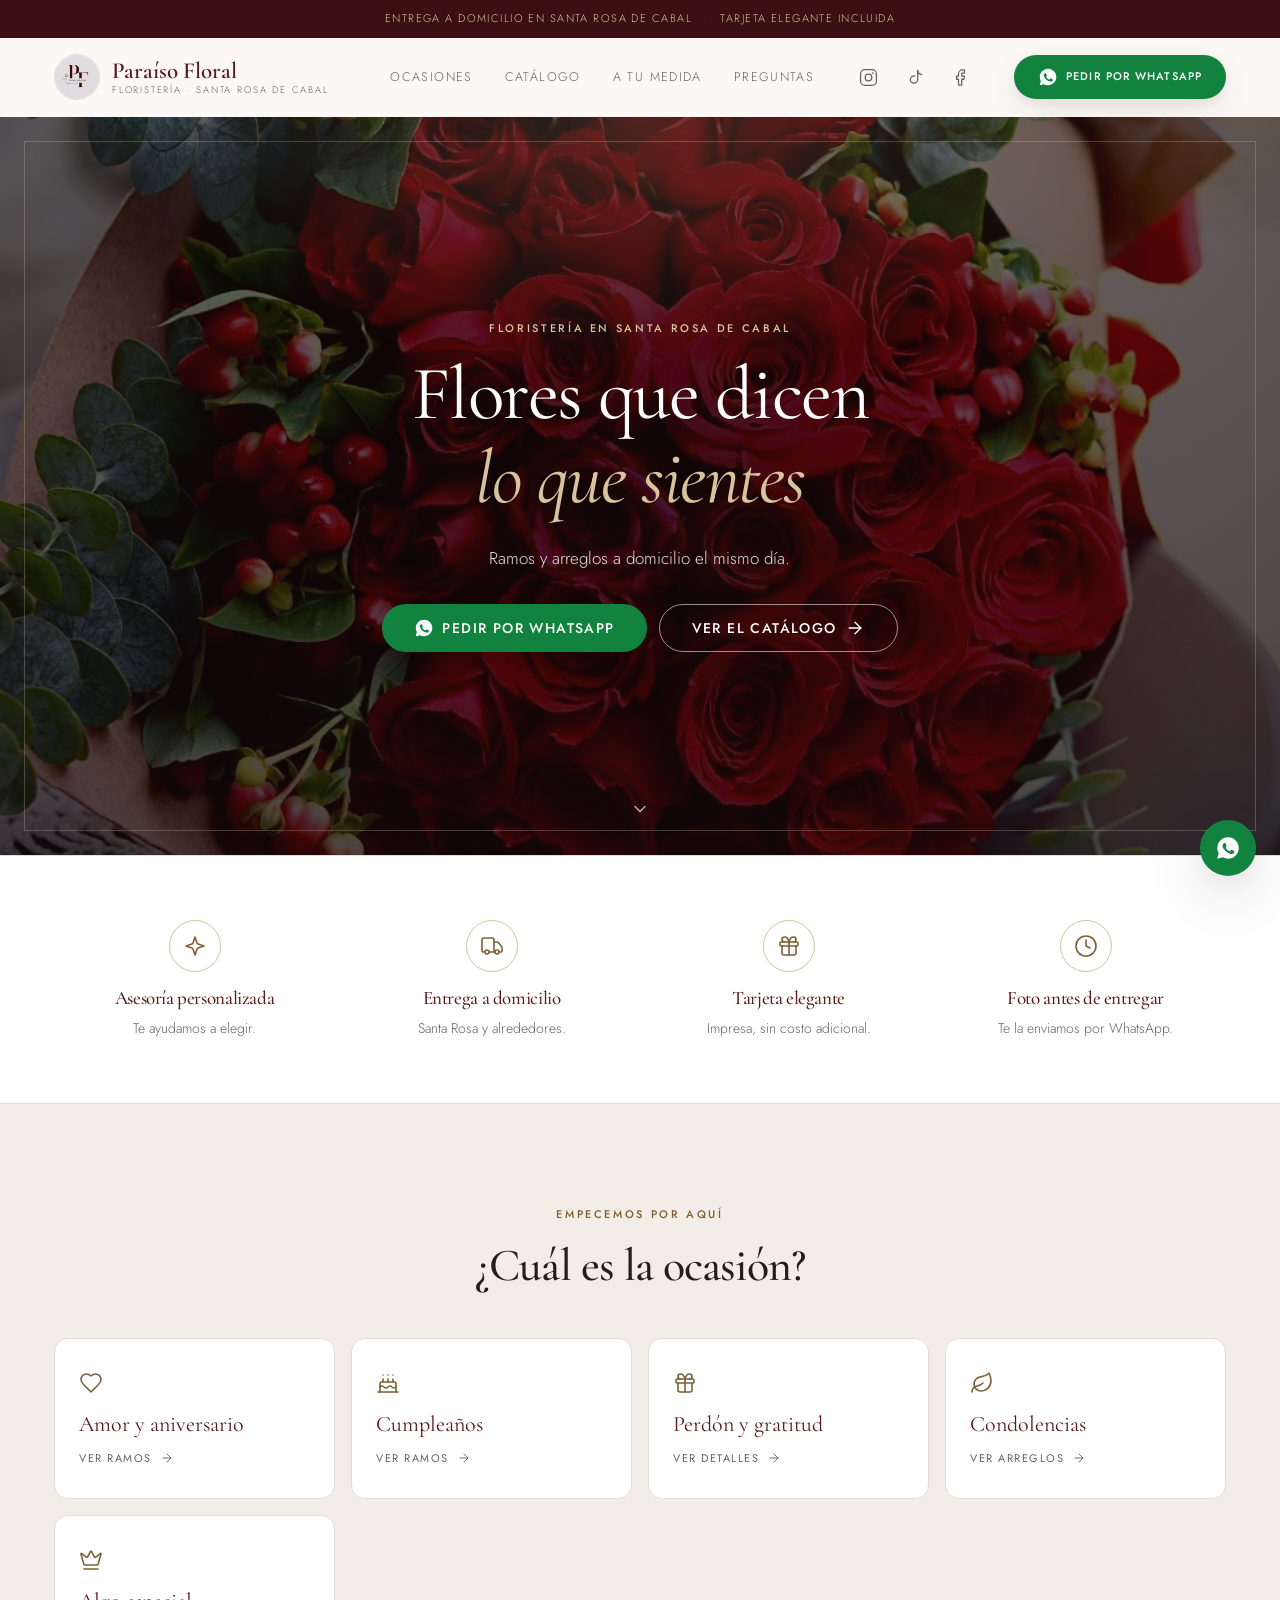
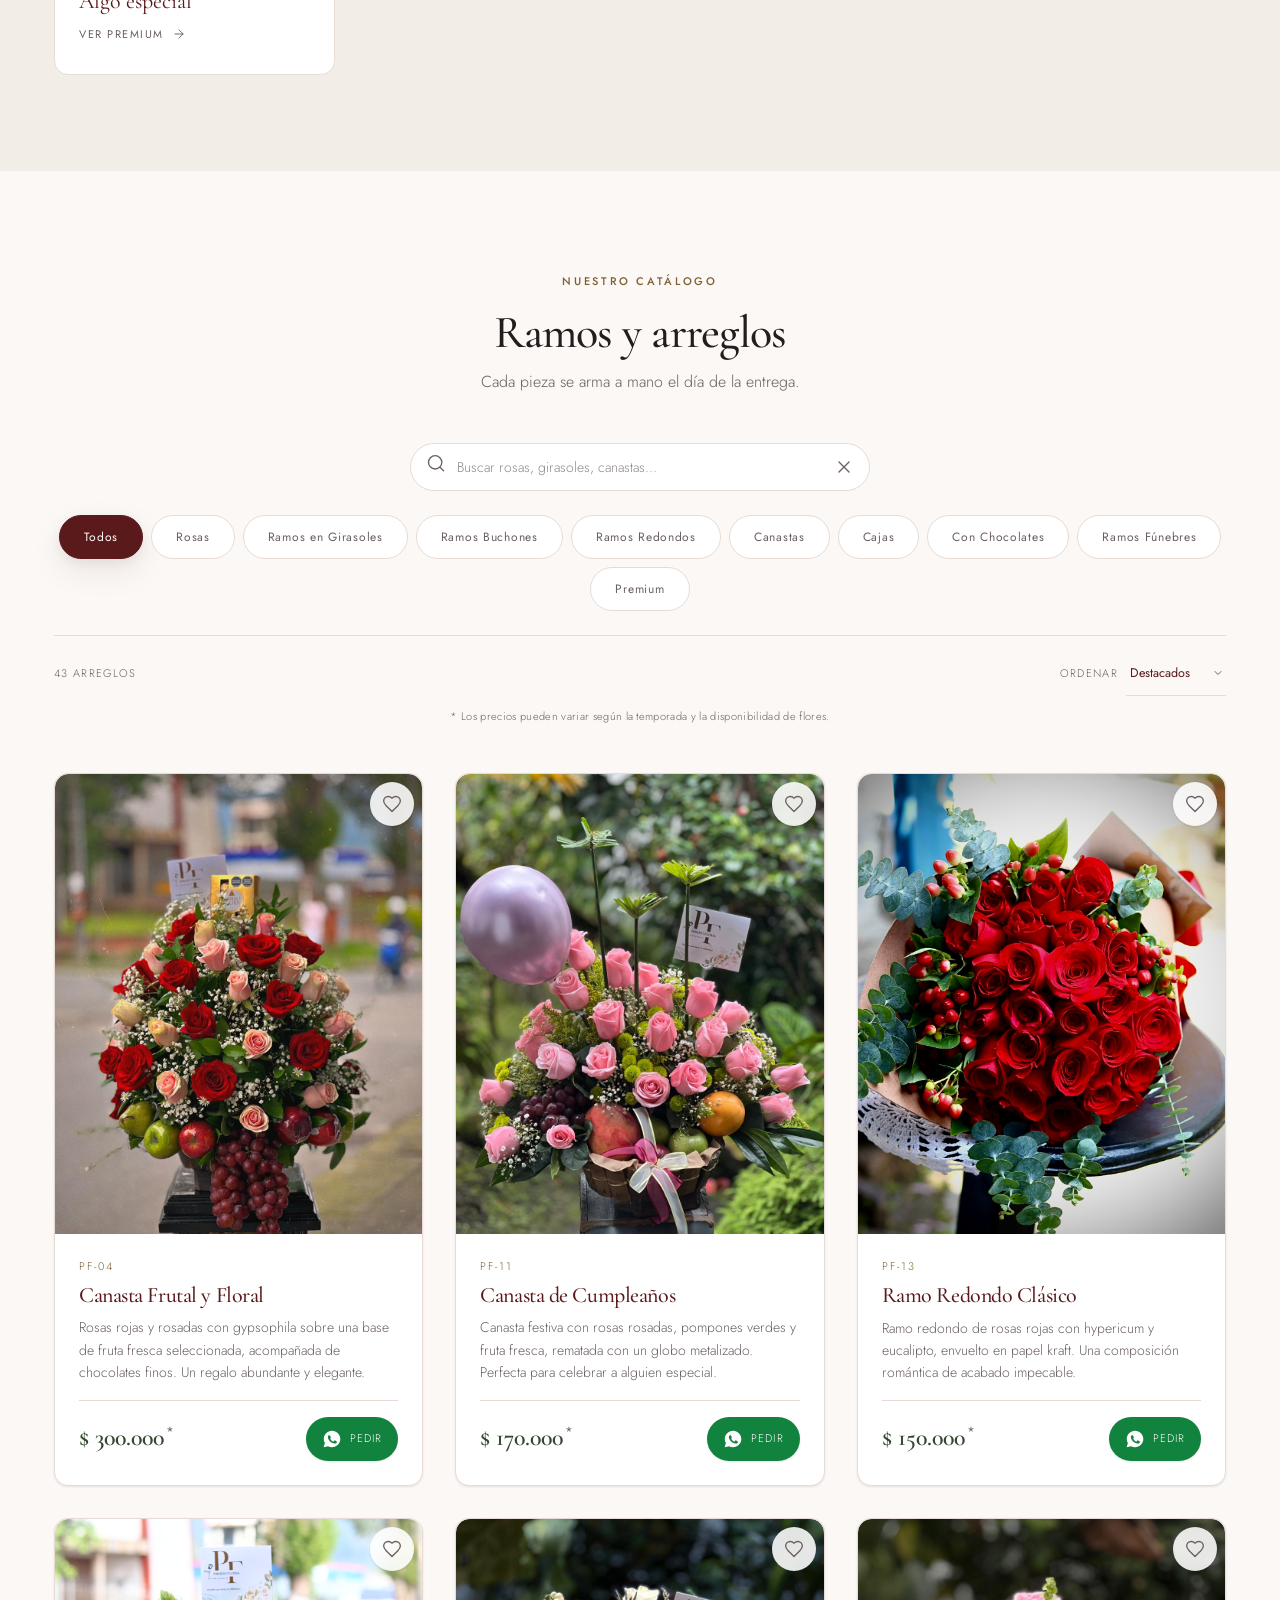
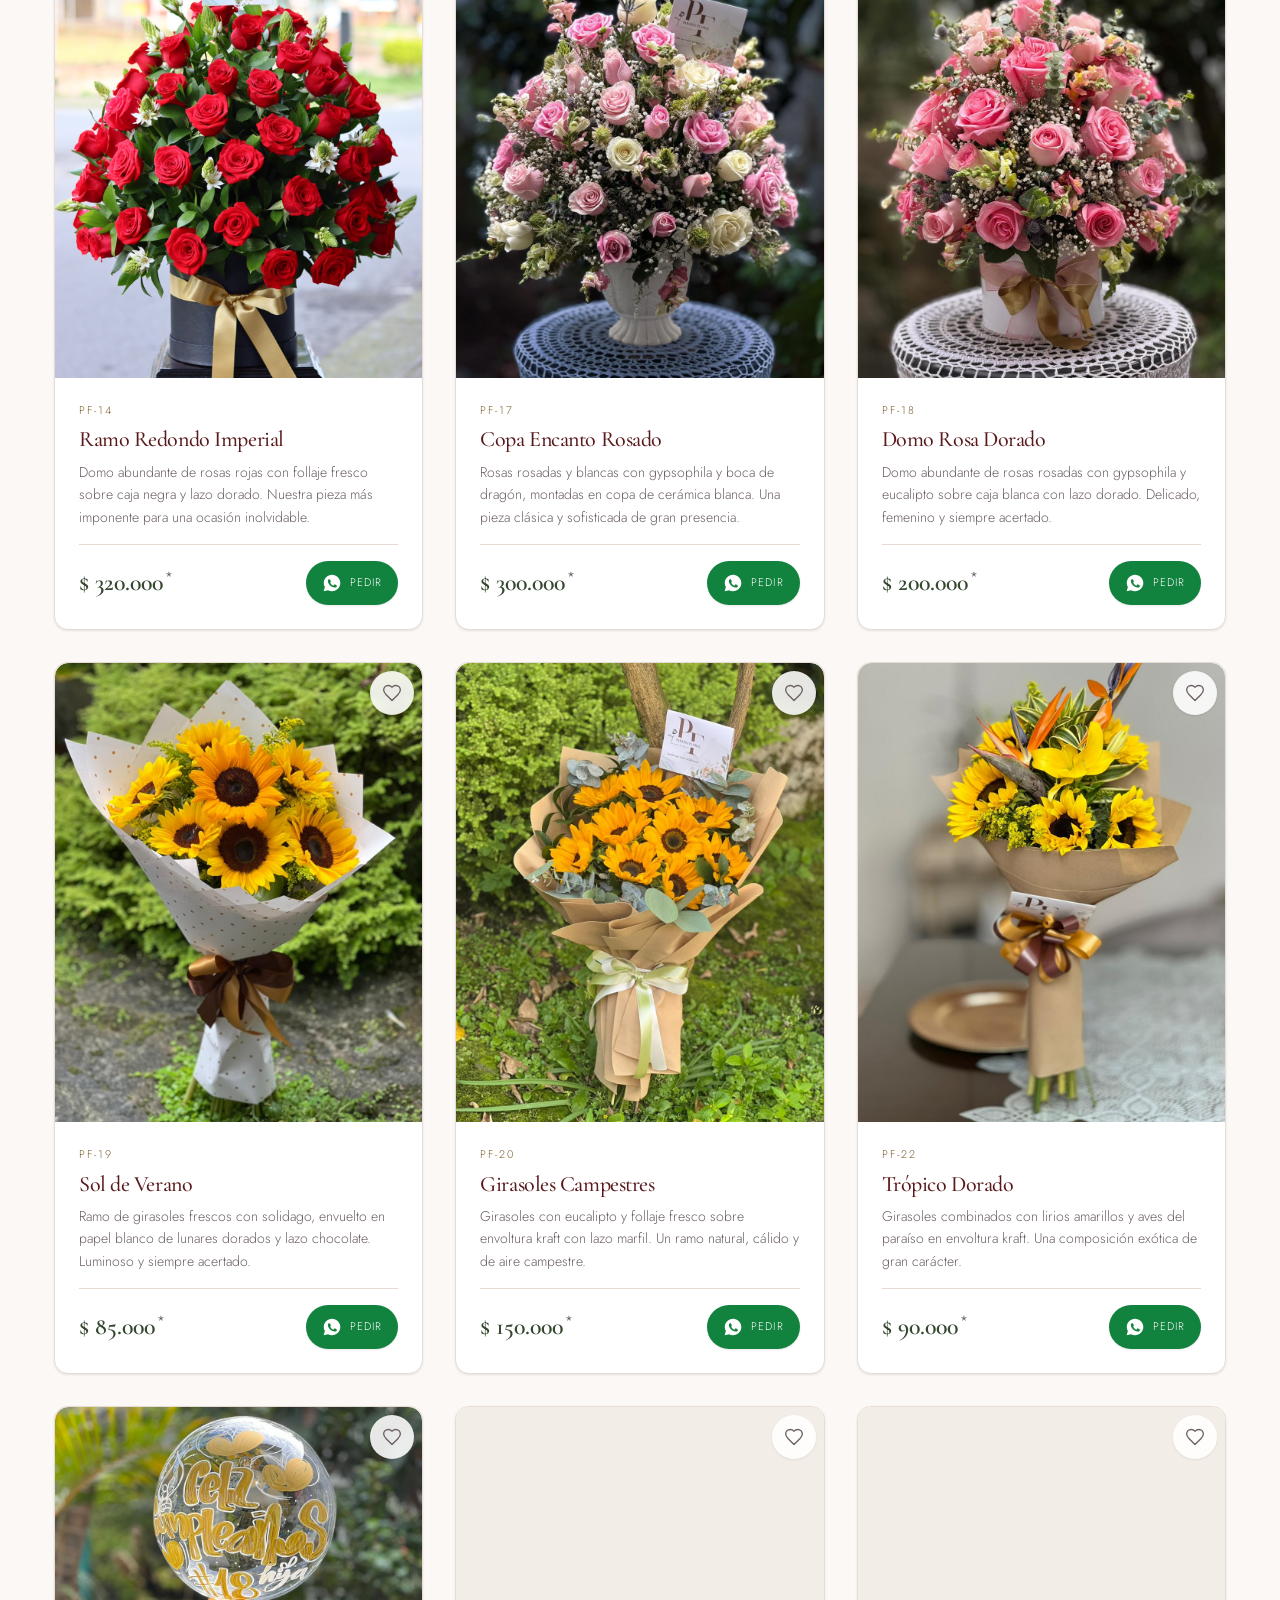
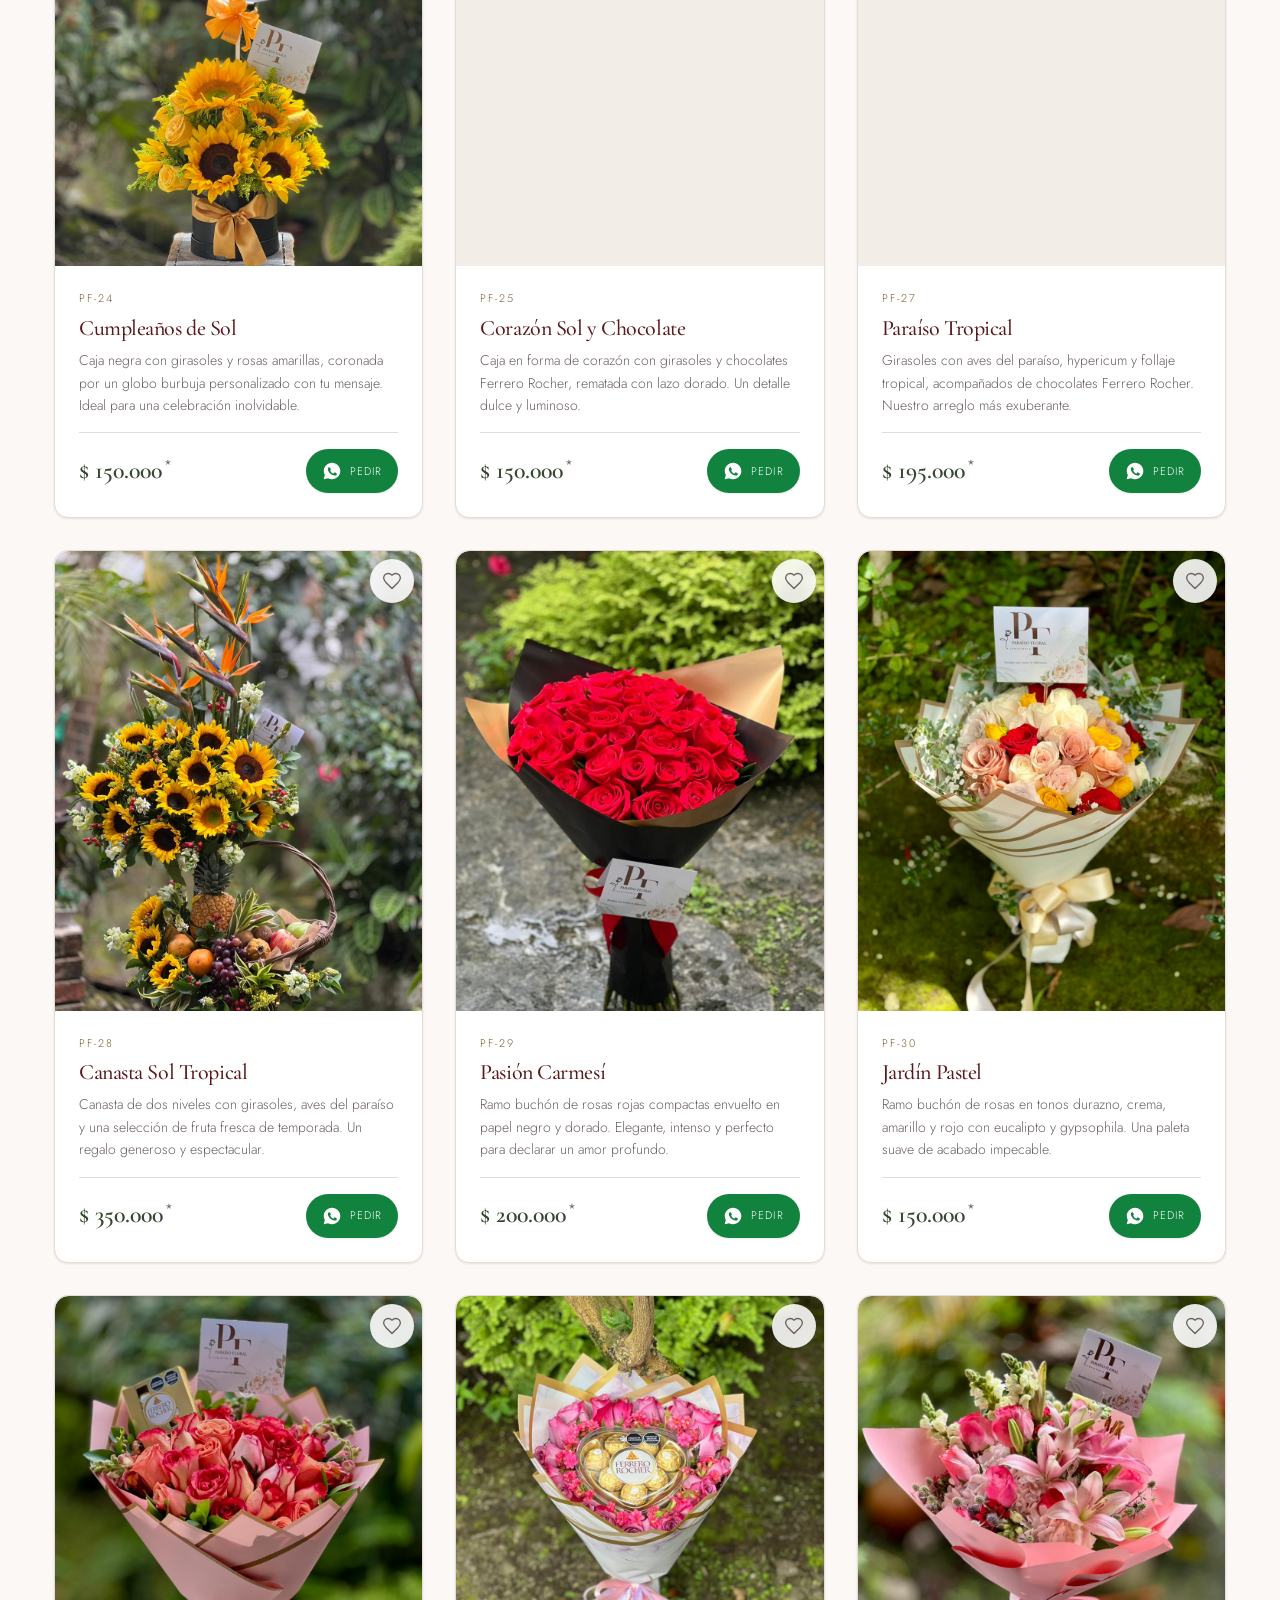
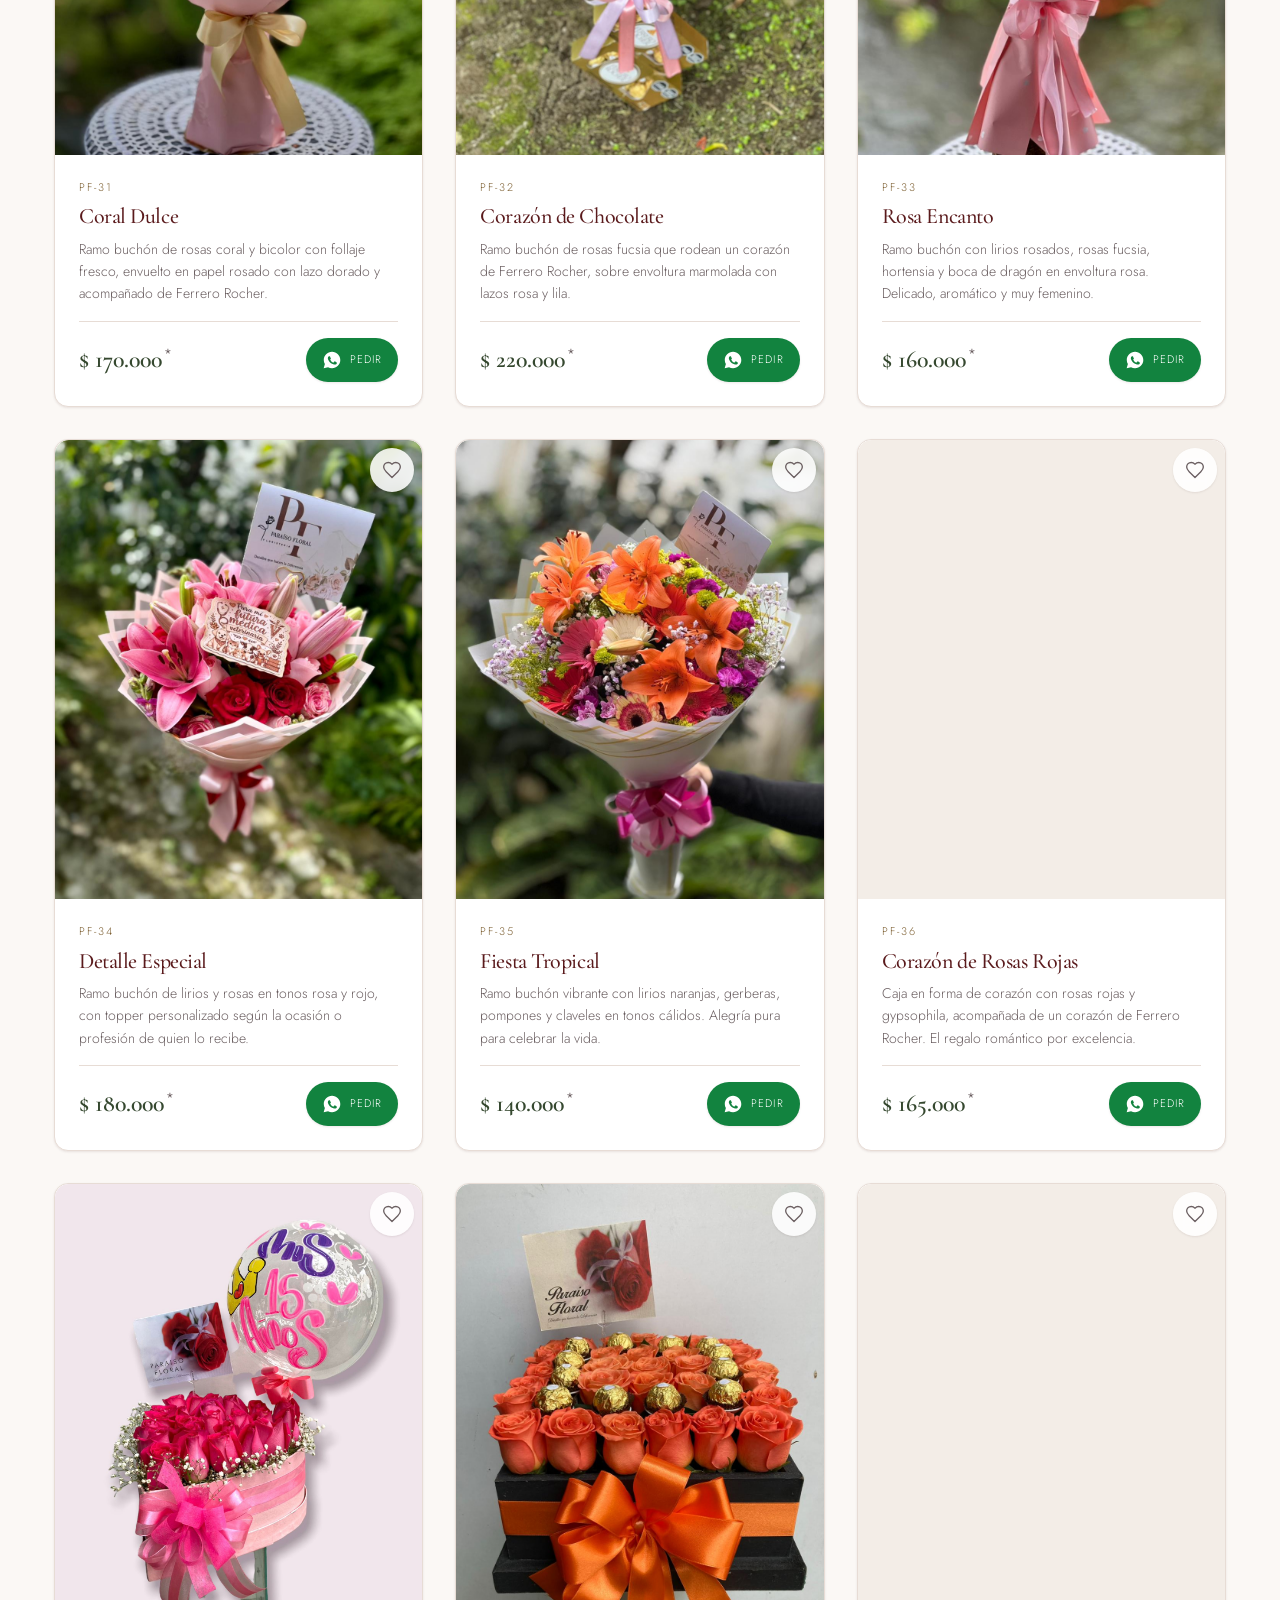
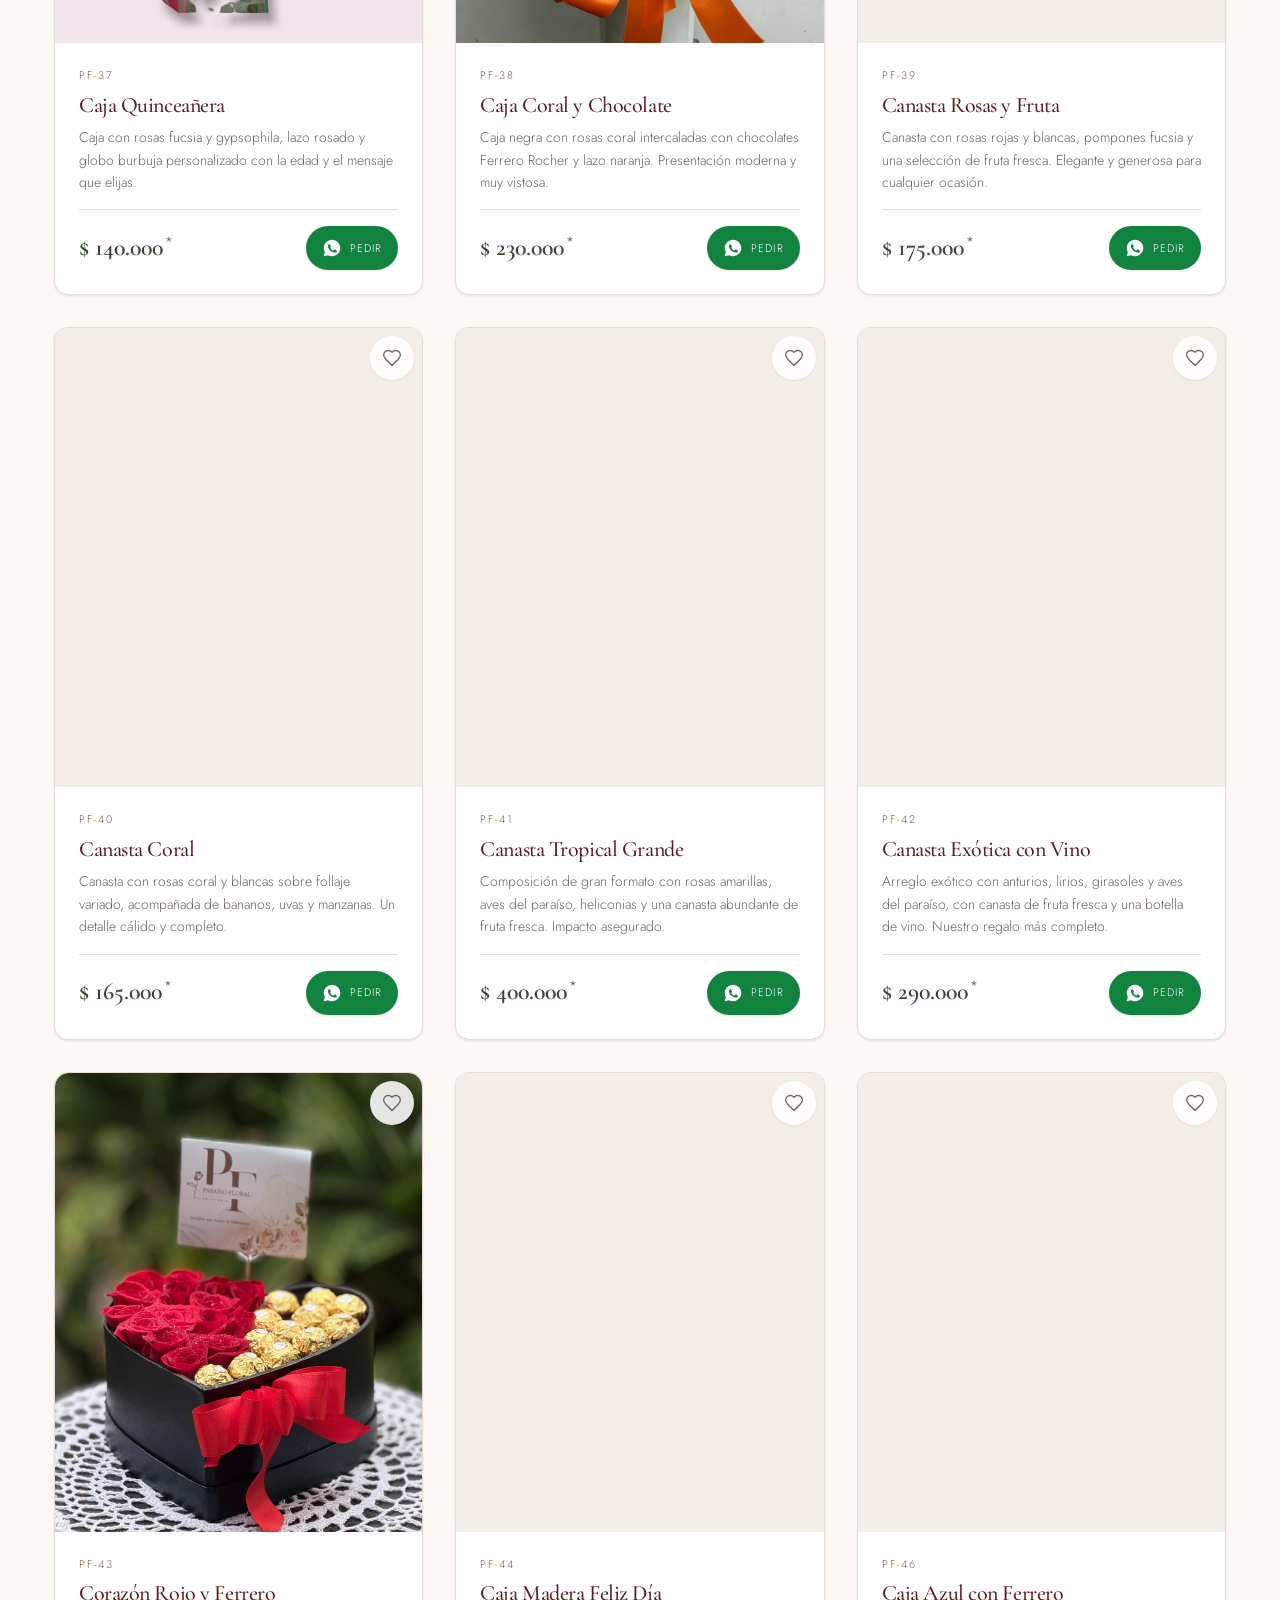
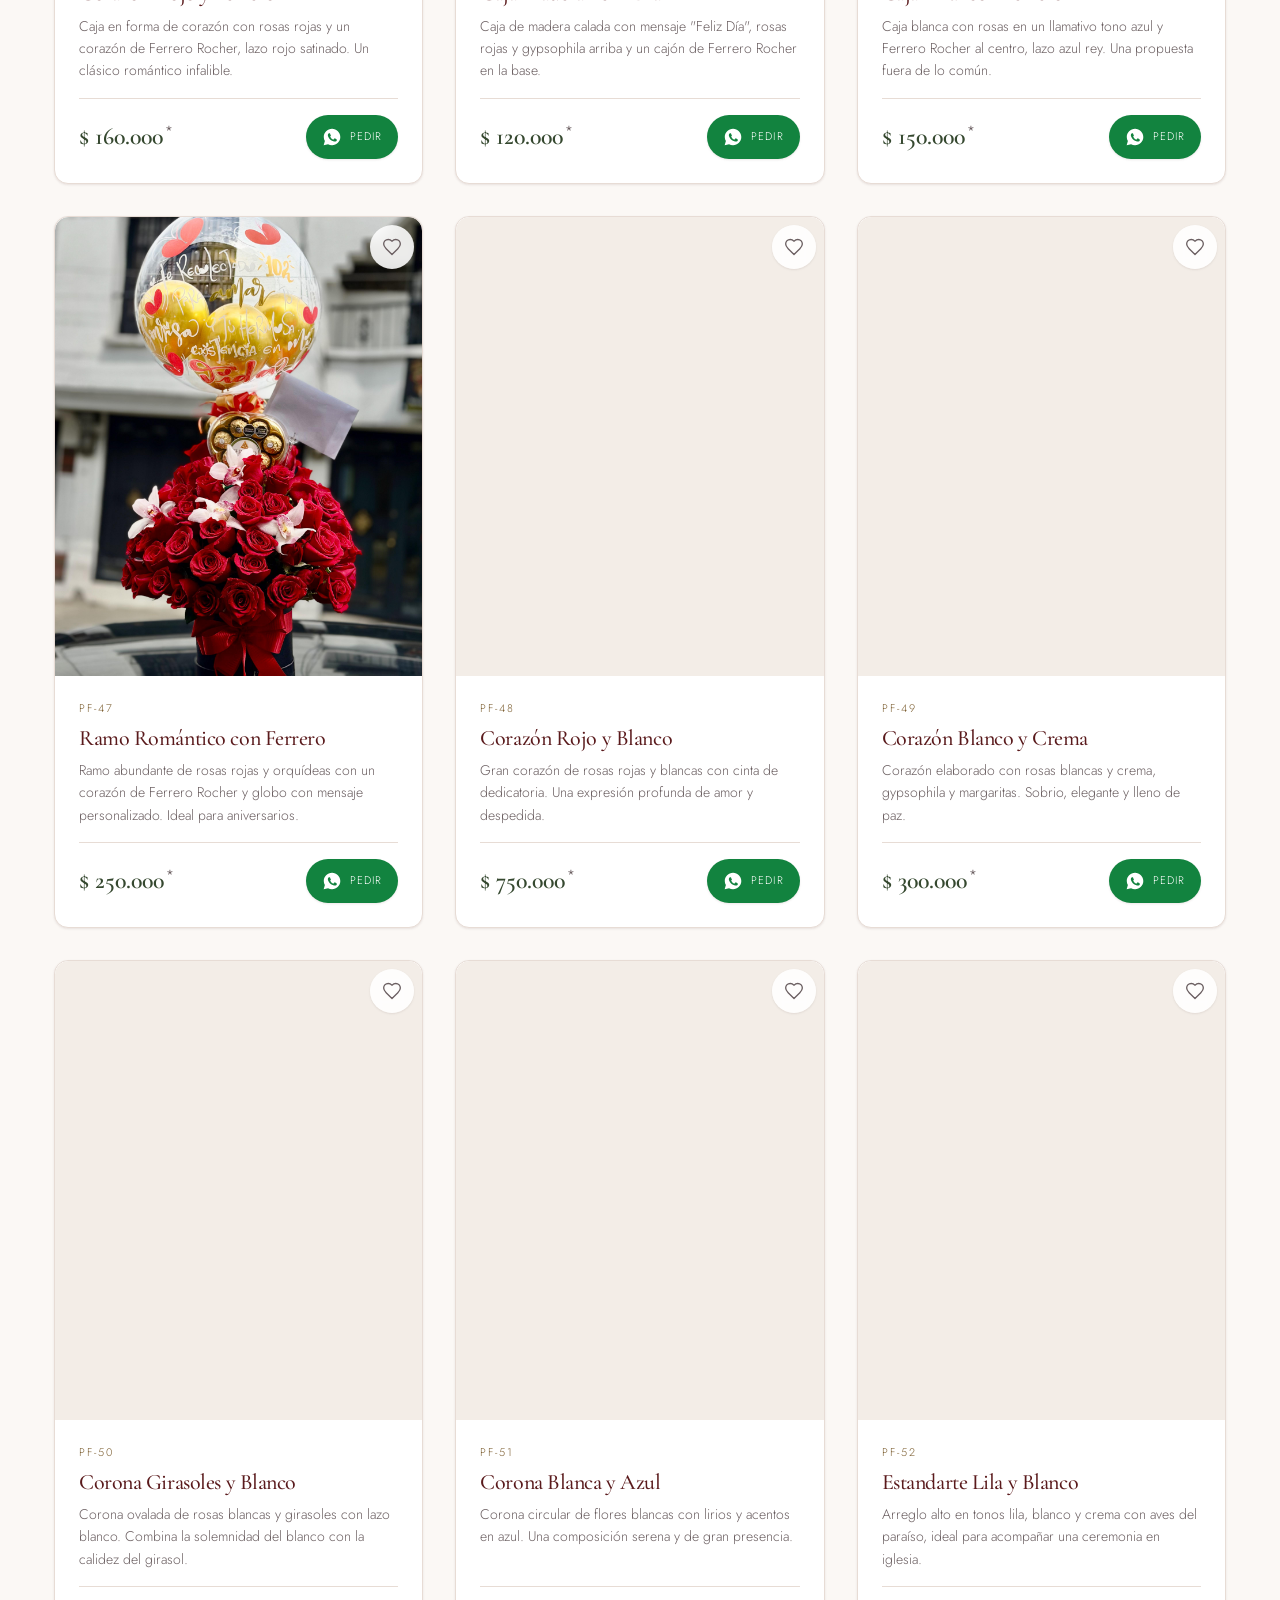
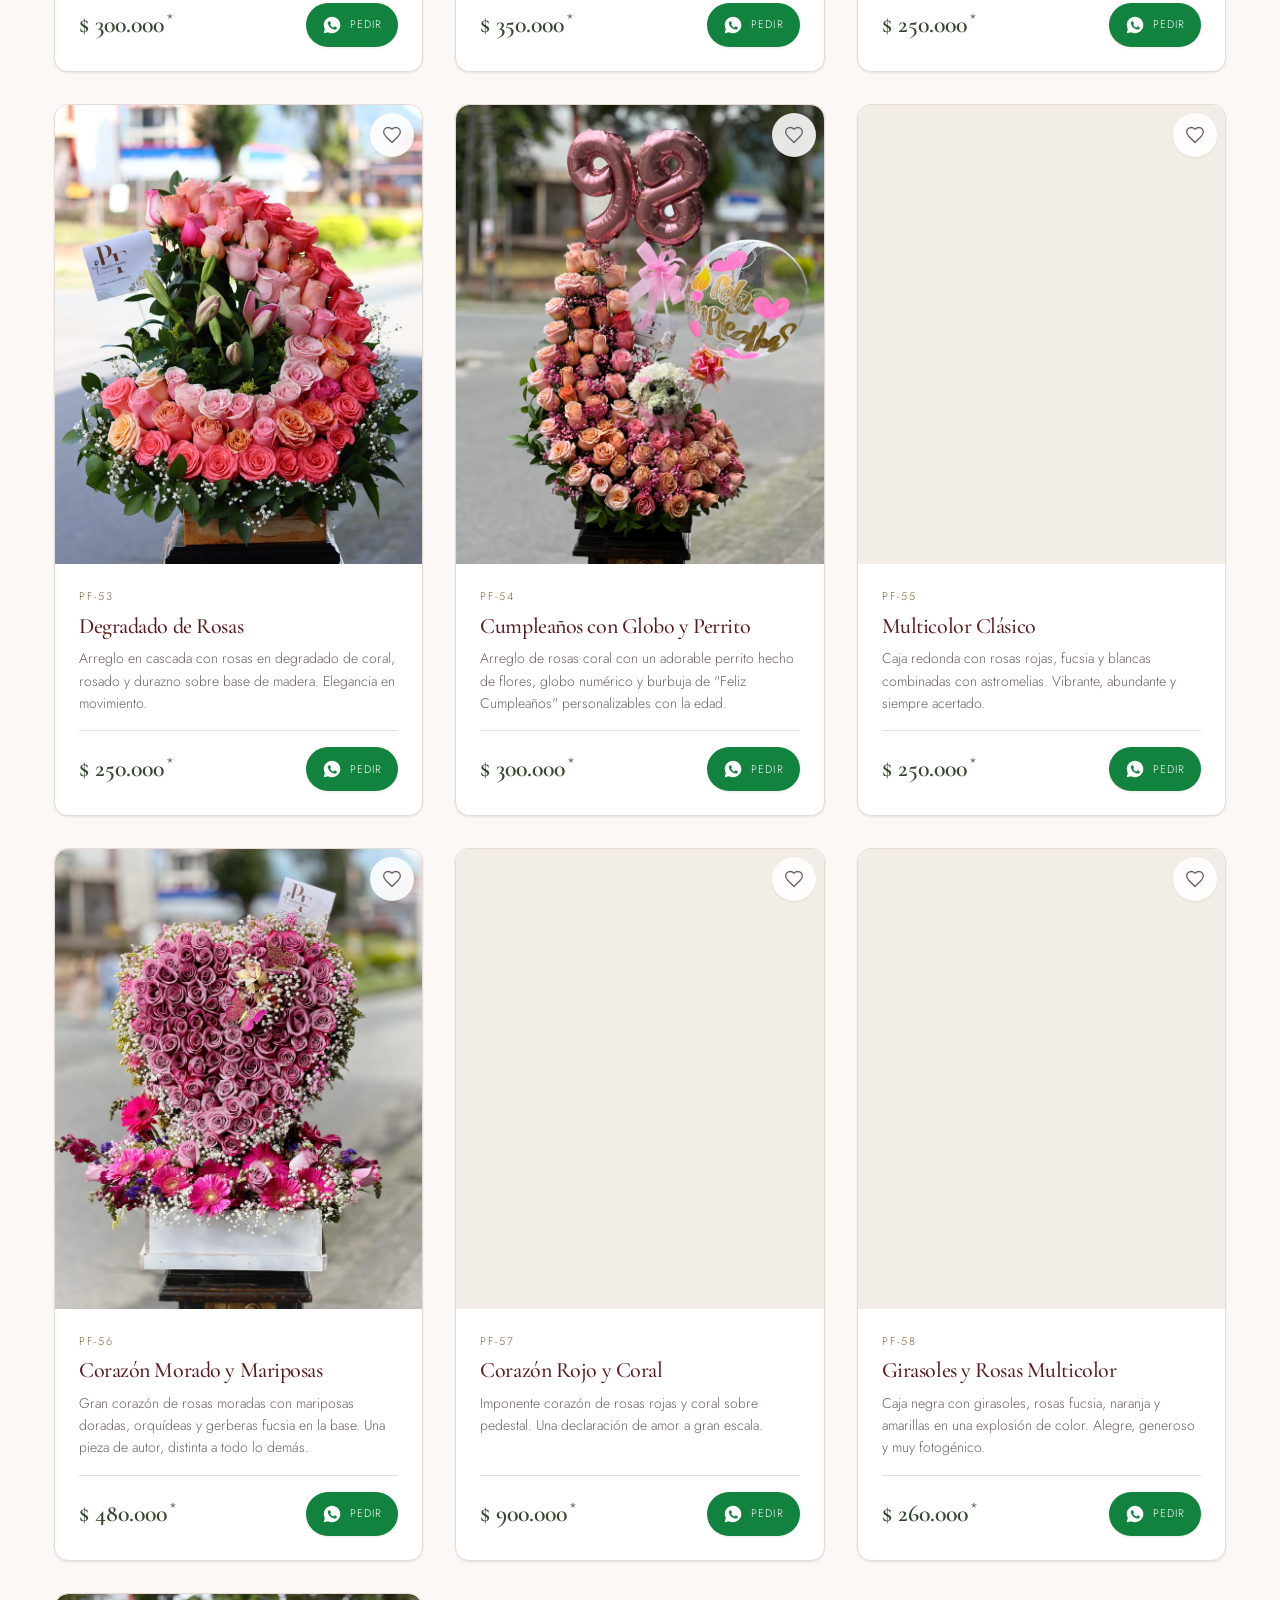
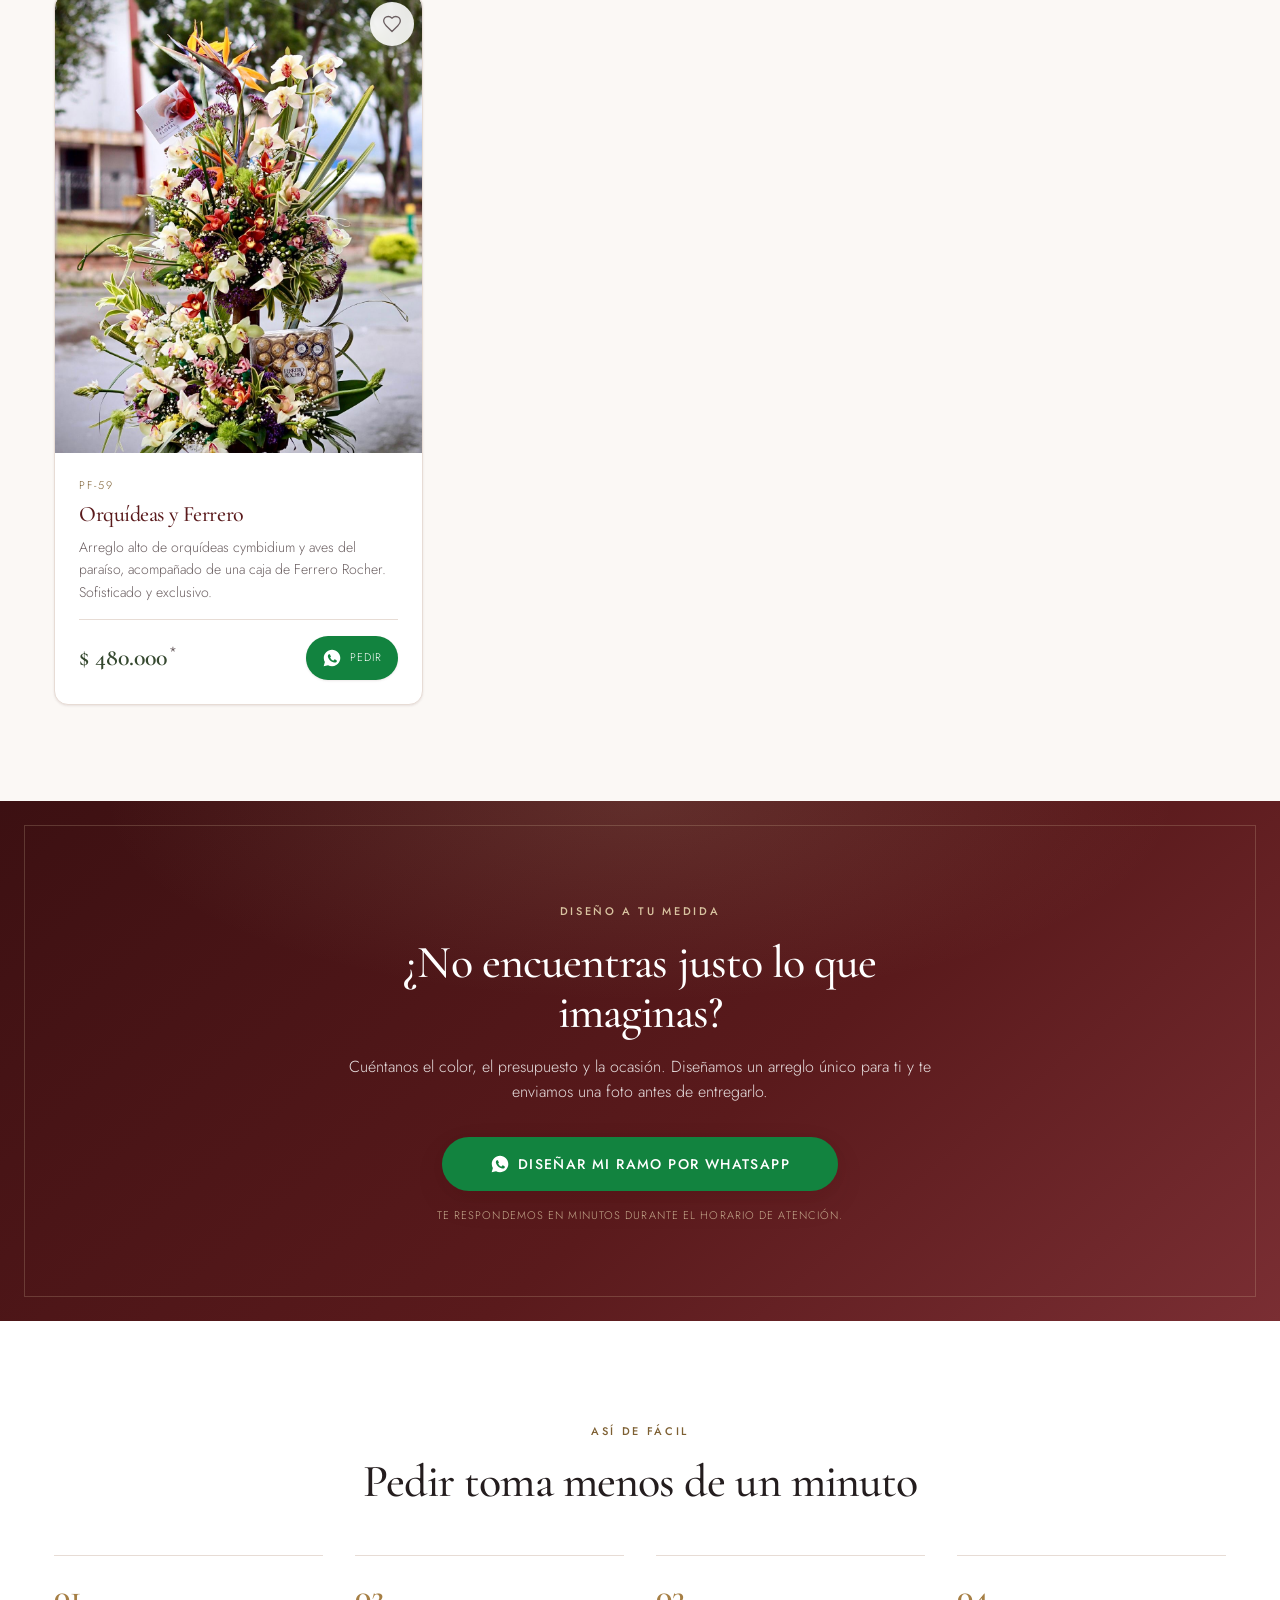
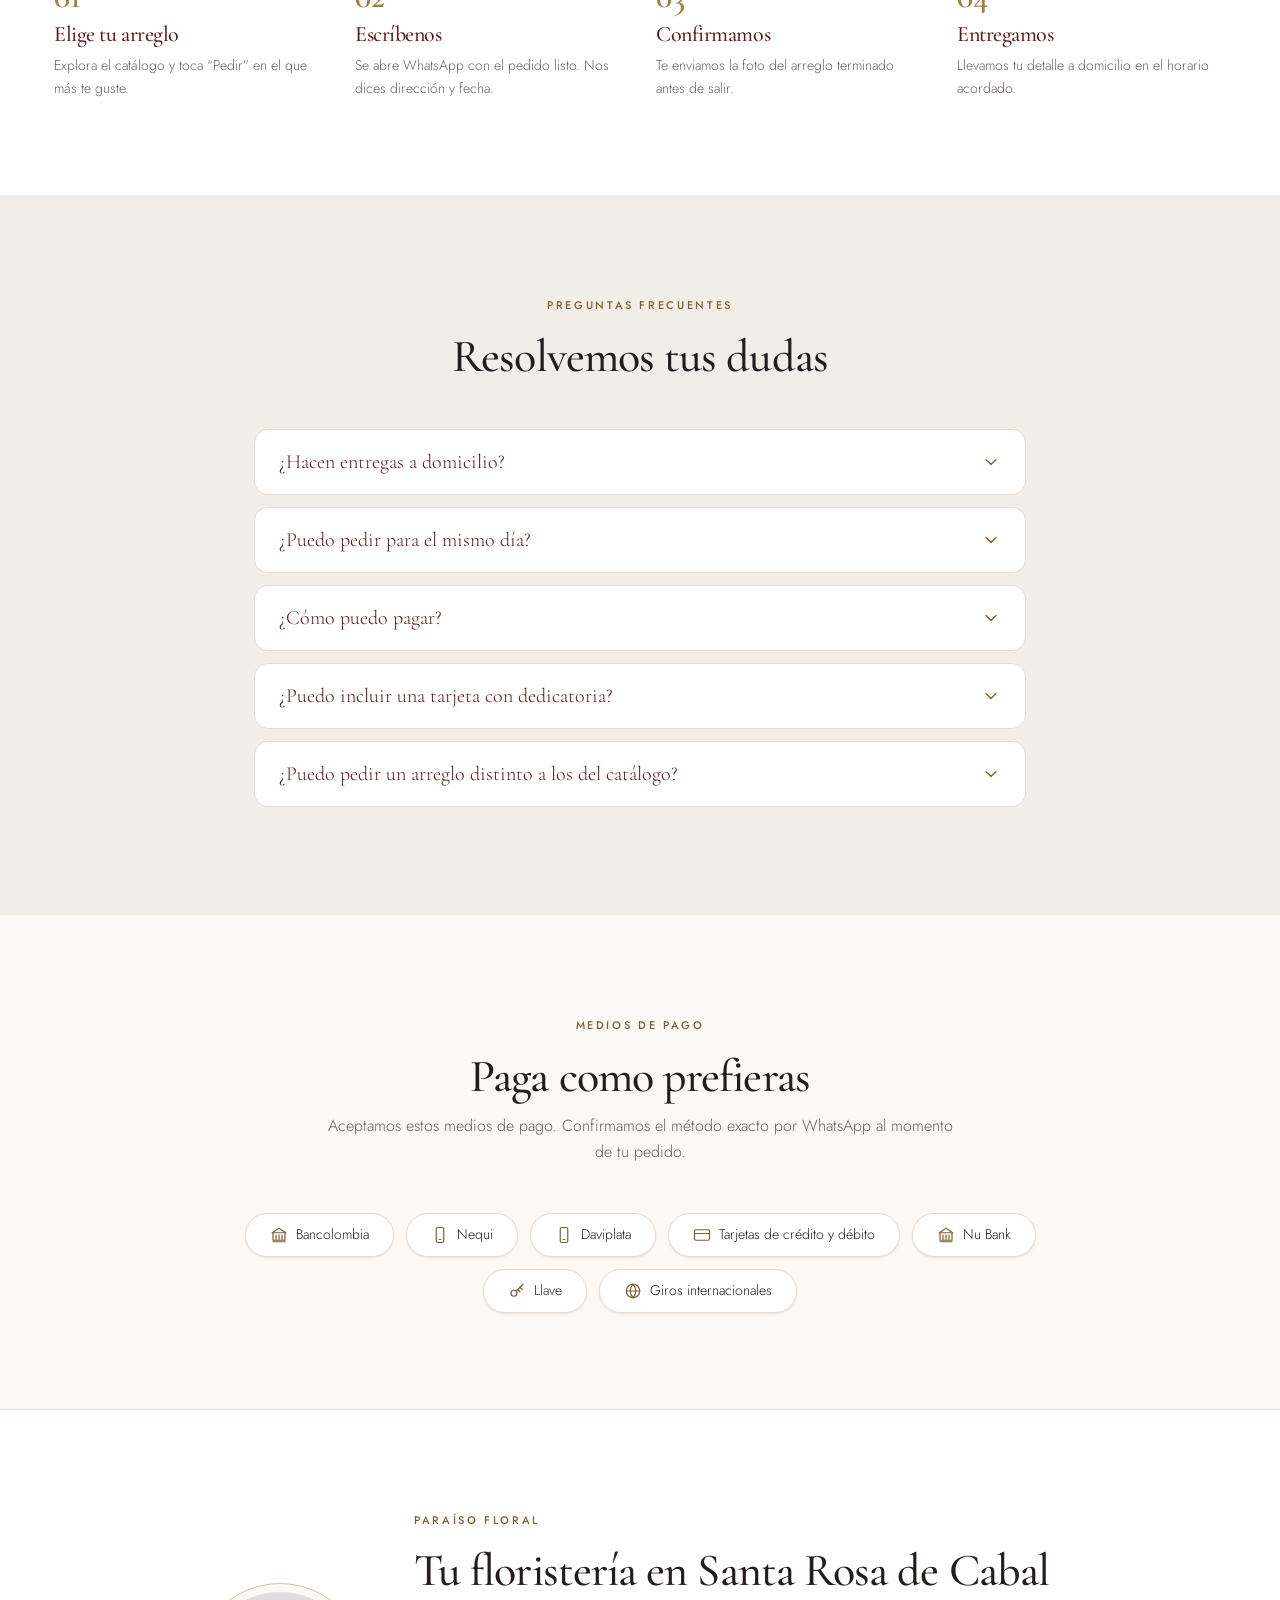
<file: index.html>
<!DOCTYPE html>
<html lang="es">
<head>
<meta charset="UTF-8">
<meta name="viewport" content="width=device-width, initial-scale=1.0">
<title>Floristería en Santa Rosa de Cabal | Paraíso Floral · Flores a Domicilio</title>
<meta name="description" content="Floristería en Santa Rosa de Cabal. Ramos, arreglos, canastas y detalles con flores frescas y entrega a domicilio el mismo día. Pide por WhatsApp al 314 687 2446.">
<meta name="theme-color" content="#5A1A1C">
<link rel="canonical" href="https://floristeriaparaisofloral.com/">
<link rel="icon" href="images/logo.jpg" type="image/jpeg">

<meta name="geo.region" content="CO-RIS">
<meta name="geo.placename" content="Santa Rosa de Cabal">

<meta property="og:type" content="website">
<meta property="og:locale" content="es_CO">
<meta property="og:site_name" content="Floristería Paraíso Floral">
<meta property="og:url" content="https://floristeriaparaisofloral.com/">
<meta property="og:title" content="Floristería en Santa Rosa de Cabal | Paraíso Floral">
<meta property="og:description" content="Ramos, arreglos y canastas con flores frescas y entrega a domicilio en Santa Rosa de Cabal. Pide por WhatsApp.">
<meta property="og:image" content="https://floristeriaparaisofloral.com/images/hero.jpg">
<meta name="twitter:card" content="summary_large_image">
<meta name="twitter:title" content="Floristería en Santa Rosa de Cabal | Paraíso Floral">
<meta name="twitter:description" content="Ramos, arreglos y canastas con flores frescas y entrega a domicilio en Santa Rosa de Cabal.">
<meta name="twitter:image" content="https://floristeriaparaisofloral.com/images/hero.jpg">

<link rel="preconnect" href="https://fonts.googleapis.com">
<link rel="preconnect" href="https://fonts.gstatic.com" crossorigin>
<link rel="preload" as="image" href="images/hero.jpg" fetchpriority="high">
<link href="https://fonts.googleapis.com/css2?family=Cormorant+Garamond:wght@300;400;500;600;700&family=Jost:wght@300;400;500;600&display=swap" rel="stylesheet">
<link rel="stylesheet" href="css/style.css">
</head>
<body>

<!-- ══ Sprite de iconos de trazo (Lucide) ══ -->
<svg width="0" height="0" style="position:absolute" aria-hidden="true" focusable="false">
  <defs>
    <symbol id="i-sparkles" viewBox="0 0 24 24"><path d="m12 3-1.9 5.8a2 2 0 0 1-1.3 1.3L3 12l5.8 1.9a2 2 0 0 1 1.3 1.3L12 21l1.9-5.8a2 2 0 0 1 1.3-1.3L21 12l-5.8-1.9a2 2 0 0 1-1.3-1.3z"/></symbol>
    <symbol id="i-truck" viewBox="0 0 24 24"><path d="M14 18V6a2 2 0 0 0-2-2H4a2 2 0 0 0-2 2v11a1 1 0 0 0 1 1h2"/><path d="M15 18H9"/><path d="M19 18h2a1 1 0 0 0 1-1v-3.65a1 1 0 0 0-.22-.62l-3.48-4.35A1 1 0 0 0 17.52 8H14"/><circle cx="17" cy="18" r="2"/><circle cx="7" cy="18" r="2"/></symbol>
    <symbol id="i-gift" viewBox="0 0 24 24"><rect x="3" y="8" width="18" height="4" rx="1"/><path d="M12 8v13"/><path d="M19 12v7a2 2 0 0 1-2 2H7a2 2 0 0 1-2-2v-7"/><path d="M7.5 8a2.5 2.5 0 0 1 0-5C11 3 12 8 12 8"/><path d="M16.5 8a2.5 2.5 0 0 0 0-5C13 3 12 8 12 8"/></symbol>
    <symbol id="i-clock" viewBox="0 0 24 24"><circle cx="12" cy="12" r="10"/><path d="M12 6v6l4 2"/></symbol>
    <symbol id="i-heart" viewBox="0 0 24 24"><path d="M19 14c1.49-1.46 3-3.21 3-5.5A5.5 5.5 0 0 0 16.5 3c-1.76 0-3 .5-4.5 2-1.5-1.5-2.74-2-4.5-2A5.5 5.5 0 0 0 2 8.5c0 2.3 1.5 4.05 3 5.5l7 7z"/></symbol>
    <symbol id="i-cake" viewBox="0 0 24 24"><path d="M20 21v-8a2 2 0 0 0-2-2H6a2 2 0 0 0-2 2v8"/><path d="M4 16s.5-1 2-1 2.5 2 4 2 2.5-2 4-2 2.5 2 4 2 2-1 2-1"/><path d="M2 21h20"/><path d="M7 8v3M12 8v3M17 8v3"/><path d="M7 4h.01M12 4h.01M17 4h.01"/></symbol>
    <symbol id="i-gem" viewBox="0 0 24 24"><path d="M6 3h12l4 6-10 13L2 9z"/><path d="M11 3 8 9l4 13 4-13-3-6"/><path d="M2 9h20"/></symbol>
    <symbol id="i-leaf" viewBox="0 0 24 24"><path d="M11 20A7 7 0 0 1 9.8 6.1C15.5 5 17 4.48 19 2c1 2 2 4.18 2 8 0 5.5-4.78 10-10 10z"/><path d="M2 21c0-3 1.85-5.36 5.08-6C9.5 14.52 12 13 13 12"/></symbol>
    <symbol id="i-crown" viewBox="0 0 24 24"><path d="M11.56 3.27a.5.5 0 0 1 .88 0l2.95 5.6a1 1 0 0 0 1.51.3l4.28-3.67a.5.5 0 0 1 .8.52l-2.84 10.25a1 1 0 0 1-.95.73H5.81a1 1 0 0 1-.96-.73L2.02 6.02a.5.5 0 0 1 .8-.52L7.1 9.17a1 1 0 0 0 1.51-.3z"/><path d="M5 21h14"/></symbol>
    <symbol id="i-search" viewBox="0 0 24 24"><circle cx="11" cy="11" r="8"/><path d="m21 21-4.3-4.3"/></symbol>
    <symbol id="i-x" viewBox="0 0 24 24"><path d="M18 6 6 18M6 6l12 12"/></symbol>
    <symbol id="i-arrow-right" viewBox="0 0 24 24"><path d="M5 12h14"/><path d="m12 5 7 7-7 7"/></symbol>
    <symbol id="i-chevron-down" viewBox="0 0 24 24"><path d="m6 9 6 6 6-6"/></symbol>
    <symbol id="i-check" viewBox="0 0 24 24"><path d="M20 6 9 17l-5-5"/></symbol>
    <symbol id="i-map-pin" viewBox="0 0 24 24"><path d="M20 10c0 6-8 12-8 12s-8-6-8-12a8 8 0 0 1 16 0z"/><circle cx="12" cy="10" r="3"/></symbol>
    <symbol id="i-flower" viewBox="0 0 24 24"><circle cx="12" cy="12" r="3"/><path d="M12 9a3 3 0 1 0 0-6 3 3 0 0 0 0 6z"/><path d="M12 21a3 3 0 1 0 0-6 3 3 0 0 0 0 6z"/><path d="M9 12a3 3 0 1 0-6 0 3 3 0 0 0 6 0z"/><path d="M21 12a3 3 0 1 0-6 0 3 3 0 0 0 6 0z"/></symbol>
    <symbol id="i-whatsapp" viewBox="0 0 24 24"><path d="M12.04 2C6.58 2 2.13 6.45 2.13 11.91c0 1.75.46 3.45 1.32 4.95L2 22l5.25-1.38a9.9 9.9 0 0 0 4.79 1.22h.01c5.46 0 9.91-4.45 9.91-9.91C21.96 6.45 17.5 2 12.04 2zm5.8 14.16c-.24.68-1.4 1.3-1.94 1.34-.5.05-.96.23-3.23-.67-2.72-1.07-4.44-3.85-4.57-4.03-.13-.18-1.09-1.45-1.09-2.76 0-1.31.69-1.96.93-2.22.24-.27.53-.34.71-.34.18 0 .35 0 .51.01.16.01.38-.06.6.46.22.53.76 1.83.83 1.96.07.13.11.29.02.47-.09.18-.13.29-.26.45-.13.16-.28.35-.4.47-.13.13-.27.28-.12.54.15.27.68 1.12 1.46 1.81 1 .89 1.85 1.17 2.11 1.3.27.13.42.11.58-.07.16-.18.67-.78.85-1.05.18-.27.36-.22.6-.13.24.09 1.54.73 1.8.86.27.13.44.2.51.31.07.11.07.65-.17 1.33z"/></symbol>
    <symbol id="i-card" viewBox="0 0 24 24"><rect x="2" y="5" width="20" height="14" rx="2"/><line x1="2" y1="10" x2="22" y2="10"/></symbol>
    <symbol id="i-bank" viewBox="0 0 24 24"><path d="M3 9 12 3l9 6"/><rect x="4" y="9" width="16" height="10"/><line x1="4" y1="21" x2="20" y2="21"/><line x1="8" y1="12" x2="8" y2="18"/><line x1="12" y1="12" x2="12" y2="18"/><line x1="16" y1="12" x2="16" y2="18"/></symbol>
    <symbol id="i-phone" viewBox="0 0 24 24"><rect x="7" y="2" width="10" height="20" rx="2"/><line x1="11" y1="18" x2="13" y2="18"/></symbol>
    <symbol id="i-globe" viewBox="0 0 24 24"><circle cx="12" cy="12" r="9"/><line x1="3" y1="12" x2="21" y2="12"/><path d="M12 3a13 13 0 0 1 0 18"/><path d="M12 3a13 13 0 0 0 0 18"/></symbol>
    <symbol id="i-key" viewBox="0 0 24 24"><circle cx="8" cy="15" r="4"/><line x1="11" y1="12" x2="20" y2="3"/><line x1="16" y1="7" x2="19" y2="10"/><line x1="13" y1="10" x2="16" y2="13"/></symbol>
    <symbol id="i-instagram" viewBox="0 0 24 24"><rect x="2" y="2" width="20" height="20" rx="5.5"/><circle cx="12" cy="12" r="4.2"/><circle cx="17.6" cy="6.4" r="1.1" fill="currentColor" stroke="none"/></symbol>
    <symbol id="i-tiktok" viewBox="0 0 24 24"><path d="M16 3v11.6a4.6 4.6 0 1 1-4.6-4.6c.4 0 .8.05 1.1.15"/><path d="M16 3a5.4 5.4 0 0 0 5.2 5.2"/></symbol>
    <symbol id="i-facebook" viewBox="0 0 24 24"><path d="M17 2.5h-2.7A4.8 4.8 0 0 0 9.5 7.3v2.9H7v4h2.5v7.3h4v-7.3h2.8l.7-4h-3.5V7.6a1.1 1.1 0 0 1 1.1-1.1H17z"/></symbol>
    <symbol id="i-star" viewBox="0 0 24 24"><path d="m12 3 2.8 5.7 6.2.9-4.5 4.4 1.1 6.2L12 17.3 6.4 20.2l1.1-6.2L3 9.6l6.2-.9z"/></symbol>
  </defs>
</svg>

<!-- ══ Barra superior ══ -->
<div class="topbar">
  <div class="wrap topbar-inner">
    <span class="topbar-item">Entrega a domicilio en Santa Rosa de Cabal</span>
    <span class="topbar-sep">·</span>
    <span class="topbar-item">Tarjeta elegante incluida</span>
  </div>
</div>

<!-- ══ Encabezado ══ -->
<header class="header" id="header">
  <div class="wrap header-inner">
    <a href="#inicio" class="brand">
      <img class="brand-logo" src="images/logo.jpg" alt="Floristería Paraíso Floral" width="46" height="46">
      <span class="brand-text">
        <span class="brand-name">Paraíso Floral</span>
        <span class="brand-sub">Floristería · Santa Rosa de Cabal</span>
      </span>
    </a>

    <nav class="nav" id="nav">
      <a href="#ocasiones">Ocasiones</a>
      <a href="#catalogo">Catálogo</a>
      <a href="#personalizado">A tu medida</a>
      <a href="#preguntas">Preguntas</a>

      <div class="nav-social">
        <a href="https://www.instagram.com/floristeriaparaisoflorall" target="_blank" rel="noopener" aria-label="Instagram de Paraíso Floral">
          <svg class="ico" aria-hidden="true"><use href="#i-instagram"/></svg>
        </a>
        <a href="https://www.tiktok.com/@floristeriaparaisofloral" target="_blank" rel="noopener" aria-label="TikTok de Paraíso Floral">
          <svg class="ico" aria-hidden="true"><use href="#i-tiktok"/></svg>
        </a>
        <a href="https://www.facebook.com/paraisofloraloficial" target="_blank" rel="noopener" aria-label="Facebook de Paraíso Floral">
          <svg class="ico" aria-hidden="true"><use href="#i-facebook"/></svg>
        </a>
        <a class="nav-rate" href="https://g.page/r/CdbgGrsCxlpqEBM/review" target="_blank" rel="noopener">
          <svg class="ico" aria-hidden="true"><use href="#i-star"/></svg>
          Califícanos
        </a>
      </div>
    </nav>

    <div class="header-social">
      <a href="https://www.instagram.com/floristeriaparaisoflorall" target="_blank" rel="noopener" aria-label="Instagram de Paraíso Floral">
        <svg class="ico" aria-hidden="true"><use href="#i-instagram"/></svg>
      </a>
      <a href="https://www.tiktok.com/@floristeriaparaisofloral" target="_blank" rel="noopener" aria-label="TikTok de Paraíso Floral">
        <svg class="ico" aria-hidden="true"><use href="#i-tiktok"/></svg>
      </a>
      <a href="https://www.facebook.com/paraisofloraloficial" target="_blank" rel="noopener" aria-label="Facebook de Paraíso Floral">
        <svg class="ico" aria-hidden="true"><use href="#i-facebook"/></svg>
      </a>
    </div>

    <a class="btn btn-wa btn-sm header-cta" href="https://wa.me/573146872446?text=Hola%2C%20quiero%20hacer%20un%20pedido%20de%20flores" target="_blank" rel="noopener">
      <svg class="ico ico-brand" aria-hidden="true"><use href="#i-whatsapp"/></svg>
      Pedir por WhatsApp
    </a>

    <button class="nav-toggle" id="navToggle" aria-label="Abrir menú" aria-expanded="false" aria-controls="nav">
      <span></span><span></span><span></span>
    </button>
  </div>
</header>

<!-- ══ Portada ══ -->
<section class="hero" id="inicio">
  <div class="hero-bg"></div>
  <div class="hero-frame"></div>
  <div class="wrap hero-inner">
    <h1 class="hero-title reveal">
      <span class="hero-eyebrow">Floristería en Santa Rosa de Cabal</span>
      Flores que dicen<br><em>lo que sientes</em>
    </h1>
    <p class="hero-text reveal">Ramos y arreglos a domicilio el mismo día.</p>
    <div class="hero-actions reveal">
      <a class="btn btn-wa" href="https://wa.me/573146872446?text=Hola%2C%20quiero%20hacer%20un%20pedido%20de%20flores" target="_blank" rel="noopener">
        <svg class="ico ico-brand" aria-hidden="true"><use href="#i-whatsapp"/></svg>
        Pedir por WhatsApp
      </a>
      <a class="btn btn-ghost" href="#catalogo">
        Ver el catálogo
        <svg class="ico ico-arrow" aria-hidden="true"><use href="#i-arrow-right"/></svg>
      </a>
    </div>
  </div>
  <a href="#confianza" class="hero-scroll" aria-label="Bajar al contenido">
    <svg class="ico" aria-hidden="true"><use href="#i-chevron-down"/></svg>
  </a>
</section>

<!-- ══ Franja de confianza ══ -->
<section class="trust" id="confianza">
  <div class="wrap trust-grid">
    <div class="trust-item reveal">
      <span class="trust-ico"><svg class="ico ico-lg" aria-hidden="true"><use href="#i-sparkles"/></svg></span>
      <h3>Asesoría personalizada</h3>
      <p>Te ayudamos a elegir.</p>
    </div>
    <div class="trust-item reveal">
      <span class="trust-ico"><svg class="ico ico-lg" aria-hidden="true"><use href="#i-truck"/></svg></span>
      <h3>Entrega a domicilio</h3>
      <p>Santa Rosa y alrededores.</p>
    </div>
    <div class="trust-item reveal">
      <span class="trust-ico"><svg class="ico ico-lg" aria-hidden="true"><use href="#i-gift"/></svg></span>
      <h3>Tarjeta elegante</h3>
      <p>Impresa, sin costo adicional.</p>
    </div>
    <div class="trust-item reveal">
      <span class="trust-ico"><svg class="ico ico-lg" aria-hidden="true"><use href="#i-clock"/></svg></span>
      <h3>Foto antes de entregar</h3>
      <p>Te la enviamos por WhatsApp.</p>
    </div>
  </div>
</section>

<!-- ══ Ocasiones ══ -->
<section class="section occasions" id="ocasiones">
  <div class="wrap">
    <div class="section-head reveal">
      <span class="eyebrow dark">Empecemos por aquí</span>
      <h2>¿Cuál es la ocasión?</h2>
    </div>

    <div class="occ-grid" id="occGrid">
      <button class="occ reveal" data-occ="rosas">
        <span class="occ-ico"><svg class="ico ico-lg" aria-hidden="true"><use href="#i-heart"/></svg></span>
        <span class="occ-name">Amor y aniversario</span>
        <span class="occ-go">Ver ramos <svg class="ico ico-arrow" aria-hidden="true" style="width:14px;height:14px"><use href="#i-arrow-right"/></svg></span>
      </button>
      <button class="occ reveal" data-occ="girasoles">
        <span class="occ-ico"><svg class="ico ico-lg" aria-hidden="true"><use href="#i-cake"/></svg></span>
        <span class="occ-name">Cumpleaños</span>
        <span class="occ-go">Ver ramos <svg class="ico ico-arrow" aria-hidden="true" style="width:14px;height:14px"><use href="#i-arrow-right"/></svg></span>
      </button>
      <button class="occ reveal" data-occ="chocolates">
        <span class="occ-ico"><svg class="ico ico-lg" aria-hidden="true"><use href="#i-gift"/></svg></span>
        <span class="occ-name">Perdón y gratitud</span>
        <span class="occ-go">Ver detalles <svg class="ico ico-arrow" aria-hidden="true" style="width:14px;height:14px"><use href="#i-arrow-right"/></svg></span>
      </button>
      <button class="occ reveal" data-occ="funebres">
        <span class="occ-ico"><svg class="ico ico-lg" aria-hidden="true"><use href="#i-leaf"/></svg></span>
        <span class="occ-name">Condolencias</span>
        <span class="occ-go">Ver arreglos <svg class="ico ico-arrow" aria-hidden="true" style="width:14px;height:14px"><use href="#i-arrow-right"/></svg></span>
      </button>
      <button class="occ reveal" data-occ="premium">
        <span class="occ-ico"><svg class="ico ico-lg" aria-hidden="true"><use href="#i-crown"/></svg></span>
        <span class="occ-name">Algo especial</span>
        <span class="occ-go">Ver premium <svg class="ico ico-arrow" aria-hidden="true" style="width:14px;height:14px"><use href="#i-arrow-right"/></svg></span>
      </button>
    </div>
  </div>
</section>

<!-- ══ Catálogo ══ -->
<section class="section catalog" id="catalogo">
  <div class="wrap">
    <div class="section-head reveal">
      <span class="eyebrow dark">Nuestro catálogo</span>
      <h2>Ramos y arreglos</h2>
      <p class="section-sub">Cada pieza se arma a mano el día de la entrega.</p>
    </div>

    <div class="tools reveal">
      <div class="search">
        <span class="search-ico"><svg class="ico" aria-hidden="true"><use href="#i-search"/></svg></span>
        <label for="searchInput" class="visually-hidden" hidden>Buscar en el catálogo</label>
        <input type="text" id="searchInput" placeholder="Buscar rosas, girasoles, canastas…" autocomplete="off">
        <button id="clearSearch" aria-label="Limpiar búsqueda" hidden>
          <svg class="ico" aria-hidden="true"><use href="#i-x"/></svg>
        </button>
      </div>

      <div class="chips" id="filterButtons">
        <button class="chip is-active" data-filter="todos">Todos</button>
        <button class="chip" data-filter="rosas">Rosas</button>
        <button class="chip" data-filter="girasoles">Ramos en Girasoles</button>
        <button class="chip" data-filter="bouquets">Ramos Buchones</button>
        <button class="chip" data-filter="ramos-redondos">Ramos Redondos</button>
        <button class="chip" data-filter="canastas">Canastas</button>
        <button class="chip" data-filter="cajas">Cajas</button>
        <button class="chip" data-filter="chocolates">Con Chocolates</button>
        <button class="chip" data-filter="funebres">Ramos Fúnebres</button>
        <button class="chip" data-filter="premium">Premium</button>
      </div>

      <div class="tools-foot">
        <span class="count" id="resultsCount"></span>
        <label class="sort">
          Ordenar
          <select id="sortSelect">
            <option value="destacados">Destacados</option>
            <option value="precio-asc">Menor precio</option>
            <option value="precio-desc">Mayor precio</option>
            <option value="nombre">Nombre A–Z</option>
          </select>
        </label>
      </div>

      <p class="precio-aviso precio-aviso-catalogo">* Los precios pueden variar según la temporada y la disponibilidad de flores.</p>
    </div>

    <div class="grid" id="productsGrid"></div>
  </div>
</section>

<!-- ══ Pedido personalizado ══ -->
<section class="custom" id="personalizado">
  <div class="custom-frame"></div>
  <div class="wrap custom-inner reveal">
    <span class="eyebrow">Diseño a tu medida</span>
    <h2>¿No encuentras justo lo que imaginas?</h2>
    <p>Cuéntanos el color, el presupuesto y la ocasión. Diseñamos un arreglo único para ti y te enviamos una foto antes de entregarlo.</p>
    <a class="btn btn-wa btn-lg" href="https://wa.me/573146872446?text=Hola%2C%20quiero%20un%20arreglo%20personalizado.%20Mi%20presupuesto%20es%3A%20" target="_blank" rel="noopener">
      <svg class="ico ico-brand" aria-hidden="true"><use href="#i-whatsapp"/></svg>
      Diseñar mi ramo por WhatsApp
    </a>
    <span class="custom-note">Te respondemos en minutos durante el horario de atención.</span>
  </div>
</section>

<!-- ══ Cómo pedir ══ -->
<section class="section steps">
  <div class="wrap">
    <div class="section-head reveal">
      <span class="eyebrow dark">Así de fácil</span>
      <h2>Pedir toma menos de un minuto</h2>
    </div>
    <ol class="steps-grid">
      <li class="step reveal">
        <span class="step-num">01</span>
        <h3>Elige tu arreglo</h3>
        <p>Explora el catálogo y toca “Pedir” en el que más te guste.</p>
      </li>
      <li class="step reveal">
        <span class="step-num">02</span>
        <h3>Escríbenos</h3>
        <p>Se abre WhatsApp con el pedido listo. Nos dices dirección y fecha.</p>
      </li>
      <li class="step reveal">
        <span class="step-num">03</span>
        <h3>Confirmamos</h3>
        <p>Te enviamos la foto del arreglo terminado antes de salir.</p>
      </li>
      <li class="step reveal">
        <span class="step-num">04</span>
        <h3>Entregamos</h3>
        <p>Llevamos tu detalle a domicilio en el horario acordado.</p>
      </li>
    </ol>
  </div>
</section>

<!-- ══ Preguntas frecuentes ══ -->
<section class="section faq" id="preguntas">
  <div class="wrap faq-wrap">
    <div class="section-head reveal">
      <span class="eyebrow dark">Preguntas frecuentes</span>
      <h2>Resolvemos tus dudas</h2>
    </div>

    <div class="acc" id="acc">
      <details class="acc-item reveal">
        <summary>¿Hacen entregas a domicilio?<svg class="ico acc-ico" aria-hidden="true"><use href="#i-chevron-down"/></svg></summary>
        <div class="acc-body"><p>Sí. Realizamos entregas en Santa Rosa de Cabal y zonas cercanas. Escríbenos por WhatsApp con la dirección y te confirmamos disponibilidad y costo del domicilio.</p></div>
      </details>
      <details class="acc-item reveal">
        <summary>¿Puedo pedir para el mismo día?<svg class="ico acc-ico" aria-hidden="true"><use href="#i-chevron-down"/></svg></summary>
        <div class="acc-body"><p>En la mayoría de los casos sí, siempre que nos escribas con anticipación dentro del horario de atención. Para fechas especiales te recomendamos reservar con un día de anticipación.</p></div>
      </details>
      <details class="acc-item reveal">
        <summary>¿Cómo puedo pagar?<svg class="ico acc-ico" aria-hidden="true"><use href="#i-chevron-down"/></svg></summary>
        <div class="acc-body"><p>Coordinamos el medio de pago directamente por WhatsApp al confirmar tu pedido.</p></div>
      </details>
      <details class="acc-item reveal">
        <summary>¿Puedo incluir una tarjeta con dedicatoria?<svg class="ico acc-ico" aria-hidden="true"><use href="#i-chevron-down"/></svg></summary>
        <div class="acc-body"><p>Claro. Incluimos una tarjeta elegante, impresa con un diseño especial y tu mensaje, sin costo adicional. Solo envíanos el texto por WhatsApp.</p></div>
      </details>
      <details class="acc-item reveal">
        <summary>¿Puedo pedir un arreglo distinto a los del catálogo?<svg class="ico acc-ico" aria-hidden="true"><use href="#i-chevron-down"/></svg></summary>
        <div class="acc-body"><p>Sí. Diseñamos arreglos personalizados según tu presupuesto, colores y ocasión. Escríbenos y lo armamos contigo.</p></div>
      </details>
    </div>
  </div>
</section>

<!-- ══ Medios de pago ══ -->
<section class="section payments">
  <div class="wrap">
    <div class="section-head reveal">
      <span class="eyebrow dark">Medios de pago</span>
      <h2>Paga como prefieras</h2>
      <p class="section-sub">Aceptamos estos medios de pago. Confirmamos el método exacto por WhatsApp al momento de tu pedido.</p>
    </div>
    <ul class="pay-grid reveal">
      <li class="pay-badge"><svg class="ico" aria-hidden="true"><use href="#i-bank"/></svg> Bancolombia</li>
      <li class="pay-badge"><svg class="ico" aria-hidden="true"><use href="#i-phone"/></svg> Nequi</li>
      <li class="pay-badge"><svg class="ico" aria-hidden="true"><use href="#i-phone"/></svg> Daviplata</li>
      <li class="pay-badge"><svg class="ico" aria-hidden="true"><use href="#i-card"/></svg> Tarjetas de crédito y débito</li>
      <li class="pay-badge"><svg class="ico" aria-hidden="true"><use href="#i-bank"/></svg> Nu Bank</li>
      <li class="pay-badge"><svg class="ico" aria-hidden="true"><use href="#i-key"/></svg> Llave</li>
      <li class="pay-badge"><svg class="ico" aria-hidden="true"><use href="#i-globe"/></svg> Giros internacionales</li>
    </ul>
  </div>
</section>

<!-- ══ Sobre nosotros ══ -->
<section class="about">
  <div class="wrap about-inner reveal">
    <div class="about-mark">
      <img src="images/logo.jpg" alt="Paraíso Floral" width="172" height="172">
    </div>
    <div class="about-copy">
      <span class="eyebrow dark">Paraíso Floral</span>
      <h2>Tu floristería en Santa Rosa de Cabal</h2>
      <p>Somos una floristería ubicada en Santa Rosa de Cabal, en la Carrera 14 # 20-78. Creamos arreglos florales frescos para cada momento importante: cumpleaños, aniversarios, grados, nacimientos, condolencias y celebraciones. Cada ramo se elabora a mano, cuidando la selección de flores, el color y la presentación.</p>
      <p>Hacemos entregas a domicilio en Santa Rosa de Cabal y sus alrededores, todos los días de 8:00 a. m. a 7:00 p. m. Escríbenos y con gusto te ayudamos a elegir el detalle perfecto.</p>
      <a class="link-arrow" href="https://wa.me/573146872446?text=Hola%2C%20quisiera%20asesor%C3%ADa%20para%20elegir%20un%20detalle" target="_blank" rel="noopener">
        Pedir asesoría por WhatsApp
        <svg class="ico ico-arrow" aria-hidden="true" style="width:16px;height:16px"><use href="#i-arrow-right"/></svg>
      </a>
    </div>
  </div>
</section>

<!-- ══ Pie ══ -->
<footer class="footer">
  <div class="wrap footer-grid">
    <div class="footer-col">
      <h4 class="footer-brand">Paraíso Floral</h4>
      <p>Floristería en Santa Rosa de Cabal. Flores frescas, ramos y detalles a domicilio.</p>
    </div>
    <div class="footer-col">
      <h4>Contacto</h4>
      <p><a href="https://wa.me/573146872446" target="_blank" rel="noopener">WhatsApp 314 687 2446</a></p>
      <address>
        Carrera 14 # 20-78<br>
        Santa Rosa de Cabal, Risaralda
      </address>
    </div>
    <div class="footer-col">
      <h4>Catálogo</h4>
      <p><a href="#catalogo">Ramos y arreglos</a></p>
      <p><a href="#ocasiones">Por ocasión</a></p>
      <p><a href="#personalizado">Diseño a tu medida</a></p>
    </div>
    <div class="footer-col">
      <h4>Horario</h4>
      <p>Todos los días<br>8:00 a. m. – 7:00 p. m.</p>
      <p>Festivos<br>8:00 a. m. – 12:00 m.</p>
    </div>
  </div>

  <div class="footer-social">
    <div class="wrap footer-social-inner">
      <div class="social">
        <span class="social-label">Síguenos</span>
        <a href="https://www.instagram.com/floristeriaparaisoflorall" target="_blank" rel="noopener" aria-label="Instagram de Paraíso Floral">
          <svg class="ico" aria-hidden="true"><use href="#i-instagram"/></svg>
        </a>
        <a href="https://www.tiktok.com/@floristeriaparaisofloral" target="_blank" rel="noopener" aria-label="TikTok de Paraíso Floral">
          <svg class="ico" aria-hidden="true"><use href="#i-tiktok"/></svg>
        </a>
        <a href="https://www.facebook.com/paraisofloraloficial" target="_blank" rel="noopener" aria-label="Facebook de Paraíso Floral">
          <svg class="ico" aria-hidden="true"><use href="#i-facebook"/></svg>
        </a>
      </div>
      <a class="rate" href="https://g.page/r/CdbgGrsCxlpqEBM/review" target="_blank" rel="noopener">
        <svg class="ico" aria-hidden="true"><use href="#i-star"/></svg>
        Califícanos en Google
      </a>
    </div>
  </div>

  <div class="footer-bottom">
    <div class="wrap">
      <p>&copy; <span id="year"></span> Floristería Paraíso Floral · Santa Rosa de Cabal</p>
    </div>
  </div>
</footer>

<!-- ══ Vista rápida de producto ══ -->
<div class="modal" id="modal" hidden>
  <div class="modal-backdrop" data-close></div>
  <div class="modal-panel" role="dialog" aria-modal="true" aria-labelledby="modalTitle">
    <button class="modal-close" data-close aria-label="Cerrar">
      <svg class="ico ico-lg" aria-hidden="true"><use href="#i-x"/></svg>
    </button>
    <div class="modal-media" id="modalMedia"></div>
    <div class="modal-info">
      <span class="modal-code" id="modalCode"></span>
      <h3 id="modalTitle"></h3>
      <p class="modal-desc" id="modalDesc"></p>
      <div class="modal-price" id="modalPrice"></div>
      <p class="precio-aviso">El precio puede variar según la temporada y la disponibilidad de flores. Te lo confirmamos por WhatsApp.</p>
      <ul class="modal-includes">
        <li><svg class="ico" aria-hidden="true"><use href="#i-check"/></svg> Flores frescas seleccionadas el día de la entrega</li>
        <li><svg class="ico" aria-hidden="true"><use href="#i-check"/></svg> Tarjeta elegante impresa con tu dedicatoria</li>
        <li><svg class="ico" aria-hidden="true"><use href="#i-check"/></svg> Entrega a domicilio coordinada por WhatsApp</li>
      </ul>
      <a class="btn btn-wa btn-block" id="modalWa" href="#" target="_blank" rel="noopener">
        <svg class="ico ico-brand" aria-hidden="true"><use href="#i-whatsapp"/></svg>
        Pedir por WhatsApp
      </a>
      <a class="btn btn-outline btn-block" id="modalCustom" href="#" target="_blank" rel="noopener">
        Quiero una variación de este
      </a>
    </div>
  </div>
</div>

<!-- ══ Botón flotante ══ -->
<a class="fab" href="https://wa.me/573146872446?text=Hola%2C%20quiero%20hacer%20un%20pedido%20de%20flores" target="_blank" rel="noopener" aria-label="Escribir por WhatsApp">
  <svg class="ico ico-brand" style="width:26px;height:26px" aria-hidden="true"><use href="#i-whatsapp"/></svg>
</a>

<!-- ══ Barra fija móvil ══ -->
<div class="mobile-bar">
  <a class="mobile-bar-ghost" href="#catalogo">Ver catálogo</a>
  <a class="mobile-bar-wa" href="https://wa.me/573146872446?text=Hola%2C%20quiero%20hacer%20un%20pedido%20de%20flores" target="_blank" rel="noopener">
    <svg class="ico ico-brand" aria-hidden="true"><use href="#i-whatsapp"/></svg>
    Pedir por WhatsApp
  </a>
</div>

<script type="application/ld+json">
{
  "@context": "https://schema.org",
  "@type": "Florist",
  "@id": "https://floristeriaparaisofloral.com/#floristeria",
  "name": "Floristería Paraíso Floral",
  "alternateName": "Paraíso Floral",
  "description": "Floristería en Santa Rosa de Cabal, Risaralda. Ramos, arreglos florales, canastas, cajas de rosas y arreglos fúnebres con flores frescas y entrega a domicilio el mismo día.",
  "url": "https://floristeriaparaisofloral.com/",
  "image": "https://floristeriaparaisofloral.com/images/hero.jpg",
  "logo": "https://floristeriaparaisofloral.com/images/logo.jpg",
  "telephone": "+573146872446",
  "sameAs": [
    "https://www.instagram.com/floristeriaparaisoflorall",
    "https://www.tiktok.com/@floristeriaparaisofloral",
    "https://www.facebook.com/paraisofloraloficial"
  ],
  "address": {
    "@type": "PostalAddress",
    "streetAddress": "Carrera 14 # 20-78",
    "addressLocality": "Santa Rosa de Cabal",
    "addressRegion": "Risaralda",
    "postalCode": "661020",
    "addressCountry": "CO"
  },
  "openingHoursSpecification": [
    {
      "@type": "OpeningHoursSpecification",
      "dayOfWeek": ["Monday","Tuesday","Wednesday","Thursday","Friday","Saturday","Sunday"],
      "opens": "08:00",
      "closes": "19:00"
    },
    {
      "@type": "OpeningHoursSpecification",
      "dayOfWeek": "PublicHolidays",
      "opens": "08:00",
      "closes": "12:00"
    }
  ],
  "areaServed": {
    "@type": "City",
    "name": "Santa Rosa de Cabal",
    "containedInPlace": { "@type": "State", "name": "Risaralda" }
  },
  "priceRange": "$$",
  "currenciesAccepted": "COP",
  "paymentAccepted": "Efectivo, Bancolombia, Nequi, Daviplata, Tarjetas de crédito y débito, Nu Bank, Llave, Giros internacionales",
  "hasOfferCatalog": {
    "@type": "OfferCatalog",
    "name": "Catálogo de arreglos florales",
    "itemListElement": [
      { "@type": "OfferCatalog", "name": "Ramos de rosas" },
      { "@type": "OfferCatalog", "name": "Ramos en girasoles" },
      { "@type": "OfferCatalog", "name": "Ramos buchones" },
      { "@type": "OfferCatalog", "name": "Ramos redondos" },
      { "@type": "OfferCatalog", "name": "Canastas con fruta" },
      { "@type": "OfferCatalog", "name": "Cajas de rosas" },
      { "@type": "OfferCatalog", "name": "Arreglos con chocolates" },
      { "@type": "OfferCatalog", "name": "Arreglos fúnebres y coronas" }
    ]
  }
}
</script>

<script src="js/products.js"></script>
<script src="js/script.js"></script>
</body>
</html>
</file>
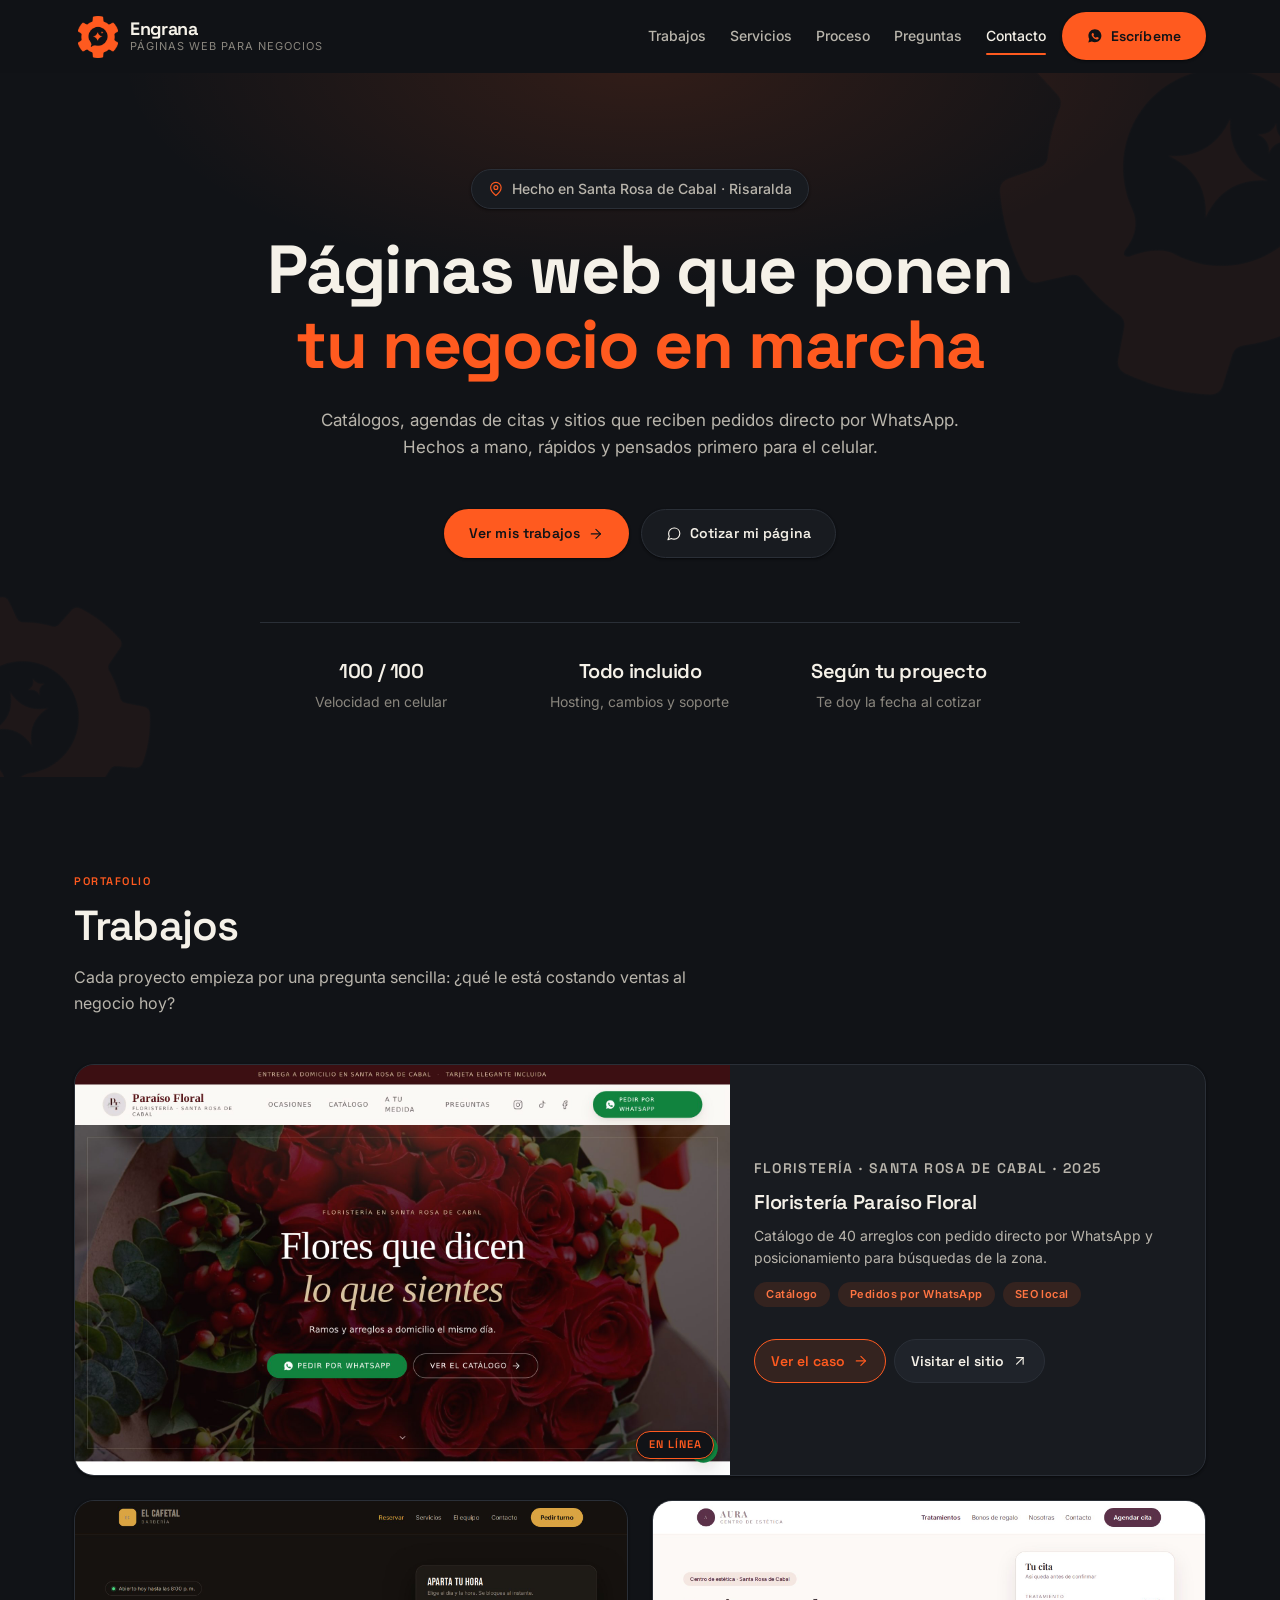
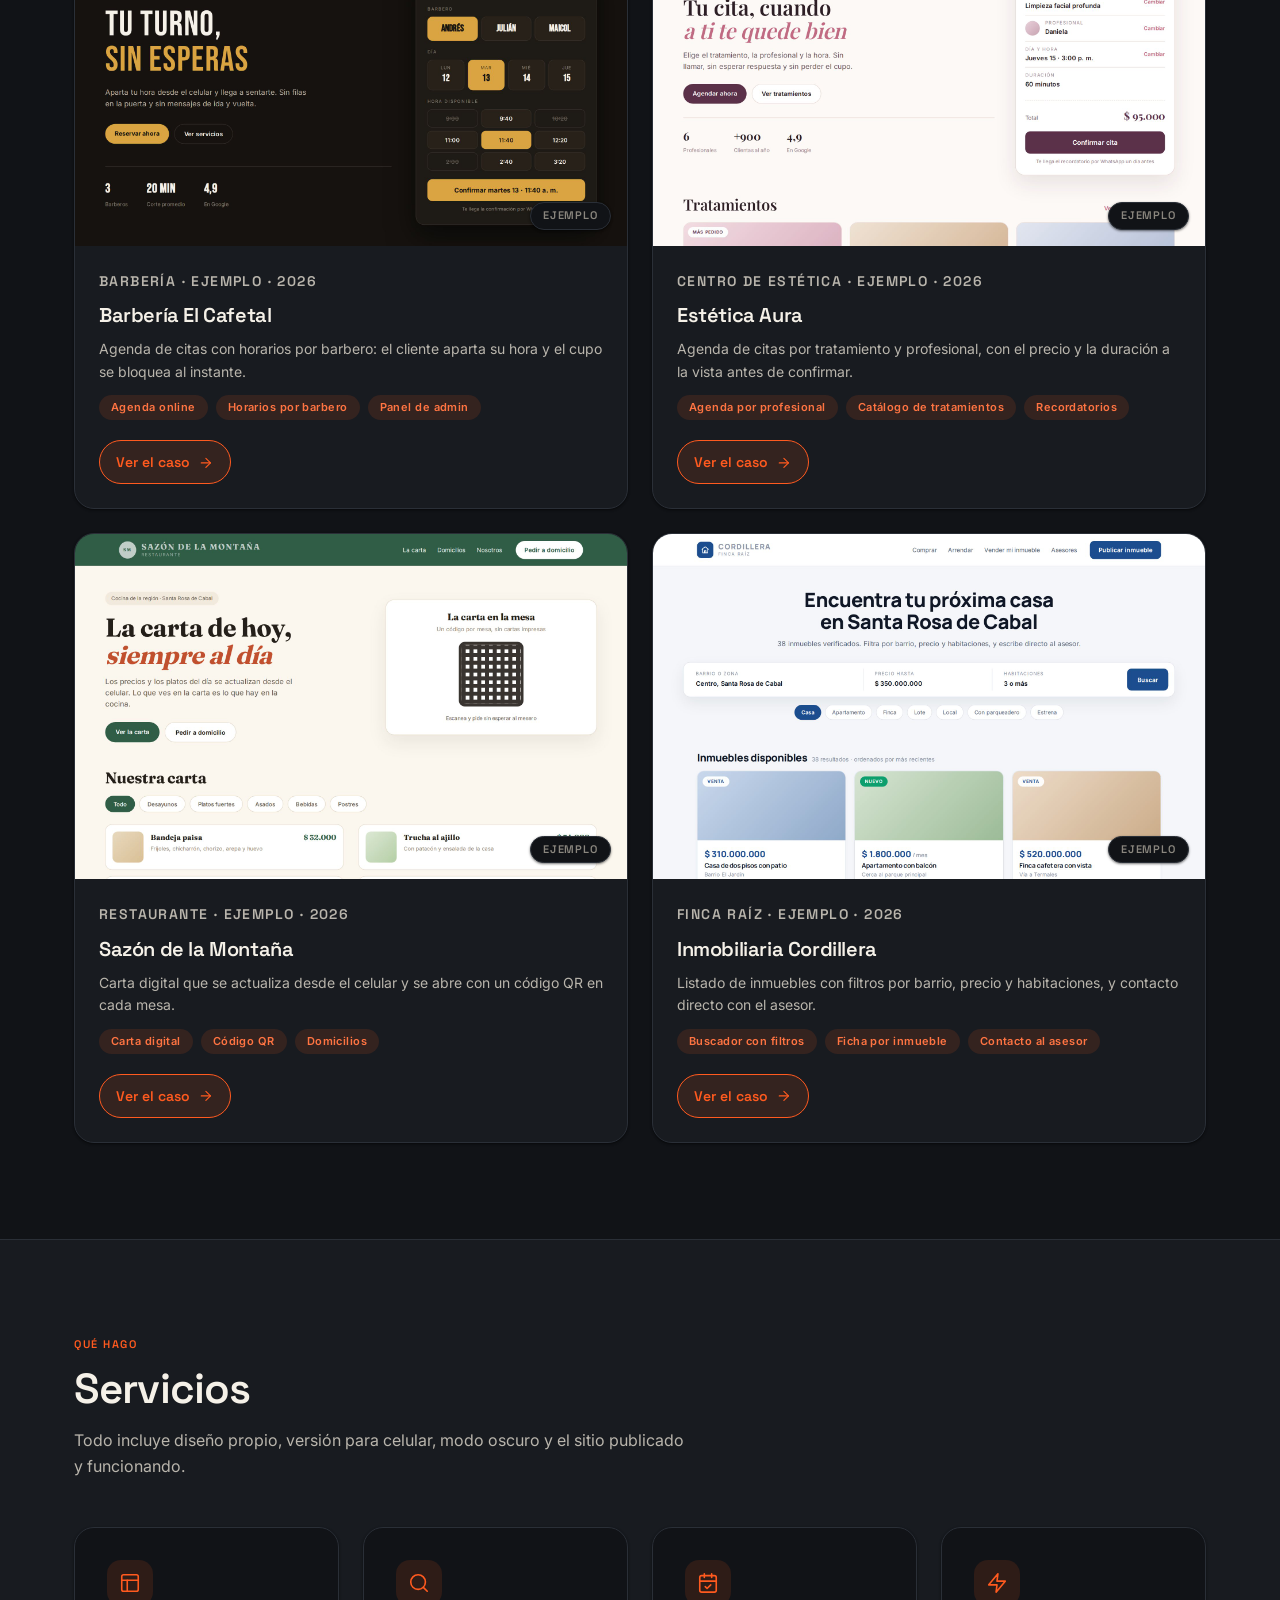
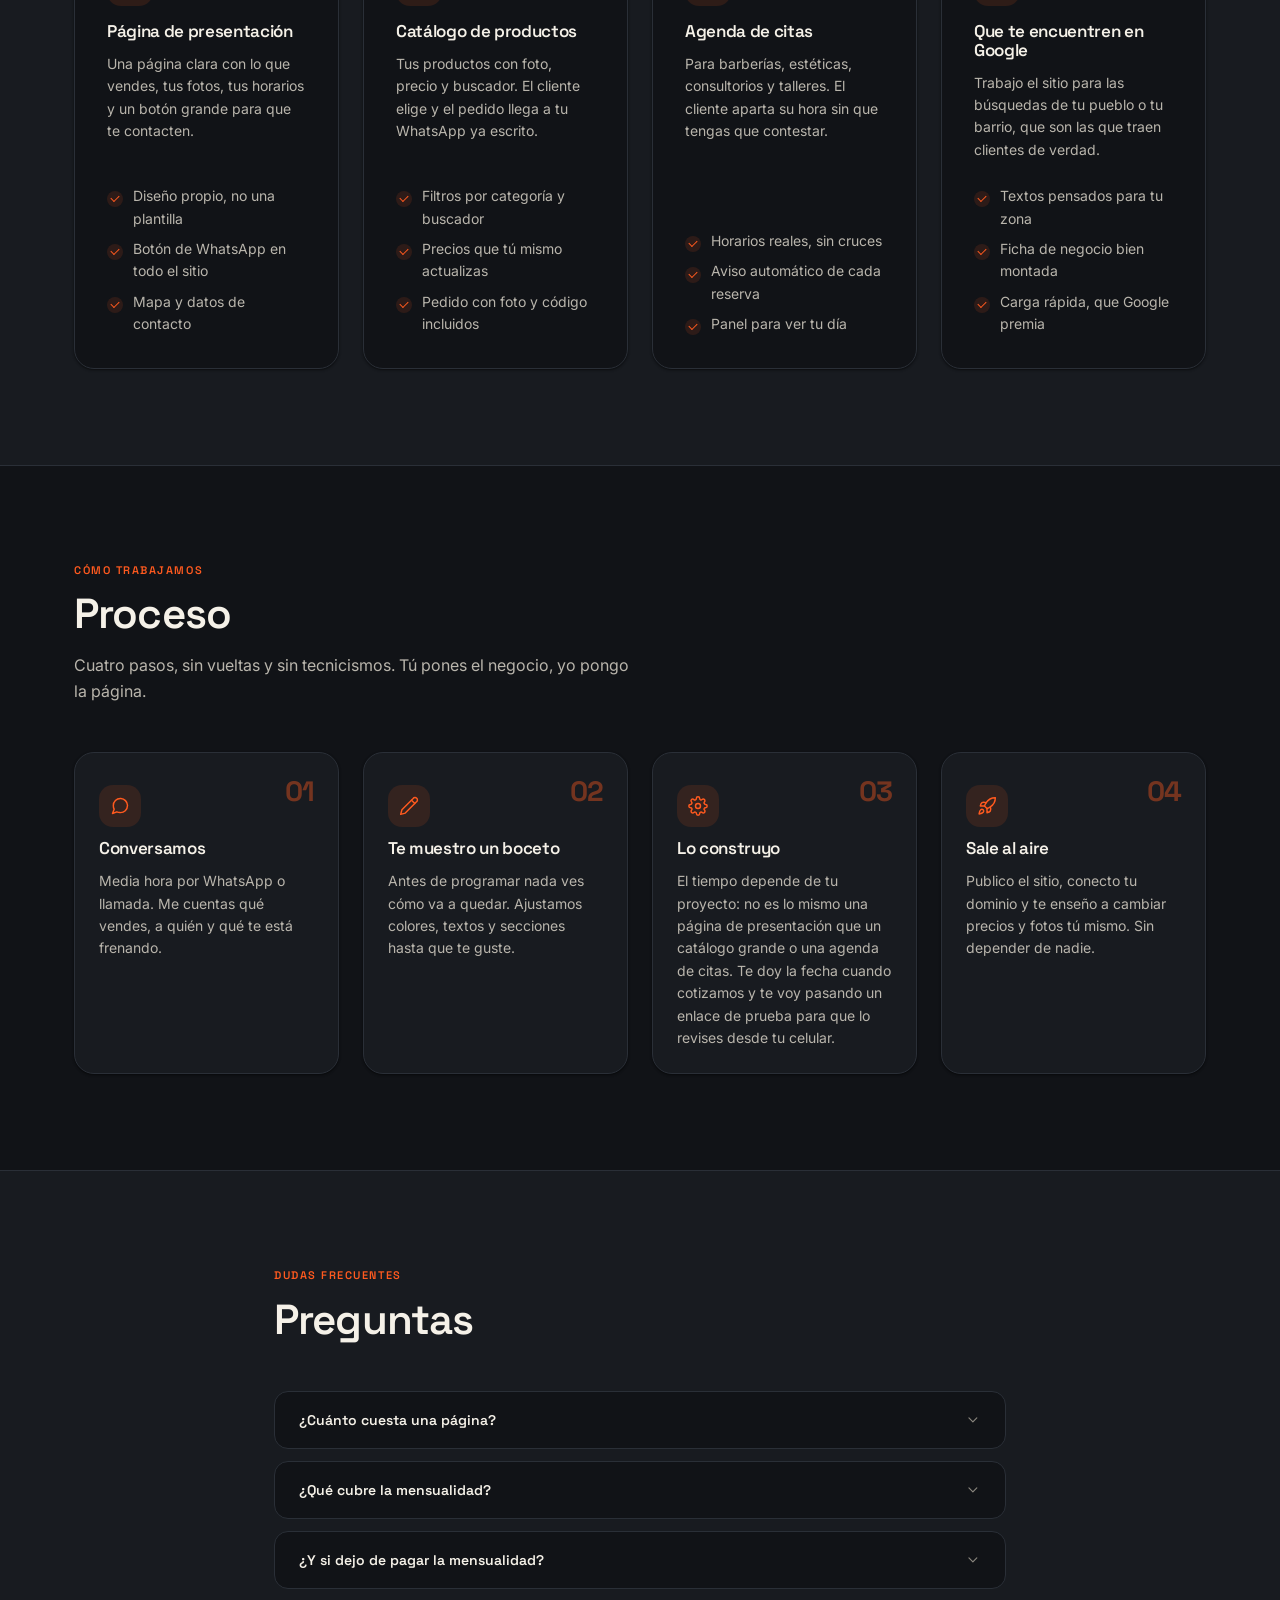
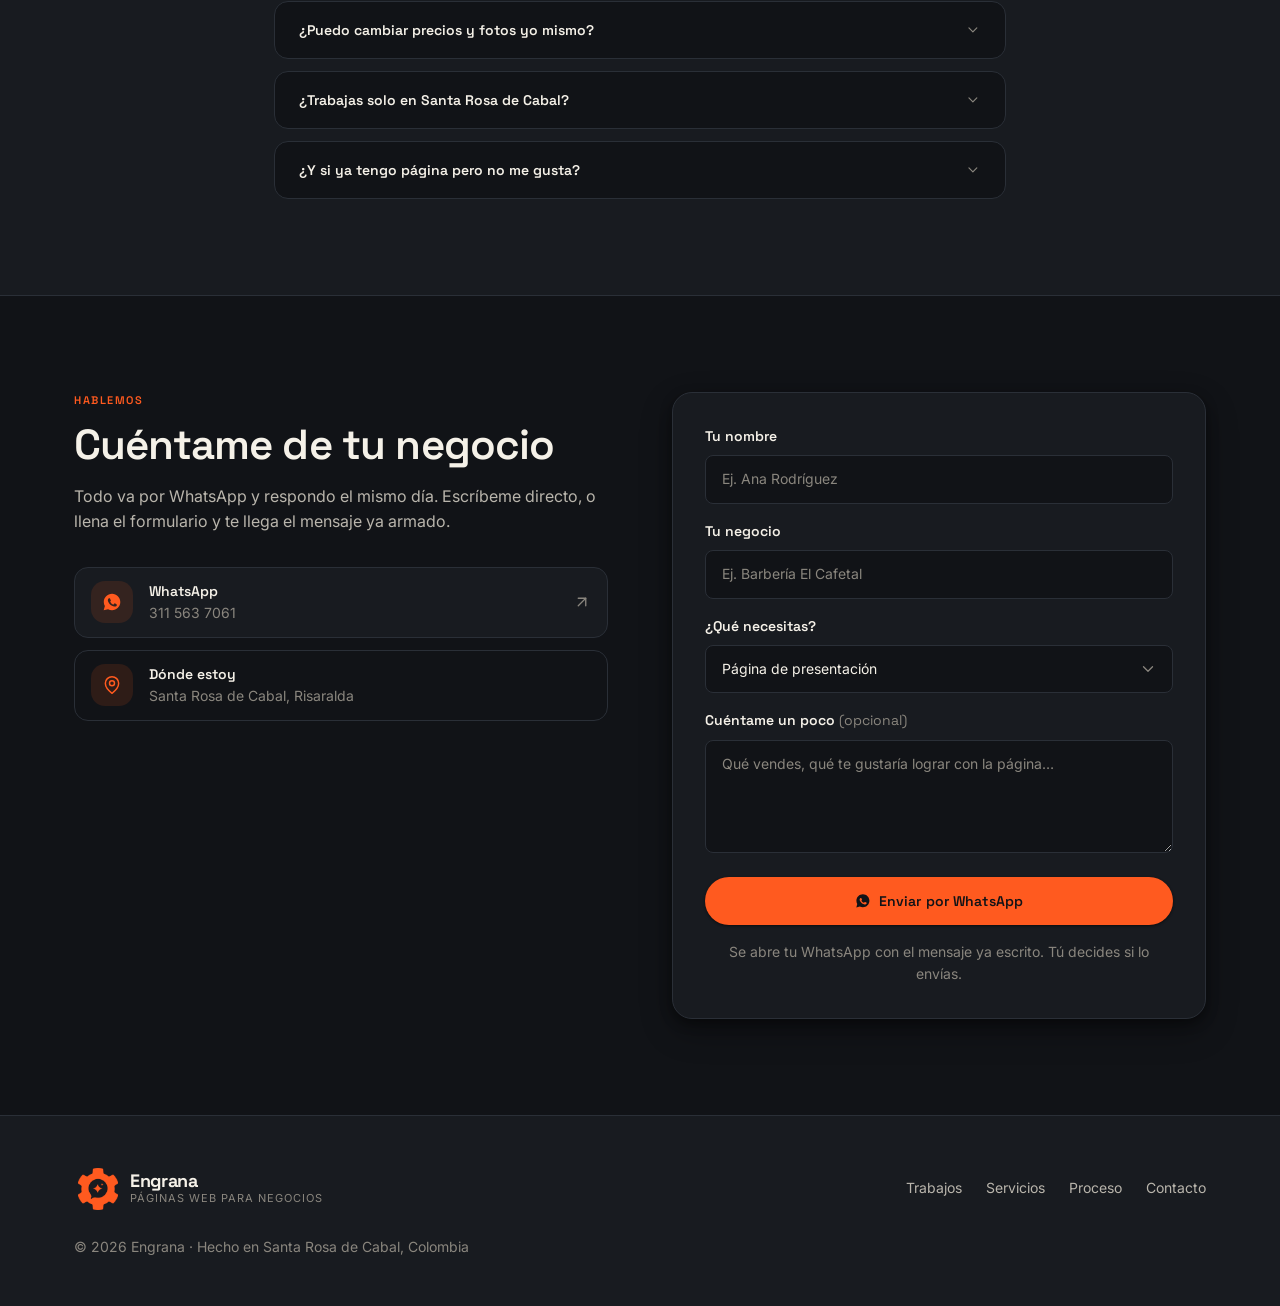
<file: engrana/index.html>
<!DOCTYPE html>
<html lang="es">
<head>
<meta charset="UTF-8">
<meta name="viewport" content="width=device-width, initial-scale=1.0">
<title>Engrana — Páginas web para negocios | Santa Rosa de Cabal</title>
<meta name="description" content="Diseño y desarrollo de páginas web para negocios: catálogos, agendas de citas y sitios que reciben pedidos por WhatsApp. Portafolio de trabajos reales.">
<meta name="theme-color" content="#111317">
<!-- Cambia este dominio por el tuyo cuando publiques el sitio -->
<link rel="canonical" href="https://engrana.netlify.app/">
<link rel="icon" href="images/favicon.png" type="image/png">
<link rel="apple-touch-icon" href="images/apple-touch-icon.png">

<meta name="geo.region" content="CO-RIS">
<meta name="geo.placename" content="Santa Rosa de Cabal">

<meta property="og:type" content="website">
<meta property="og:locale" content="es_CO">
<meta property="og:site_name" content="Engrana">
<meta property="og:url" content="https://engrana.netlify.app/">
<meta property="og:title" content="Engrana — Páginas web para negocios">
<meta property="og:description" content="Catálogos, agendas de citas y sitios que reciben pedidos por WhatsApp. Mira el portafolio de trabajos.">
<meta property="og:image" content="https://engrana.netlify.app/images/trabajo-paraiso-floral.jpg">
<meta name="twitter:card" content="summary_large_image">
<meta name="twitter:title" content="Engrana — Páginas web para negocios">
<meta name="twitter:description" content="Catálogos, agendas de citas y sitios que reciben pedidos por WhatsApp.">
<meta name="twitter:image" content="https://engrana.netlify.app/images/trabajo-paraiso-floral.jpg">

<link rel="preconnect" href="https://fonts.googleapis.com">
<link rel="preconnect" href="https://fonts.gstatic.com" crossorigin>
<link href="https://fonts.googleapis.com/css2?family=Space+Grotesk:wght@500;600;700&family=Inter:wght@400;500;600&display=swap" rel="stylesheet">
<link rel="stylesheet" href="css/style.css">
</head>
<body>

<a class="skip" href="#main">Saltar al contenido</a>

<!-- ══ Iconos de trazo (Lucide), un solo grosor ══ -->
<svg width="0" height="0" style="position:absolute" aria-hidden="true" focusable="false">
  <defs>
    <symbol id="i-cog" viewBox="0 0 24 24"><circle cx="12" cy="12" r="3"/><path d="M19.4 15a1.65 1.65 0 0 0 .33 1.82l.06.06a2 2 0 1 1-2.83 2.83l-.06-.06a1.65 1.65 0 0 0-1.82-.33 1.65 1.65 0 0 0-1 1.51V21a2 2 0 1 1-4 0v-.09A1.65 1.65 0 0 0 9 19.4a1.65 1.65 0 0 0-1.82.33l-.06.06a2 2 0 1 1-2.83-2.83l.06-.06a1.65 1.65 0 0 0 .33-1.82 1.65 1.65 0 0 0-1.51-1H3a2 2 0 1 1 0-4h.09A1.65 1.65 0 0 0 4.6 9a1.65 1.65 0 0 0-.33-1.82l-.06-.06a2 2 0 1 1 2.83-2.83l.06.06A1.65 1.65 0 0 0 9 4.6h.09A1.65 1.65 0 0 0 10 3.09V3a2 2 0 1 1 4 0v.09a1.65 1.65 0 0 0 1 1.51 1.65 1.65 0 0 0 1.82-.33l.06-.06a2 2 0 1 1 2.83 2.83l-.06.06A1.65 1.65 0 0 0 19.4 9v.09a1.65 1.65 0 0 0 1.51 1H21a2 2 0 1 1 0 4h-.09a1.65 1.65 0 0 0-1.51 1z"/></symbol>
    <symbol id="i-arrow-right" viewBox="0 0 24 24"><path d="M5 12h14"/><path d="m12 5 7 7-7 7"/></symbol>
    <symbol id="i-arrow-up-right" viewBox="0 0 24 24"><path d="M7 17 17 7"/><path d="M7 7h10v10"/></symbol>
    <symbol id="i-check" viewBox="0 0 24 24"><path d="M20 6 9 17l-5-5"/></symbol>
    <symbol id="i-whatsapp" viewBox="0 0 24 24"><path d="M12.04 2C6.58 2 2.13 6.45 2.13 11.91c0 1.75.46 3.45 1.32 4.95L2 22l5.25-1.38a9.9 9.9 0 0 0 4.79 1.22h.01c5.46 0 9.91-4.45 9.91-9.91C21.96 6.45 17.5 2 12.04 2zm5.8 14.16c-.24.68-1.4 1.3-1.94 1.34-.5.05-.96.23-3.23-.67-2.72-1.07-4.44-3.85-4.57-4.03-.13-.18-1.09-1.45-1.09-2.76 0-1.31.69-1.96.93-2.22.24-.27.53-.34.71-.34.18 0 .35 0 .51.01.16.01.38-.06.6.46.22.53.76 1.83.83 1.96.07.13.11.29.02.47-.09.18-.13.29-.26.45-.13.16-.28.35-.4.47-.13.13-.27.28-.12.54.15.27.68 1.12 1.46 1.81 1 .89 1.85 1.17 2.11 1.3.27.13.42.11.58-.07.16-.18.67-.78.85-1.05.18-.27.36-.22.6-.13.24.09 1.54.73 1.8.86.27.13.44.2.51.31.07.11.07.65-.17 1.33z"/></symbol>
    <symbol id="i-map-pin" viewBox="0 0 24 24"><path d="M20 10c0 6-8 12-8 12s-8-6-8-12a8 8 0 0 1 16 0z"/><circle cx="12" cy="10" r="3"/></symbol>
    <symbol id="i-layout" viewBox="0 0 24 24"><rect x="3" y="3" width="18" height="18" rx="2"/><path d="M3 9h18"/><path d="M9 21V9"/></symbol>
    <symbol id="i-calendar" viewBox="0 0 24 24"><rect x="3" y="4" width="18" height="18" rx="2"/><path d="M16 2v4M8 2v4M3 10h18"/><path d="m9 16 2 2 4-4"/></symbol>
    <symbol id="i-search" viewBox="0 0 24 24"><circle cx="11" cy="11" r="8"/><path d="m21 21-4.3-4.3"/></symbol>
    <symbol id="i-smartphone" viewBox="0 0 24 24"><rect x="5" y="2" width="14" height="20" rx="2"/><path d="M12 18h.01"/></symbol>
    <symbol id="i-zap" viewBox="0 0 24 24"><path d="M13 2 3 14h9l-1 8 10-12h-9z"/></symbol>
    <symbol id="i-message" viewBox="0 0 24 24"><path d="M21 11.5a8.38 8.38 0 0 1-9 8.4 8.5 8.5 0 0 1-3.8-.9L3 21l2-5.2A8.4 8.4 0 0 1 4 11.5a8.38 8.38 0 0 1 8.5-8.4h.5a8.4 8.4 0 0 1 8 8z"/></symbol>
    <symbol id="i-pencil" viewBox="0 0 24 24"><path d="M17 3a2.85 2.85 0 1 1 4 4L7.5 20.5 2 22l1.5-5.5z"/><path d="m15 5 4 4"/></symbol>
    <symbol id="i-rocket" viewBox="0 0 24 24"><path d="M4.5 16.5c-1.5 1.26-2 5-2 5s3.74-.5 5-2c.71-.84.7-2.13-.09-2.91a2.18 2.18 0 0 0-2.91-.09z"/><path d="m12 15-3-3a22 22 0 0 1 2-3.95A12.88 12.88 0 0 1 22 2c0 2.72-.78 7.5-6 11a22.35 22.35 0 0 1-4 2z"/><path d="M9 12H4s.55-3.03 2-4c1.62-1.08 5 0 5 0"/><path d="M12 15v5s3.03-.55 4-2c1.08-1.62 0-5 0-5"/></symbol>
    <symbol id="i-x" viewBox="0 0 24 24"><path d="M18 6 6 18M6 6l12 12"/></symbol>
    <symbol id="i-menu" viewBox="0 0 24 24"><path d="M4 7h16M4 12h16M4 17h16"/></symbol>
    <symbol id="i-chevron-down" viewBox="0 0 24 24"><path d="m6 9 6 6 6-6"/></symbol>
    <symbol id="i-image" viewBox="0 0 24 24"><rect x="3" y="3" width="18" height="18" rx="2"/><circle cx="8.5" cy="8.5" r="1.5"/><path d="m21 15-5-5L5 21"/></symbol>
    <symbol id="i-shield" viewBox="0 0 24 24"><path d="M12 22s8-4 8-10V5l-8-3-8 3v7c0 6 8 10 8 10z"/><path d="m9 12 2 2 4-4"/></symbol>
  </defs>
</svg>

<!-- ══════════ ENCABEZADO ══════════ -->
<header class="head" id="head">
  <div class="wrap head__in">
    <a class="logo" href="#inicio" aria-label="Engrana — inicio">
      <span class="logo__mark"><img src="images/logo.png" alt="" width="40" height="40"></span>
      <span class="logo__txt">
        <strong>Engrana</strong>
        <small>Páginas web para negocios</small>
      </span>
    </a>

    <nav class="nav" id="nav" aria-label="Menú principal">
      <a href="#trabajos">Trabajos</a>
      <a href="#servicios">Servicios</a>
      <a href="#proceso">Proceso</a>
      <a href="#preguntas">Preguntas</a>
      <a href="#contacto">Contacto</a>
    </nav>

    <a class="btn btn--primary head__cta" id="headCta" href="#contacto">
      <svg class="ico ico--solid" aria-hidden="true"><use href="#i-whatsapp"/></svg>
      <span>Escríbeme</span>
    </a>

    <button class="burger" id="burger" aria-label="Abrir menú" aria-expanded="false" aria-controls="nav">
      <svg class="ico ico--open" aria-hidden="true"><use href="#i-menu"/></svg>
      <svg class="ico ico--close" aria-hidden="true"><use href="#i-x"/></svg>
    </button>
  </div>
</header>

<main id="main">

<!-- ══════════ PORTADA ══════════ -->
<section class="hero" id="inicio">
  <div class="hero__glow" aria-hidden="true"></div>
  <div class="hero__gears" aria-hidden="true">
    <img class="gear gear--a" src="images/logo.png" alt="" width="420" height="442">
    <img class="gear gear--b" src="images/logo.png" alt="" width="240" height="252">
  </div>

  <div class="wrap hero__in">
    <p class="eyebrow reveal">
      <svg class="ico" aria-hidden="true"><use href="#i-map-pin"/></svg>
      Hecho en Santa Rosa de Cabal · Risaralda
    </p>

    <h1 class="hero__title reveal">
      Páginas web que ponen<br>
      <em>tu negocio en marcha</em>
    </h1>

    <p class="hero__sub reveal">
      Catálogos, agendas de citas y sitios que reciben pedidos directo por WhatsApp.
      Hechos a mano, rápidos y pensados primero para el celular.
    </p>

    <div class="hero__cta reveal">
      <a class="btn btn--primary" href="#trabajos">
        <span>Ver mis trabajos</span>
        <svg class="ico" aria-hidden="true"><use href="#i-arrow-right"/></svg>
      </a>
      <a class="btn btn--ghost" href="#contacto">
        <svg class="ico" aria-hidden="true"><use href="#i-message"/></svg>
        <span>Cotizar mi página</span>
      </a>
    </div>

    <ul class="stats reveal">
      <li><strong>100 / 100</strong><span>Velocidad en celular</span></li>
      <li><strong>Todo incluido</strong><span>Hosting, cambios y soporte</span></li>
      <li><strong>Según tu proyecto</strong><span>Te doy la fecha al cotizar</span></li>
    </ul>
  </div>
</section>

<!-- ══════════ TRABAJOS ══════════ -->
<section class="sec" id="trabajos">
  <div class="wrap">
    <header class="sec__head reveal">
      <p class="kicker">Portafolio</p>
      <h2>Trabajos</h2>
      <p class="sec__sub">Cada proyecto empieza por una pregunta sencilla: ¿qué le está costando ventas al negocio hoy?</p>
    </header>

    <div class="works" id="works"><!-- se llena desde js/proyectos.js --></div>
  </div>
</section>

<!-- ══════════ SERVICIOS ══════════ -->
<section class="sec sec--alt" id="servicios">
  <div class="wrap">
    <header class="sec__head reveal">
      <p class="kicker">Qué hago</p>
      <h2>Servicios</h2>
      <p class="sec__sub">Todo incluye diseño propio, versión para celular, modo oscuro y el sitio publicado y funcionando.</p>
    </header>

    <div class="cards">
      <article class="card reveal">
        <span class="card__ico"><svg class="ico" aria-hidden="true"><use href="#i-layout"/></svg></span>
        <h3>Página de presentación</h3>
        <p>Una página clara con lo que vendes, tus fotos, tus horarios y un botón grande para que te contacten.</p>
        <ul class="ticks">
          <li>Diseño propio, no una plantilla</li>
          <li>Botón de WhatsApp en todo el sitio</li>
          <li>Mapa y datos de contacto</li>
        </ul>
      </article>

      <article class="card reveal">
        <span class="card__ico"><svg class="ico" aria-hidden="true"><use href="#i-search"/></svg></span>
        <h3>Catálogo de productos</h3>
        <p>Tus productos con foto, precio y buscador. El cliente elige y el pedido llega a tu WhatsApp ya escrito.</p>
        <ul class="ticks">
          <li>Filtros por categoría y buscador</li>
          <li>Precios que tú mismo actualizas</li>
          <li>Pedido con foto y código incluidos</li>
        </ul>
      </article>

      <article class="card reveal">
        <span class="card__ico"><svg class="ico" aria-hidden="true"><use href="#i-calendar"/></svg></span>
        <h3>Agenda de citas</h3>
        <p>Para barberías, estéticas, consultorios y talleres. El cliente aparta su hora sin que tengas que contestar.</p>
        <ul class="ticks">
          <li>Horarios reales, sin cruces</li>
          <li>Aviso automático de cada reserva</li>
          <li>Panel para ver tu día</li>
        </ul>
      </article>

      <article class="card reveal">
        <span class="card__ico"><svg class="ico" aria-hidden="true"><use href="#i-zap"/></svg></span>
        <h3>Que te encuentren en Google</h3>
        <p>Trabajo el sitio para las búsquedas de tu pueblo o tu barrio, que son las que traen clientes de verdad.</p>
        <ul class="ticks">
          <li>Textos pensados para tu zona</li>
          <li>Ficha de negocio bien montada</li>
          <li>Carga rápida, que Google premia</li>
        </ul>
      </article>
    </div>
  </div>
</section>

<!-- ══════════ PROCESO ══════════ -->
<section class="sec" id="proceso">
  <div class="wrap">
    <header class="sec__head reveal">
      <p class="kicker">Cómo trabajamos</p>
      <h2>Proceso</h2>
      <p class="sec__sub">Cuatro pasos, sin vueltas y sin tecnicismos. Tú pones el negocio, yo pongo la página.</p>
    </header>

    <ol class="steps">
      <li class="step reveal">
        <span class="step__n">01</span>
        <span class="step__ico"><svg class="ico" aria-hidden="true"><use href="#i-message"/></svg></span>
        <h3>Conversamos</h3>
        <p>Media hora por WhatsApp o llamada. Me cuentas qué vendes, a quién y qué te está frenando.</p>
      </li>
      <li class="step reveal">
        <span class="step__n">02</span>
        <span class="step__ico"><svg class="ico" aria-hidden="true"><use href="#i-pencil"/></svg></span>
        <h3>Te muestro un boceto</h3>
        <p>Antes de programar nada ves cómo va a quedar. Ajustamos colores, textos y secciones hasta que te guste.</p>
      </li>
      <li class="step reveal">
        <span class="step__n">03</span>
        <span class="step__ico"><svg class="ico" aria-hidden="true"><use href="#i-cog"/></svg></span>
        <h3>Lo construyo</h3>
        <p>El tiempo depende de tu proyecto: no es lo mismo una página de presentación que un catálogo grande o una agenda de citas. Te doy la fecha cuando cotizamos y te voy pasando un enlace de prueba para que lo revises desde tu celular.</p>
      </li>
      <li class="step reveal">
        <span class="step__n">04</span>
        <span class="step__ico"><svg class="ico" aria-hidden="true"><use href="#i-rocket"/></svg></span>
        <h3>Sale al aire</h3>
        <p>Publico el sitio, conecto tu dominio y te enseño a cambiar precios y fotos tú mismo. Sin depender de nadie.</p>
      </li>
    </ol>
  </div>
</section>

<!-- ══════════ PREGUNTAS ══════════ -->
<section class="sec sec--alt" id="preguntas">
  <div class="wrap wrap--narrow">
    <header class="sec__head reveal">
      <p class="kicker">Dudas frecuentes</p>
      <h2>Preguntas</h2>
    </header>

    <div class="faq">
      <details class="qa reveal">
        <summary>¿Cuánto cuesta una página?<svg class="ico" aria-hidden="true"><use href="#i-chevron-down"/></svg></summary>
        <p>Son dos valores: un pago por construir la página y una mensualidad por mantenerla. Los dos dependen del tamaño, porque no es lo mismo una página de presentación que un catálogo de cien productos o una agenda de citas. Te paso las dos cifras cerradas antes de empezar, sin sorpresas después. Escríbeme y lo calculamos con tu caso.</p>
      </details>
      <details class="qa reveal">
        <summary>¿Qué cubre la mensualidad?<svg class="ico" aria-hidden="true"><use href="#i-chevron-down"/></svg></summary>
        <p>Tres cosas: que el sitio y tu dominio sigan en línea y pagos, los cambios de contenido que necesites (precios, fotos, productos, textos) y el soporte si algo se daña. No tienes que contratar hosting aparte, ni acordarte de renovar el dominio, ni pagar cada vez que quieras cambiar un precio. De eso me encargo yo.</p>
      </details>
      <details class="qa reveal">
        <summary>¿Y si dejo de pagar la mensualidad?<svg class="ico" aria-hidden="true"><use href="#i-chevron-down"/></svg></summary>
        <p>Te aviso antes: la página no sale del aire de un día para otro. Si la cuota queda pendiente te escribo primero, y solo si no logramos arreglarlo el sitio deja de estar en línea, porque la mensualidad es la que sostiene el hosting y el dominio. Te lo digo de frente desde el principio para que no sea una sorpresa después.</p>
      </details>
      <details class="qa reveal">
        <summary>¿Puedo cambiar precios y fotos yo mismo?<svg class="ico" aria-hidden="true"><use href="#i-chevron-down"/></svg></summary>
        <p>Como prefieras. Dejo los productos y los textos en un solo archivo bien marcado y te enseño a editarlo, por si te gusta tener el control. Y si prefieres no tocar nada, me escribes el cambio por WhatsApp y lo hago yo: eso ya va incluido en la mensualidad.</p>
      </details>
      <details class="qa reveal">
        <summary>¿Trabajas solo en Santa Rosa de Cabal?<svg class="ico" aria-hidden="true"><use href="#i-chevron-down"/></svg></summary>
        <p>Vivo en Santa Rosa de Cabal y ahí puedo verte en persona, pero trabajo con negocios de cualquier parte. Todo el proceso funciona igual de bien por WhatsApp y videollamada.</p>
      </details>
      <details class="qa reveal">
        <summary>¿Y si ya tengo página pero no me gusta?<svg class="ico" aria-hidden="true"><use href="#i-chevron-down"/></svg></summary>
        <p>La reviso contigo sin costo y te digo con franqueza si conviene arreglarla o rehacerla. A veces basta con ordenar el contenido y acelerar la carga.</p>
      </details>
    </div>
  </div>
</section>

<!-- ══════════ CONTACTO ══════════ -->
<section class="sec sec--contact" id="contacto">
  <div class="wrap">
    <div class="contact">
      <div class="contact__txt reveal">
        <p class="kicker">Hablemos</p>
        <h2>Cuéntame de tu negocio</h2>
        <p class="sec__sub">Todo va por WhatsApp y respondo el mismo día. Escríbeme directo, o llena el formulario y te llega el mensaje ya armado.</p>

        <ul class="contact__links">
          <li>
            <a class="clink" id="waDirect" href="#">
              <span class="clink__ico"><svg class="ico ico--solid" aria-hidden="true"><use href="#i-whatsapp"/></svg></span>
              <span class="clink__txt"><strong>WhatsApp</strong><small id="waLabel">Escríbeme directo</small></span>
              <svg class="ico clink__go" aria-hidden="true"><use href="#i-arrow-up-right"/></svg>
            </a>
          </li>
          <li>
            <span class="clink clink--static">
              <span class="clink__ico"><svg class="ico" aria-hidden="true"><use href="#i-map-pin"/></svg></span>
              <span class="clink__txt"><strong>Dónde estoy</strong><small>Santa Rosa de Cabal, Risaralda</small></span>
            </span>
          </li>
        </ul>
      </div>

      <form class="form reveal" id="form" novalidate>
        <div class="field">
          <label for="f-nombre">Tu nombre</label>
          <input id="f-nombre" name="nombre" type="text" autocomplete="name" required placeholder="Ej. Ana Rodríguez">
          <p class="err" data-err="nombre" hidden>Escribe tu nombre para saber cómo tratarte.</p>
        </div>

        <div class="field">
          <label for="f-negocio">Tu negocio</label>
          <input id="f-negocio" name="negocio" type="text" required placeholder="Ej. Barbería El Cafetal">
          <p class="err" data-err="negocio" hidden>Dime el nombre del negocio o a qué se dedica.</p>
        </div>

        <div class="field">
          <label for="f-tipo">¿Qué necesitas?</label>
          <div class="select">
            <select id="f-tipo" name="tipo">
              <option>Página de presentación</option>
              <option>Catálogo de productos</option>
              <option>Agenda de citas</option>
              <option>Mejorar la página que ya tengo</option>
              <option>Todavía no sé, ayúdame a decidir</option>
            </select>
            <svg class="ico" aria-hidden="true"><use href="#i-chevron-down"/></svg>
          </div>
        </div>

        <div class="field">
          <label for="f-msg">Cuéntame un poco <span class="opt">(opcional)</span></label>
          <textarea id="f-msg" name="mensaje" rows="4" placeholder="Qué vendes, qué te gustaría lograr con la página…"></textarea>
        </div>

        <button class="btn btn--primary btn--block" type="submit">
          <svg class="ico ico--solid" aria-hidden="true"><use href="#i-whatsapp"/></svg>
          <span>Enviar por WhatsApp</span>
        </button>
        <p class="form__note">Se abre tu WhatsApp con el mensaje ya escrito. Tú decides si lo envías.</p>

        <p class="ok" id="formOk" role="status" hidden>
          <svg class="ico" aria-hidden="true"><use href="#i-check"/></svg>
          <span><strong>Listo.</strong> Abrimos WhatsApp con tu mensaje. Si no se abrió, escríbeme con el enlace de arriba.</span>
        </p>
      </form>
    </div>
  </div>
</section>

</main>

<!-- ══════════ PIE ══════════ -->
<footer class="foot">
  <div class="wrap foot__in">
    <a class="logo logo--foot" href="#inicio">
      <span class="logo__mark"><img src="images/logo.png" alt="" width="40" height="40"></span>
      <span class="logo__txt"><strong>Engrana</strong><small>Páginas web para negocios</small></span>
    </a>
    <nav class="foot__nav" aria-label="Enlaces del pie">
      <a href="#trabajos">Trabajos</a>
      <a href="#servicios">Servicios</a>
      <a href="#proceso">Proceso</a>
      <a href="#contacto">Contacto</a>
    </nav>
    <p class="foot__legal">© <span id="year">2025</span> Engrana · Hecho en Santa Rosa de Cabal, Colombia</p>
  </div>
</footer>

<!-- ══════════ MODAL DE CASO ══════════ -->
<div class="modal" id="modal" hidden>
  <div class="modal__scrim" data-close></div>
  <div class="modal__box" role="dialog" aria-modal="true" aria-labelledby="modalTitle">
    <button class="modal__x" data-close aria-label="Cerrar">
      <svg class="ico" aria-hidden="true"><use href="#i-x"/></svg>
    </button>
    <div class="modal__body" id="modalBody"></div>
  </div>
</div>

<a class="fab" id="fab" href="#contacto" aria-label="Escríbeme por WhatsApp">
  <svg class="ico ico--solid" aria-hidden="true"><use href="#i-whatsapp"/></svg>
</a>

<script src="js/proyectos.js"></script>
<script src="js/script.js"></script>
</body>
</html>
</file>
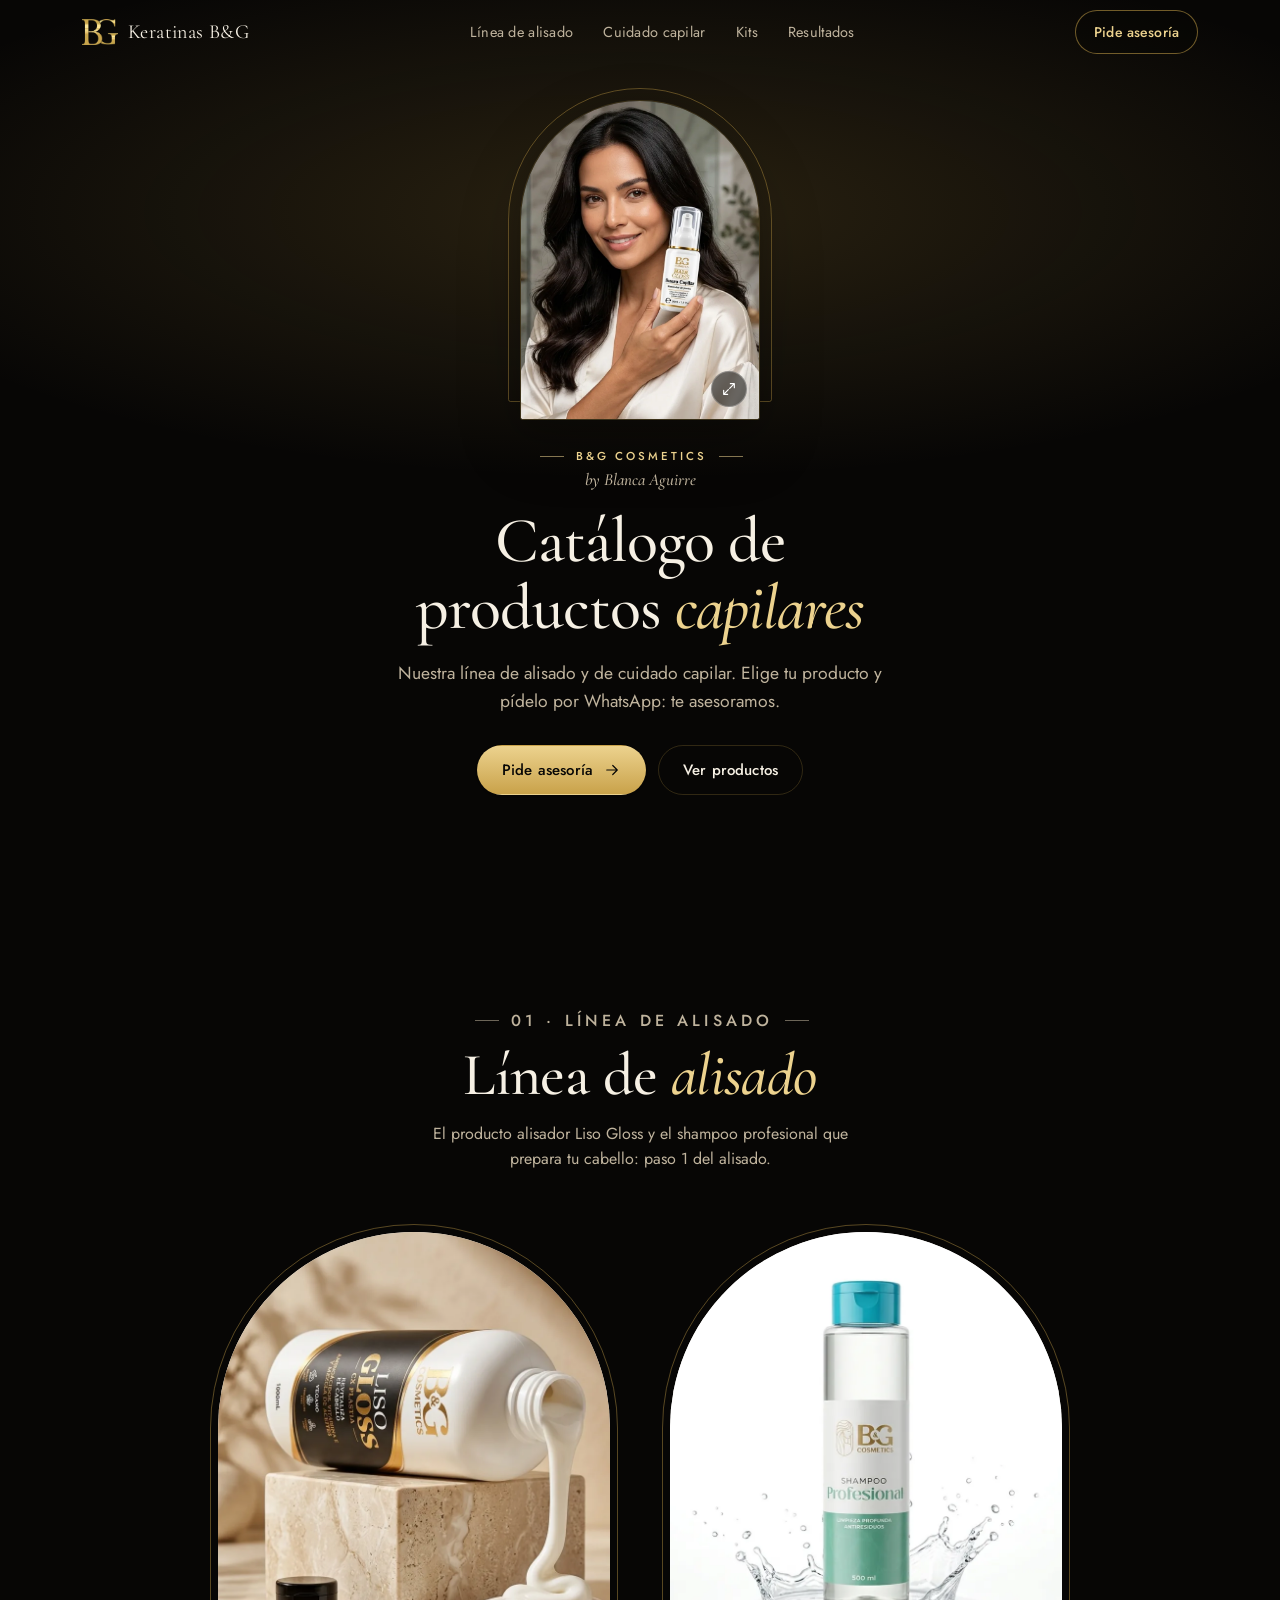
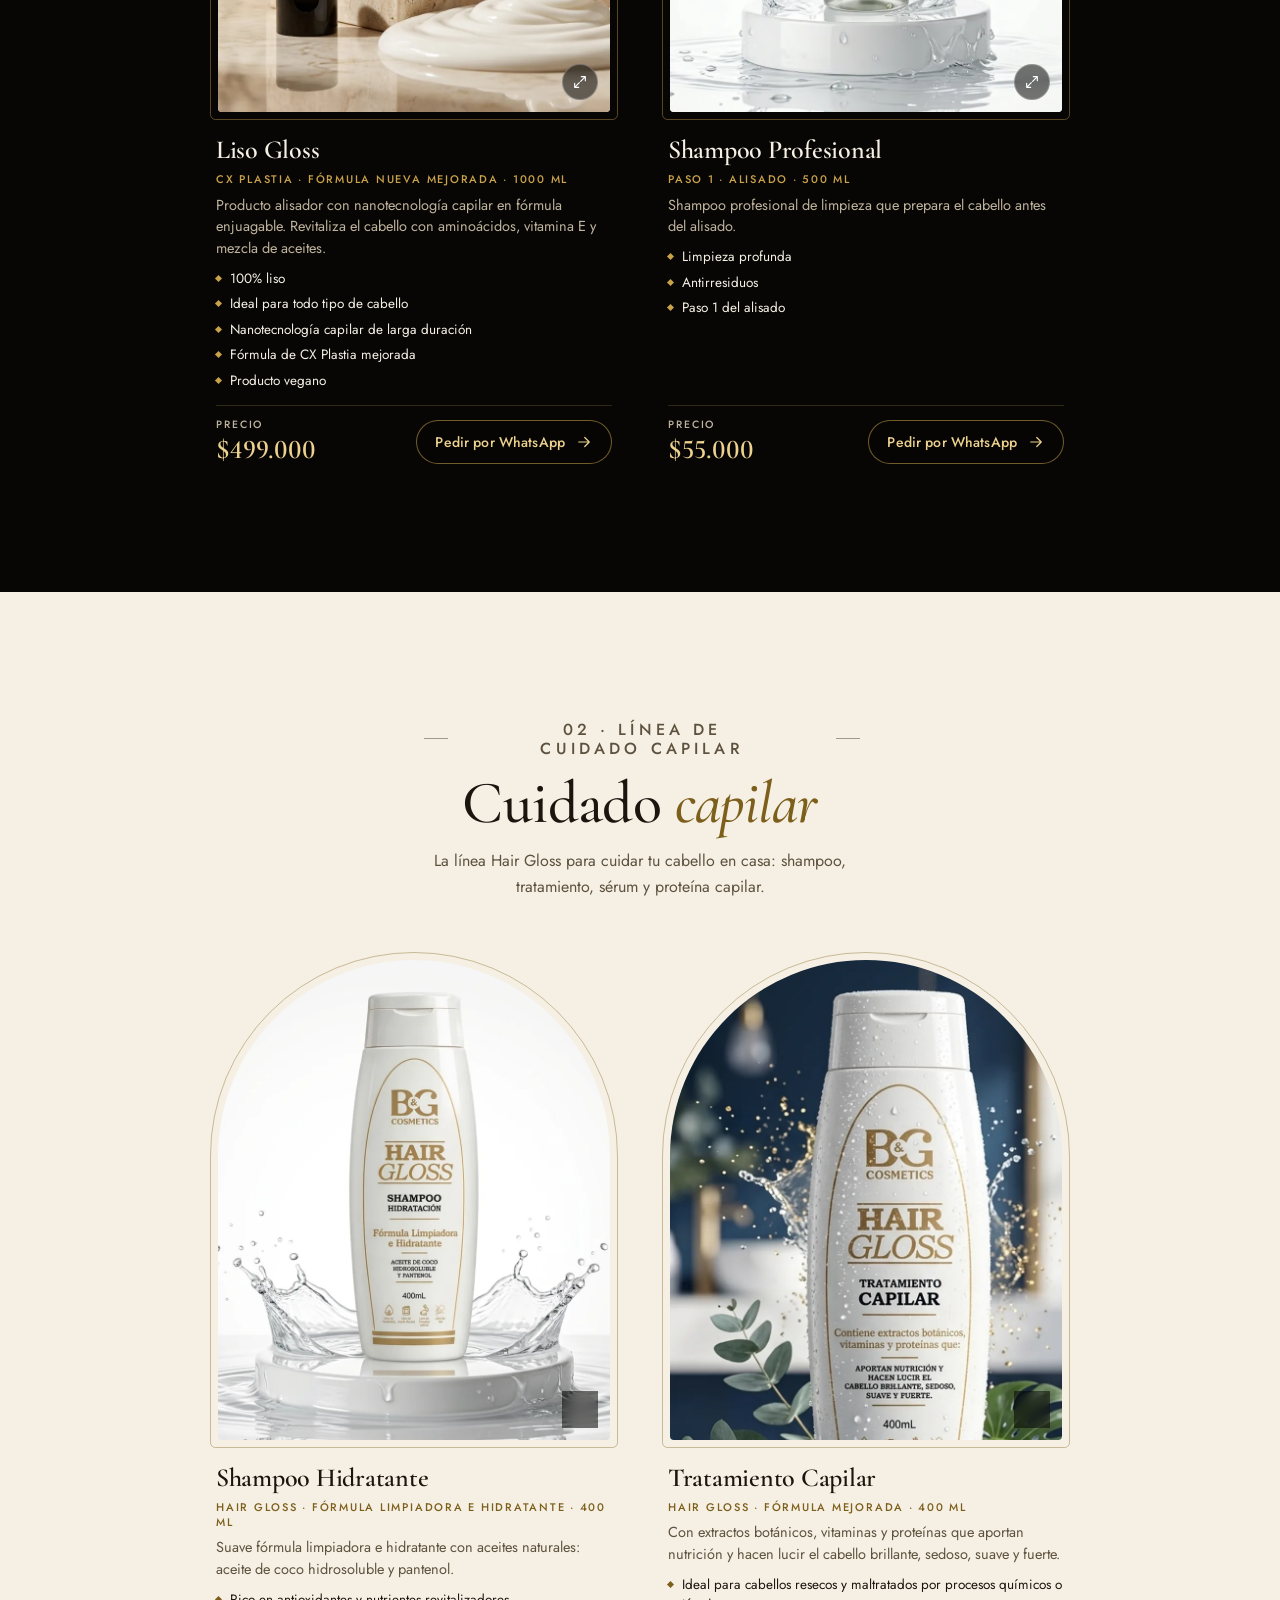
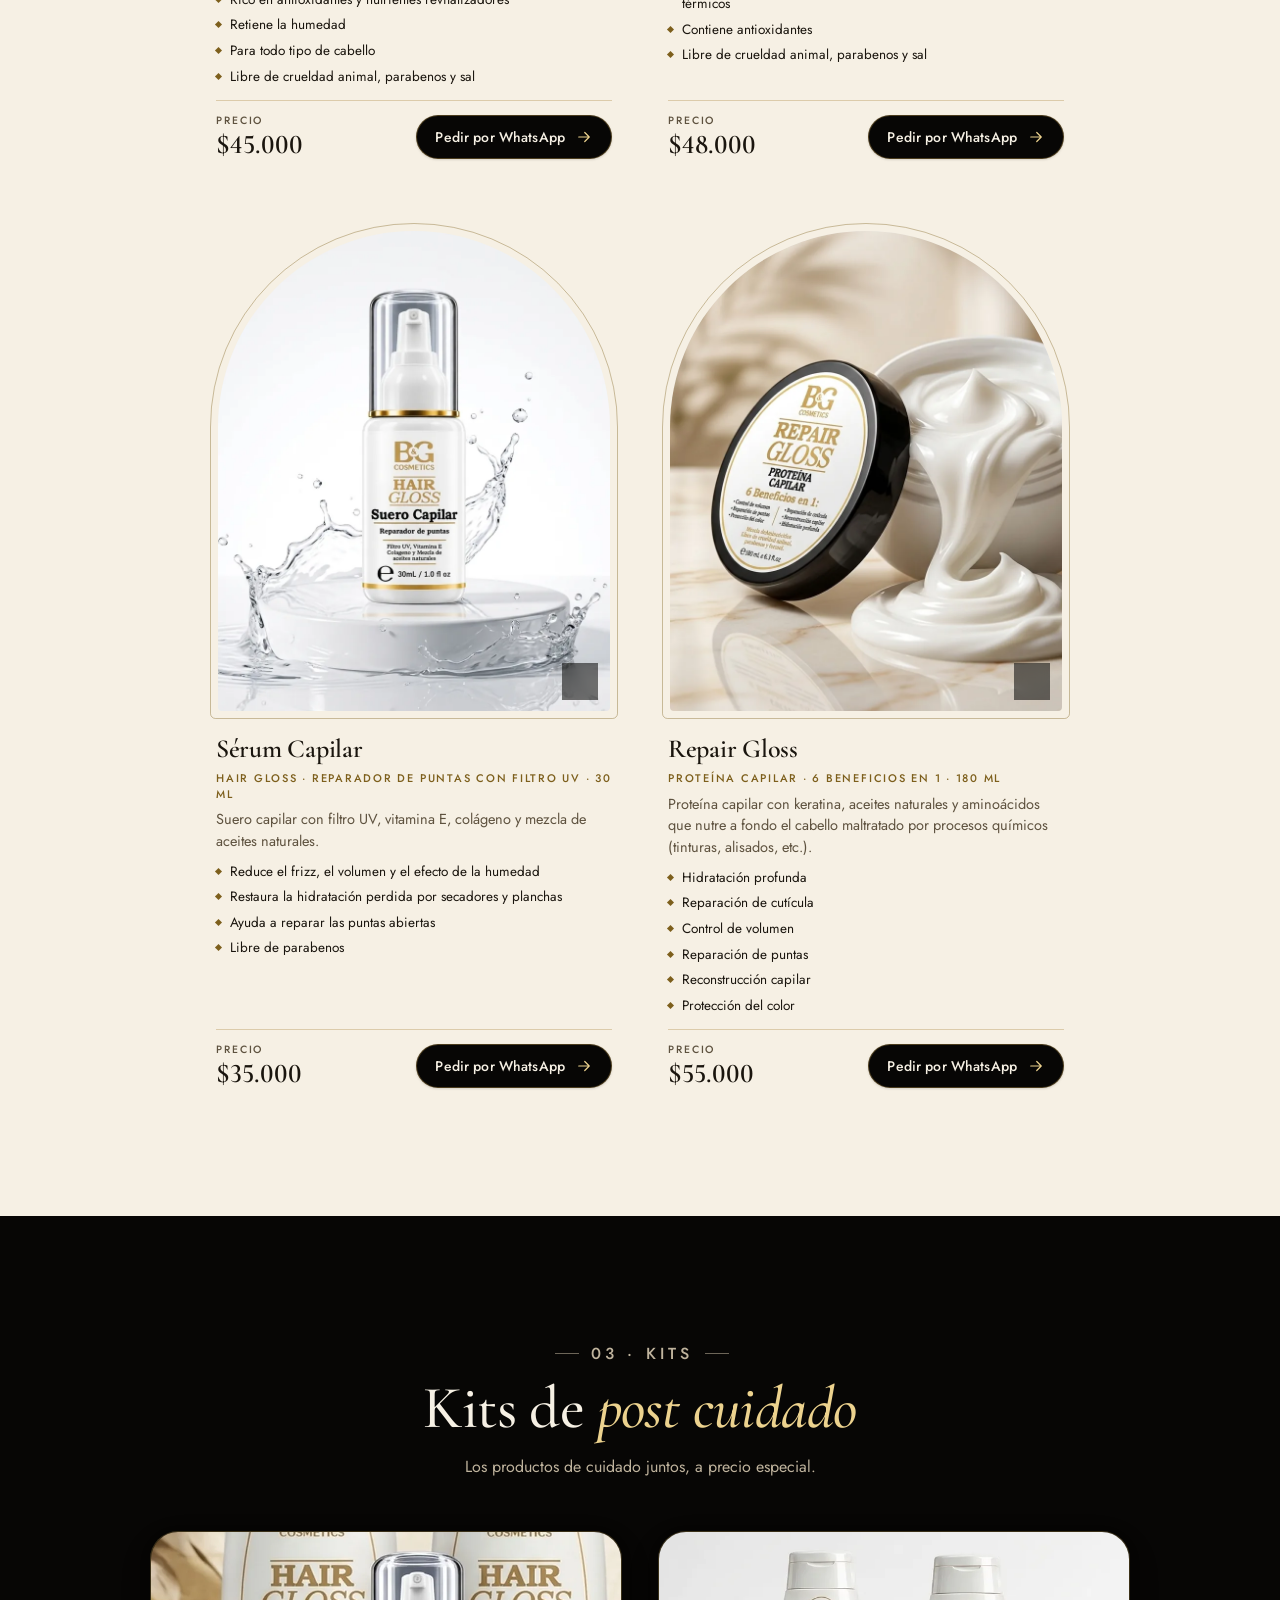
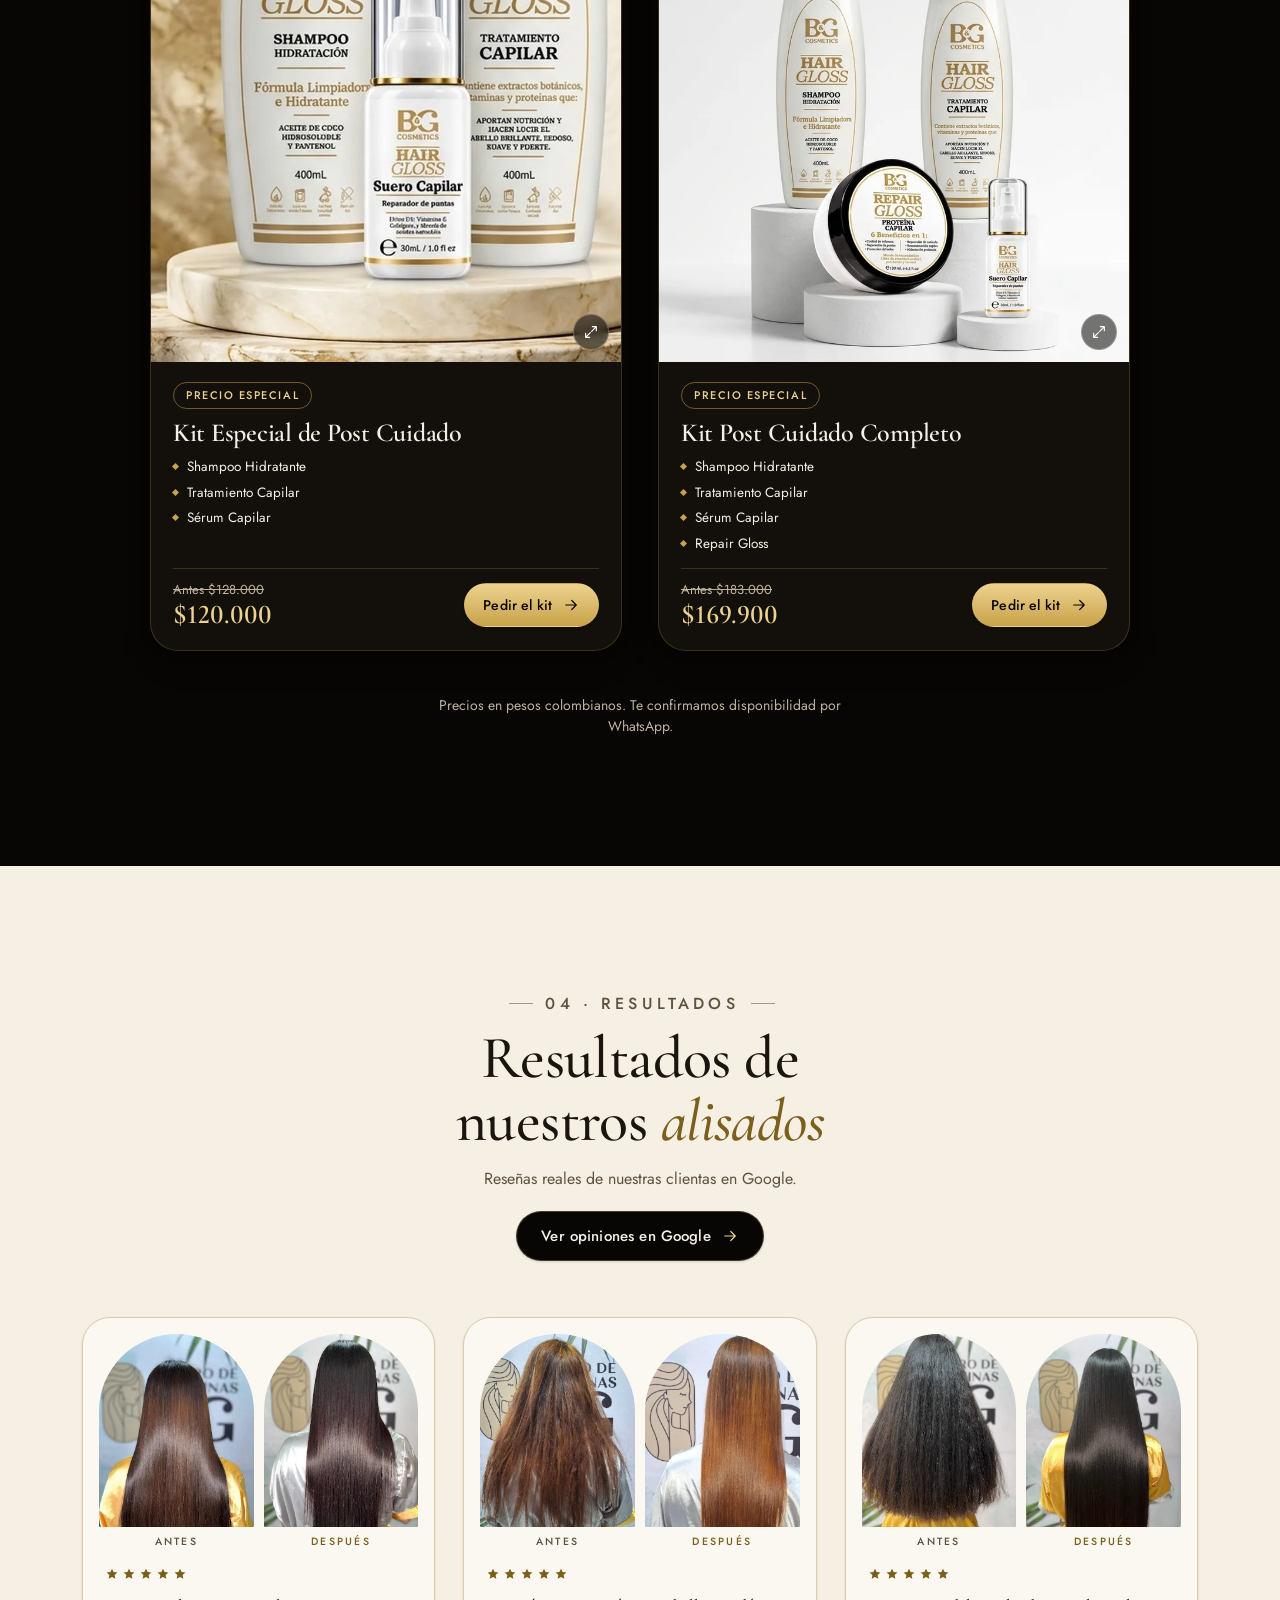
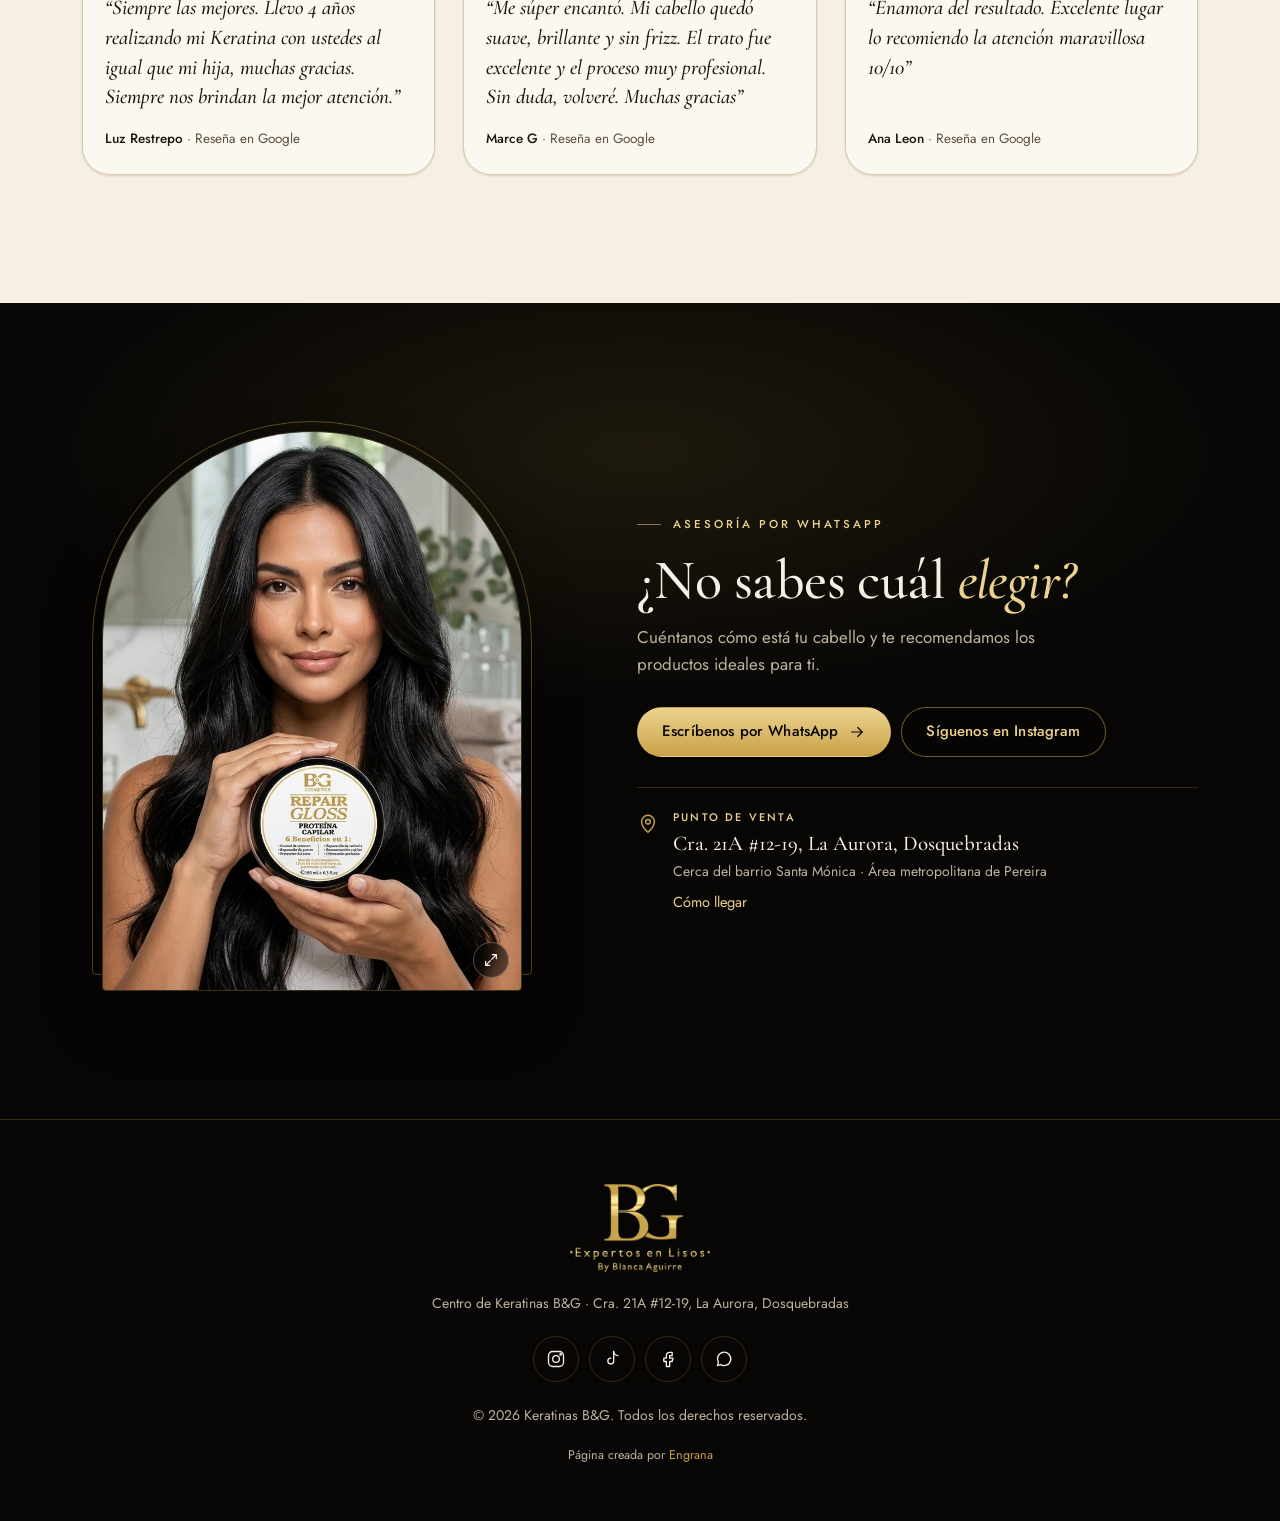
<file: keratinas-bg/index.html>
<!DOCTYPE html>
<html lang="es">
<head>
<meta charset="utf-8">
<meta name="viewport" content="width=device-width, initial-scale=1, viewport-fit=cover">
<title>Keratinas B&amp;G · Productos capilares B&amp;G Cosmetics</title>
<meta name="description" content="Catálogo de productos capilares B&G Cosmetics: Liso Gloss, shampoo profesional paso 1, shampoo hidratante, tratamiento capilar, sérum y Repair Gloss. Pide el tuyo por WhatsApp.">
<meta name="theme-color" content="#070605">
<link rel="canonical" href="https://keratinasbyg.com/">
<meta property="og:type" content="website">
<meta property="og:locale" content="es_CO">
<meta property="og:site_name" content="Keratinas B&amp;G">
<meta property="og:url" content="https://keratinasbyg.com/">
<meta property="og:title" content="Keratinas B&amp;G · Productos capilares B&amp;G Cosmetics">
<meta property="og:description" content="Catálogo de productos capilares: línea de alisado, línea de cuidado capilar y kits. Pide el tuyo por WhatsApp.">
<meta property="og:image:alt" content="Catálogo de productos capilares B&amp;G Cosmetics">
<meta property="og:image" content="https://keratinasbyg.com/assets/og.jpg">
<meta property="og:image:width" content="1200">
<meta property="og:image:height" content="630">
<meta name="twitter:card" content="summary_large_image">
<link rel="icon" type="image/png" href="assets/logos/logo_mono.png">
<link rel="preconnect" href="https://fonts.googleapis.com">
<link rel="preconnect" href="https://fonts.gstatic.com" crossorigin>
<link href="https://fonts.googleapis.com/css2?family=Cormorant+Garamond:ital,wght@0,500;0,600;1,500&family=Jost:wght@400;500&display=swap" rel="stylesheet">
<link rel="stylesheet" href="assets/estilos.css?v=4">
</head>
<body>

<header class="top" id="top">
  <div class="wrap">
    <a class="brand" href="#inicio" aria-label="Keratinas B&G, ir al inicio">
      <img src="assets/logos/logo_mono.webp" alt="" width="36" height="26">
      <span>Keratinas B&amp;G</span>
    </a>
    <nav class="nav" aria-label="Secciones">
      <a href="#linea-alisado">Línea de alisado</a>
      <a href="#cuidado">Cuidado capilar</a>
      <a href="#kits">Kits</a>
      <a href="#resultados">Resultados</a>
    </nav>
    <a class="btn btn-ghost btn-sm js-wa top-cta" href="#" target="_blank" rel="noopener">Pide asesoría</a>
    <button class="menu-btn" id="menuBtn" type="button" aria-expanded="false" aria-controls="menu" aria-label="Abrir menú"><i></i></button>
  </div>
</header>

<div class="menu" id="menu">
  <nav aria-label="Menú">
    <a href="#linea-alisado" style="--i:0">Línea de alisado</a>
    <a href="#cuidado" style="--i:1">Cuidado capilar</a>
    <a href="#kits" style="--i:2">Kits</a>
    <a href="#resultados" style="--i:3">Resultados</a>
  </nav>
  <a class="btn btn-gold js-wa" href="#" target="_blank" rel="noopener">Pide asesoría por WhatsApp <svg viewBox="0 0 24 24" fill="none" stroke="currentColor" stroke-width="1.6" stroke-linecap="round" stroke-linejoin="round"><path d="M5 12h14M13 6l6 6-6 6"/></svg></a>
</div>

<main>
<section class="hero" id="inicio">
  <div class="wrap">
    <div>
      <p class="eyebrow in" style="--d:80ms"><span class="kicker">B&amp;G Cosmetics</span><span class="by">by Blanca Aguirre</span></p>
      <h1 class="in" style="--d:160ms">Catálogo de productos <em>capilares</em></h1>
      <p class="lead in" style="--d:260ms">Nuestra línea de alisado y de cuidado capilar. Elige tu producto y pídelo por WhatsApp: te asesoramos.</p>
      <div class="actions in" style="--d:340ms">
        <a class="btn btn-gold js-wa" href="#" target="_blank" rel="noopener">Pide asesoría <svg viewBox="0 0 24 24" fill="none" stroke="currentColor" stroke-width="1.6" stroke-linecap="round" stroke-linejoin="round"><path d="M5 12h14M13 6l6 6-6 6"/></svg></a>
        <a class="btn btn-line" href="#linea-alisado">Ver productos</a>
      </div>
    </div>
    <div class="hero-media in" style="--d:200ms">
      <div class="arch"><img data-full="assets/productos/portada-full.webp" src="assets/productos/portada.webp" alt="Clienta con el Suero Capilar Hair Gloss de B&G Cosmetics" width="750" height="1000" fetchpriority="high"></div>
    </div>
  </div>
</section>

<section class="sec dark" id="linea-alisado">
  <div class="wrap">
    <div class="sec-head reveal">
      <p class="kicker">01 · Línea de alisado</p>
      <h2>Línea de <em>alisado</em></h2>
      <p>El producto alisador Liso Gloss y el shampoo profesional que prepara tu cabello: paso 1 del alisado.</p>
    </div>
    <div class="cards two" id="gAlisado" aria-label="Línea de alisado"></div>
  </div>
</section>

<section class="sec on-paper" id="cuidado">
  <div class="wrap">
    <div class="sec-head reveal">
      <p class="kicker">02 · Línea de cuidado capilar</p>
      <h2>Cuidado <em>capilar</em></h2>
      <p>La línea Hair Gloss para cuidar tu cabello en casa: shampoo, tratamiento, sérum y proteína capilar.</p>
    </div>
    <div class="cards two" id="gCuidado" aria-label="Línea de cuidado capilar"></div>
  </div>
</section>

<section class="sec dark" id="kits">
  <div class="wrap">
    <div class="sec-head reveal">
      <p class="kicker">03 · Kits</p>
      <h2>Kits de <em>post cuidado</em></h2>
      <p>Los productos de cuidado juntos, a precio especial.</p>
    </div>
    <div class="kits" id="gKits" aria-label="Kits de post cuidado"></div>
  </div>
  <p class="note" id="priceNote"></p>
</section>

<section class="sec on-paper results" id="resultados">
  <div class="wrap">
    <div class="sec-head reveal">
      <p class="kicker">04 · Resultados</p>
      <h2>Resultados de nuestros <em>alisados</em></h2>
      <p>Reseñas reales de nuestras clientas en Google.</p>
      <div class="actions">
        <a class="btn btn-dark" id="googleBtn" href="#" target="_blank" rel="noopener">Ver opiniones en Google <svg viewBox="0 0 24 24" fill="none" stroke="currentColor" stroke-width="1.6" stroke-linecap="round" stroke-linejoin="round"><path d="M5 12h14M13 6l6 6-6 6"/></svg></a>
      </div>
    </div>
    <div class="quote-list" id="quotes"></div>
  </div>
</section>

<section class="sec visit advice" id="asesoria">
  <div class="wrap">
    <div class="visit-media reveal"><div class="arch"><img data-full="assets/productos/asesoria-full.webp" src="assets/productos/asesoria.webp" alt="Clienta con la proteína capilar Repair Gloss de B&G Cosmetics" width="750" height="1000" loading="lazy"></div></div>
    <div class="reveal">
      <p class="kicker left">Asesoría por WhatsApp</p>
      <h2>¿No sabes cuál <em>elegir?</em></h2>
      <p class="lead2">Cuéntanos cómo está tu cabello y te recomendamos los productos ideales para ti.</p>
      <div class="actions">
        <a class="btn btn-gold js-wa" href="#" target="_blank" rel="noopener">Escríbenos por WhatsApp <svg viewBox="0 0 24 24" fill="none" stroke="currentColor" stroke-width="1.6" stroke-linecap="round" stroke-linejoin="round"><path d="M5 12h14M13 6l6 6-6 6"/></svg></a>
        <a class="btn btn-ghost" id="igBtn" href="#" target="_blank" rel="noopener">Síguenos en Instagram</a>
      </div>
      <div class="where">
        <svg viewBox="0 0 24 24" fill="none" stroke="currentColor" stroke-width="1.6" stroke-linejoin="round" aria-hidden="true"><path d="M12 21s-7-6.2-7-11.5a7 7 0 0 1 14 0C19 14.8 12 21 12 21z"/><circle cx="12" cy="9.5" r="2.5"/></svg>
        <div><b>Punto de venta</b><span id="addr"></span><a id="mapBtn" href="#" target="_blank" rel="noopener">Cómo llegar</a></div>
      </div>
    </div>
  </div>
</section>
</main>

<footer>
  <div class="wrap">
    <img src="assets/logos/logo_full.webp" alt="B&G, Expertos en Lisos" width="140" height="88" loading="lazy">
    <p id="footAddr">Centro de Keratinas B&amp;G · Dosquebradas, área metropolitana de Pereira</p>
    <div class="socials" id="socials"></div>
    <p>© <span id="yr"></span> Keratinas B&amp;G. Todos los derechos reservados.</p>
    <p class="credit">Página creada por <a href="https://instagram.com/engrana_ia" target="_blank" rel="noopener">Engrana</a></p>
  </div>
</footer>

<dialog class="lb" id="lb" aria-label="Foto ampliada">
  <figure class="lb-fig"><img id="lbImg" alt=""><figcaption id="lbCap"></figcaption></figure>
  <button class="lb-btn lb-close" type="button" aria-label="Cerrar foto"><svg viewBox="0 0 24 24" fill="none" stroke="currentColor" stroke-width="1.6" stroke-linecap="round"><path d="M6 6l12 12M18 6L6 18"/></svg></button>
  <button class="lb-btn lb-prev" type="button" aria-label="Foto anterior"><svg viewBox="0 0 24 24" fill="none" stroke="currentColor" stroke-width="1.6" stroke-linecap="round" stroke-linejoin="round"><path d="M15 6l-6 6 6 6"/></svg></button>
  <button class="lb-btn lb-next" type="button" aria-label="Foto siguiente"><svg viewBox="0 0 24 24" fill="none" stroke="currentColor" stroke-width="1.6" stroke-linecap="round" stroke-linejoin="round"><path d="M9 6l6 6-6 6"/></svg></button>
  <span class="lb-count" id="lbCount" aria-live="polite"></span>
</dialog>

<a class="wa-float js-wa" href="#" target="_blank" rel="noopener" id="waFloat"><span class="wa-ic" aria-hidden="true"><svg viewBox="0 0 24 24" fill="currentColor"><path d="M17.5 14.4c-.3-.1-1.7-.8-2-.9-.3-.1-.5-.1-.7.1-.2.3-.8.9-.9 1.1-.2.2-.3.2-.6.1-.3-.1-1.2-.5-2.3-1.4-.9-.8-1.4-1.7-1.6-2-.2-.3 0-.4.1-.6l.4-.5c.1-.2.2-.3.3-.5.1-.2 0-.4 0-.5l-.9-2.2c-.2-.6-.5-.5-.7-.5h-.6c-.2 0-.5.1-.8.4-.3.3-1 1-1 2.4s1 2.8 1.2 3c.1.2 2 3.1 4.9 4.3.7.3 1.2.5 1.6.6.7.2 1.3.2 1.8.1.6-.1 1.7-.7 1.9-1.4.2-.7.2-1.3.2-1.4-.1-.1-.3-.2-.6-.3zM12 21.8c-1.8 0-3.5-.5-5-1.4l-.4-.2-3.7 1 1-3.6-.2-.4C2.7 15.6 2.2 13.8 2.2 12 2.2 6.6 6.6 2.2 12 2.2c2.6 0 5.1 1 6.9 2.9 1.8 1.8 2.9 4.3 2.9 6.9 0 5.4-4.4 9.8-9.8 9.8zm8.4-18.2C18.2 1.3 15.2 0 12 0 5.4 0 0 5.4 0 12c0 2.1.6 4.2 1.6 6L0 24l6.2-1.6c1.8 1 3.8 1.5 5.8 1.5 6.6 0 12-5.4 12-12 0-3.2-1.2-6.2-3.4-8.4z"/></svg></span>Pide asesoría</a>

<script>
/* =========================================================
   CATÁLOGO DE PRODUCTOS — aquí se cambian productos, precios y textos
   Datos tomados de las piezas oficiales de B&G Cosmetics.
   foto: nombre de la foto en assets/productos/, sin el ".webp"
   precio: si se deja vacío (precio:""), la tarjeta dice "Consulta el precio".
   ========================================================= */
const CATALOGO = {
  whatsapp: "573054563602",
  mensajeGeneral: "Hola Blanca, vi su catálogo de productos y quiero asesoría.",
  mensajeProducto: "Hola Blanca, vi su catálogo y quiero información del {producto} ({presentacion}).",
  instagram: "https://www.instagram.com/keratinasbyg_pereira",
  facebook: "https://www.facebook.com/keratinaspereira",
  tiktok: "https://www.tiktok.com/@keratinasbyg_pereira",
  google: "https://share.google/8mNqWLUY4JjavBmK1",
  direccion: "Cra. 21A #12-19, La Aurora, Dosquebradas", // punto de venta: el mismo Centro de Keratinas B&G
  referencia: "Cerca del barrio Santa Mónica · Área metropolitana de Pereira",
  mapa: "https://share.google/8mNqWLUY4JjavBmK1", // botón "Cómo llegar" (perfil del local en Google)
  notaPrecios: "Precios en pesos colombianos. Te confirmamos disponibilidad por WhatsApp.",

  lineaAlisado: [
    { nombre:"Liso Gloss", foto:"liso-gloss", presentacion:"1000 mL", precio:"$499.000",
      subtitulo:"CX Plastia · Fórmula nueva mejorada",
      desc:"Producto alisador con nanotecnología capilar en fórmula enjuagable. Revitaliza el cabello con aminoácidos, vitamina E y mezcla de aceites.",
      beneficios:["100% liso","Ideal para todo tipo de cabello","Nanotecnología capilar de larga duración","Fórmula de CX Plastia mejorada","Producto vegano"] },
    { nombre:"Shampoo Profesional", foto:"shampoo-profesional", presentacion:"500 mL", precio:"$55.000",
      subtitulo:"Paso 1 · Alisado",
      desc:"Shampoo profesional de limpieza que prepara el cabello antes del alisado.",
      beneficios:["Limpieza profunda","Antirresiduos","Paso 1 del alisado"] }
  ],

  lineaCuidado: [
    { nombre:"Shampoo Hidratante", foto:"shampoo-hidratante", presentacion:"400 mL", precio:"$45.000",
      subtitulo:"Hair Gloss · Fórmula limpiadora e hidratante",
      desc:"Suave fórmula limpiadora e hidratante con aceites naturales: aceite de coco hidrosoluble y pantenol.",
      beneficios:["Rico en antioxidantes y nutrientes revitalizadores","Retiene la humedad","Para todo tipo de cabello","Libre de crueldad animal, parabenos y sal"] },
    { nombre:"Tratamiento Capilar", foto:"tratamiento-capilar", presentacion:"400 mL", precio:"$48.000",
      subtitulo:"Hair Gloss · Fórmula mejorada",
      desc:"Con extractos botánicos, vitaminas y proteínas que aportan nutrición y hacen lucir el cabello brillante, sedoso, suave y fuerte.",
      beneficios:["Ideal para cabellos resecos y maltratados por procesos químicos o térmicos","Contiene antioxidantes","Libre de crueldad animal, parabenos y sal"] },
    { nombre:"Sérum Capilar", foto:"serum-capilar", presentacion:"30 mL", precio:"$35.000",
      subtitulo:"Hair Gloss · Reparador de puntas con filtro UV",
      desc:"Suero capilar con filtro UV, vitamina E, colágeno y mezcla de aceites naturales.",
      beneficios:["Reduce el frizz, el volumen y el efecto de la humedad","Restaura la hidratación perdida por secadores y planchas","Ayuda a reparar las puntas abiertas","Libre de parabenos"] },
    { nombre:"Repair Gloss", foto:"repair-gloss", presentacion:"180 mL", precio:"$55.000",
      subtitulo:"Proteína capilar · 6 beneficios en 1",
      desc:"Proteína capilar con keratina, aceites naturales y aminoácidos que nutre a fondo el cabello maltratado por procesos químicos (tinturas, alisados, etc.).",
      beneficios:["Hidratación profunda","Reparación de cutícula","Control de volumen","Reparación de puntas","Reconstrucción capilar","Protección del color"] }
  ],

  kits: [
    { nombre:"Kit Especial de Post Cuidado", foto:"kit-especial", precioNormal:"$128.000", precio:"$120.000",
      incluye:["Shampoo Hidratante","Tratamiento Capilar","Sérum Capilar"] },
    { nombre:"Kit Post Cuidado Completo", foto:"kit-completo", precioNormal:"$183.000", precio:"$169.900",
      incluye:["Shampoo Hidratante","Tratamiento Capilar","Sérum Capilar","Repair Gloss"] }
  ],

  testimonios: [ // las mismas reseñas reales de Google de la página principal
    { autora:"Luz Restrepo", antes:"rv_luz_a", despues:"rv_luz_d",
      texto:"Siempre las mejores. Llevo 4 años realizando mi Keratina con ustedes al igual que mi hija, muchas gracias. Siempre nos brindan la mejor atención." },
    { autora:"Marce G", antes:"rv_marce_a", despues:"rv_marce_d",
      texto:"Me súper encantó. Mi cabello quedó suave, brillante y sin frizz. El trato fue excelente y el proceso muy profesional. Sin duda, volveré. Muchas gracias" },
    { autora:"Ana Leon", antes:"rv_analeon_a", despues:"rv_analeon_d",
      texto:"Enamora del resultado. Excelente lugar lo recomiendo la atención maravillosa 10/10" }
  ]
};
</script>
<script>
(function(){
  const C = CATALOGO, $ = s=>document.querySelector(s);

  // El enlace siempre abre desde el inicio de la página
  if ('scrollRestoration' in history) history.scrollRestoration = 'manual';
  if (location.hash){
    history.replaceState(null, '', location.pathname + location.search);
    let toco = false;
    ['wheel','touchstart','keydown'].forEach(t=>addEventListener(t,()=>{ toco = true; },{once:true,passive:true}));
    const alInicio = ()=>{ if (!toco) scrollTo(0,0); };
    alInicio(); addEventListener('DOMContentLoaded', alInicio); addEventListener('load', alInicio);
  }
  const arrow = '<svg viewBox="0 0 24 24" fill="none" stroke="currentColor" stroke-width="1.6" stroke-linecap="round" stroke-linejoin="round"><path d="M5 12h14M13 6l6 6-6 6"/></svg>';
  const esc = s=>String(s).replace(/[&<>"]/g,c=>({'&':'&amp;','<':'&lt;','>':'&gt;','"':'&quot;'}[c]));
  const wa = msg=>`https://wa.me/${C.whatsapp}?text=${encodeURIComponent(msg)}`;
  const foto = n=>`assets/productos/${n}.webp`, resena = n=>`assets/resenas/${n}.webp`;
  const precio = p=> p ? `<small>Precio</small><strong>${esc(p)}</strong>` : `<small>Precio</small><strong class="ask">Consúltalo</strong>`;

  // Tarjetas de producto
  function producto(p, boton){
    const msg = C.mensajeProducto.replace('{producto}', p.nombre).replace('{presentacion}', p.presentacion);
    return `<article class="card reveal">
      <div class="frame"><div class="media pm"><img src="${foto(p.foto)}" data-full="${foto(p.foto+'-full')}" alt="${esc(p.nombre)} de B&G Cosmetics, presentación ${esc(p.presentacion)}" loading="lazy" width="800" height="1000"></div></div>
      <div class="card-body">
        <h3>${esc(p.nombre)}</h3>
        <p class="pres">${esc(p.subtitulo)} · ${esc(p.presentacion)}</p>
        <p class="desc">${esc(p.desc)}</p>
        <ul class="perks col">${p.beneficios.map(b=>`<li>${esc(b)}</li>`).join('')}</ul>
        <div class="card-foot"><div class="deal">
          <div class="price">${precio(p.precio)}</div>
          <a class="btn btn-sm ${boton}" href="${wa(msg)}" target="_blank" rel="noopener" aria-label="Pedir ${esc(p.nombre)} por WhatsApp">Pedir por WhatsApp ${arrow}</a>
        </div></div>
      </div></article>`;
  }
  $('#gAlisado').innerHTML = C.lineaAlisado.map(p=>producto(p,'btn-ghost')).join('');
  $('#gCuidado').innerHTML = C.lineaCuidado.map(p=>producto(p,'btn-dark')).join('');

  // Kits
  $('#gKits').innerHTML = C.kits.map(k=>{
    const msg = C.mensajeProducto.replace('{producto}', k.nombre).replace(' ({presentacion})','');
    return `<article class="kit reveal">
      <div class="kit-img"><img src="${foto(k.foto)}" data-full="${foto(k.foto+'-full')}" alt="${esc(k.nombre)}: ${esc(k.incluye.join(', '))}" loading="lazy" width="800" height="800"></div>
      <div class="card-body">
        <span class="save">Precio especial</span>
        <h3>${esc(k.nombre)}</h3>
        <ul class="perks col">${k.incluye.map(b=>`<li>${esc(b)}</li>`).join('')}</ul>
        <div class="card-foot"><div class="deal">
          <div class="price"><s>Antes ${esc(k.precioNormal)}</s><strong>${esc(k.precio)}</strong></div>
          <a class="btn btn-sm btn-gold" href="${wa(msg)}" target="_blank" rel="noopener" aria-label="Pedir el ${esc(k.nombre)} por WhatsApp">Pedir el kit ${arrow}</a>
        </div></div>
      </div></article>`;
  }).join('');
  $('#priceNote').textContent = C.notaPrecios;
  document.querySelectorAll('.cards .card, .kits .kit').forEach((c,i)=>c.style.setProperty('--d',`${(i%2)*80}ms`));

  // Reseñas
  $('#googleBtn').href = C.google;
  $('#igBtn').href = C.instagram;
  $('#addr').innerHTML = `${esc(C.direccion)}<small>${esc(C.referencia)}</small>`;
  $('#mapBtn').href = C.mapa;
  $('#footAddr').textContent = `Centro de Keratinas B&G · ${C.direccion}`;
  const stars = '<span class="stars" role="img" aria-label="5 de 5 estrellas">'+'<svg viewBox="0 0 24 24" fill="currentColor" aria-hidden="true"><path d="M12 2.8l2.8 5.9 6.4.8-4.7 4.4 1.2 6.4L12 17.2l-5.7 3.1 1.2-6.4L2.8 9.5l6.4-.8z"/></svg>'.repeat(5)+'</span>';
  $('#quotes').innerHTML = C.testimonios.map((t,i)=>`<figure class="quote reveal" style="--d:${i*90}ms">
    <div class="ba"><div><div class="ba-img"><img src="${resena(t.antes)}" alt="Cabello de ${esc(t.autora)} antes del alisado" loading="lazy" width="360" height="447"></div><span>Antes</span></div><div><div class="ba-img"><img src="${resena(t.despues)}" alt="Cabello de ${esc(t.autora)} después del alisado" loading="lazy" width="360" height="447"></div><span>Después</span></div></div>
    <figcaption>${stars}<p>“${esc(t.texto)}”</p><span class="who"><b>${esc(t.autora)}</b> · Reseña en Google</span></figcaption></figure>`).join('');

  // Redes y año
  const soc = [];
  soc.push(`<a href="${C.instagram}" target="_blank" rel="noopener" aria-label="Instagram"><svg viewBox="0 0 24 24" fill="none" stroke="currentColor" stroke-width="1.6"><rect x="3" y="3" width="18" height="18" rx="5"/><circle cx="12" cy="12" r="4"/><circle cx="17.5" cy="6.5" r=".8" fill="currentColor"/></svg></a>`);
  soc.push(`<a href="${C.tiktok}" target="_blank" rel="noopener" aria-label="TikTok"><svg viewBox="0 0 24 24" fill="none" stroke="currentColor" stroke-width="1.6" stroke-linecap="round" stroke-linejoin="round"><path d="M14 3v11.5a3.5 3.5 0 1 1-3.5-3.5"/><path d="M14 3c.4 2.6 2.4 4.6 5 4.9"/></svg></a>`);
  soc.push(`<a href="${C.facebook}" target="_blank" rel="noopener" aria-label="Facebook"><svg viewBox="0 0 24 24" fill="none" stroke="currentColor" stroke-width="1.6" stroke-linejoin="round"><path d="M14 8h3V4h-3a4 4 0 0 0-4 4v3H7v4h3v6h4v-6h3l1-4h-4V8z"/></svg></a>`);
  soc.push(`<a class="js-wa" href="#" target="_blank" rel="noopener" aria-label="WhatsApp"><svg viewBox="0 0 24 24" fill="none" stroke="currentColor" stroke-width="1.6" stroke-linejoin="round"><path d="M4 20l1.3-4A8 8 0 1 1 8 18.7z"/></svg></a>`);
  $('#socials').innerHTML = soc.join('');
  $('#yr').textContent = new Date().getFullYear();

  // Enlaces generales a WhatsApp (asesoría)
  document.querySelectorAll('.js-wa').forEach(a=>a.href = wa(C.mensajeGeneral));

  // Menú del celular
  const mb = $('#menuBtn'), menu = $('#menu');
  const setMenu = open=>{
    mb.setAttribute('aria-expanded', open); mb.setAttribute('aria-label', open?'Cerrar menú':'Abrir menú');
    menu.classList.toggle('is-open', open); document.documentElement.classList.toggle('menu-open', open);
    if (open) menu.querySelector('a').focus({preventScroll:true});
  };
  mb.addEventListener('click',()=>setMenu(mb.getAttribute('aria-expanded')!=='true'));
  menu.querySelectorAll('a').forEach(a=>a.addEventListener('click',()=>setMenu(false)));
  addEventListener('keydown',e=>{ if(e.key==='Escape' && mb.getAttribute('aria-expanded')==='true'){ setMenu(false); mb.focus(); } });
  matchMedia('(min-width:860px)').addEventListener('change',e=>{ if(e.matches) setMenu(false); });

  // Enlaces internos: bajan a la sección sin cambiar la dirección
  document.addEventListener('click',e=>{
    const a = e.target.closest('a[href^="#"]'); if (!a) return;
    const id = a.getAttribute('href').slice(1), t = id && document.getElementById(id); if (!t) return;
    e.preventDefault();
    const modo = matchMedia('(prefers-reduced-motion: reduce)').matches ? 'auto' : 'smooth';
    if (id === 'inicio') scrollTo({top:0, behavior:modo}); else t.scrollIntoView({behavior:modo, block:'start'});
    t.setAttribute('tabindex','-1'); t.focus({preventScroll:true});
  });

  // Encabezado con vidrio al bajar
  const top = $('#top');
  const onScroll = ()=>top.classList.toggle('is-scrolled', scrollY>8);
  addEventListener('scroll',onScroll,{passive:true}); onScroll();

  // Botón flotante de asesoría: aparece al dejar atrás la portada y se esconde
  // mientras haya en pantalla productos (cada uno con su botón) o el bloque de asesoría.
  const fl = $('#waFloat'), heroCta = $('.hero .actions'), visibles = new Set();
  let pasoPortada = false;
  const pintar = ()=>fl.classList.toggle('show', pasoPortada && visibles.size===0);
  new IntersectionObserver(([e])=>{ pasoPortada = !e.isIntersecting && e.boundingClientRect.top < 0; pintar(); }).observe(heroCta);
  const cio = new IntersectionObserver(es=>{ es.forEach(e=>e.isIntersecting ? visibles.add(e.target) : visibles.delete(e.target)); pintar(); });
  document.querySelectorAll('.card-foot, .advice .actions').forEach(el=>cio.observe(el));

  // Visor de fotos: al tocar una foto se abre completa (sin el recorte del arco).
  // Se pasa de una a otra con las flechas, deslizando el dedo o con el teclado.
  const lb = $('#lb'), lbImg = $('#lbImg'), lbCap = $('#lbCap'), lbCount = $('#lbCount');
  const zoomables = [...document.querySelectorAll('.hero-media .arch img, .media img, .kit-img img, .ba-img img, .visit-media .arch img')];
  const lupa = '<span class="zoom-ic" aria-hidden="true"><svg viewBox="0 0 24 24" fill="none" stroke="currentColor" stroke-width="1.7" stroke-linecap="round" stroke-linejoin="round"><path d="M14 4h6v6M10 20H4v-6M20 4l-7 7M4 20l7-7"/></svg></span>';
  let actual = 0, origen = null;
  const mostrar = i=>{
    actual = (i + zoomables.length) % zoomables.length;
    const im = zoomables[actual], grande = im.dataset.full || im.currentSrc || im.src;
    lbImg.src = im.currentSrc || im.src;  // primero la que ya está cargada; luego la completa
    lbImg.classList.toggle('small', (im.naturalWidth || 0) < 500 && !im.dataset.full);
    lbImg.alt = im.alt; lbCap.textContent = im.alt;
    lbCount.textContent = `${actual+1} / ${zoomables.length}`;
    if (grande !== lbImg.src){ const pre = new Image(); pre.onload = ()=>{ if (zoomables[actual] === im) lbImg.src = grande; }; pre.src = grande; }
  };
  zoomables.forEach((im,i)=>{
    const caja = im.parentElement;
    caja.classList.add('zoom'); caja.tabIndex = 0; caja.setAttribute('role','button');
    caja.setAttribute('aria-label', `Ver foto completa: ${im.alt}`);
    if (!caja.classList.contains('ba-img')) caja.insertAdjacentHTML('beforeend', lupa);
    const abrir = ()=>{ origen = caja; mostrar(i); lb.showModal(); document.documentElement.classList.add('lb-open'); };
    caja.addEventListener('click', abrir);
    caja.addEventListener('keydown', e=>{ if (e.key==='Enter' || e.key===' '){ e.preventDefault(); abrir(); } });
  });
  lb.addEventListener('close', ()=>{ document.documentElement.classList.remove('lb-open'); if (origen) origen.focus({preventScroll:true}); });
  lb.querySelector('.lb-close').addEventListener('click', ()=>lb.close());
  lb.querySelector('.lb-prev').addEventListener('click', ()=>mostrar(actual-1));
  lb.querySelector('.lb-next').addEventListener('click', ()=>mostrar(actual+1));
  lb.addEventListener('click', e=>{ if (e.target === lb || e.target.classList.contains('lb-fig')) lb.close(); }); // tocar fuera de la foto cierra
  lb.addEventListener('keydown', e=>{ if (e.key==='ArrowLeft') mostrar(actual-1); if (e.key==='ArrowRight') mostrar(actual+1); });
  let x0 = null;
  lb.addEventListener('touchstart', e=>{ x0 = e.touches[0].clientX; }, {passive:true});
  lb.addEventListener('touchend', e=>{ if (x0===null) return; const dx = e.changedTouches[0].clientX - x0; x0 = null; if (Math.abs(dx) > 50) mostrar(actual + (dx < 0 ? 1 : -1)); }, {passive:true});

  // Revelado suave al entrar en pantalla (una sola vez)
  const io = new IntersectionObserver(es=>es.forEach(e=>{ if(e.isIntersecting){e.target.classList.add('is-in');io.unobserve(e.target)} }),{threshold:.12,rootMargin:'0px 0px -6%'});
  document.querySelectorAll('.reveal').forEach(el=>io.observe(el));
})();
</script>
</body>
</html>
</file>
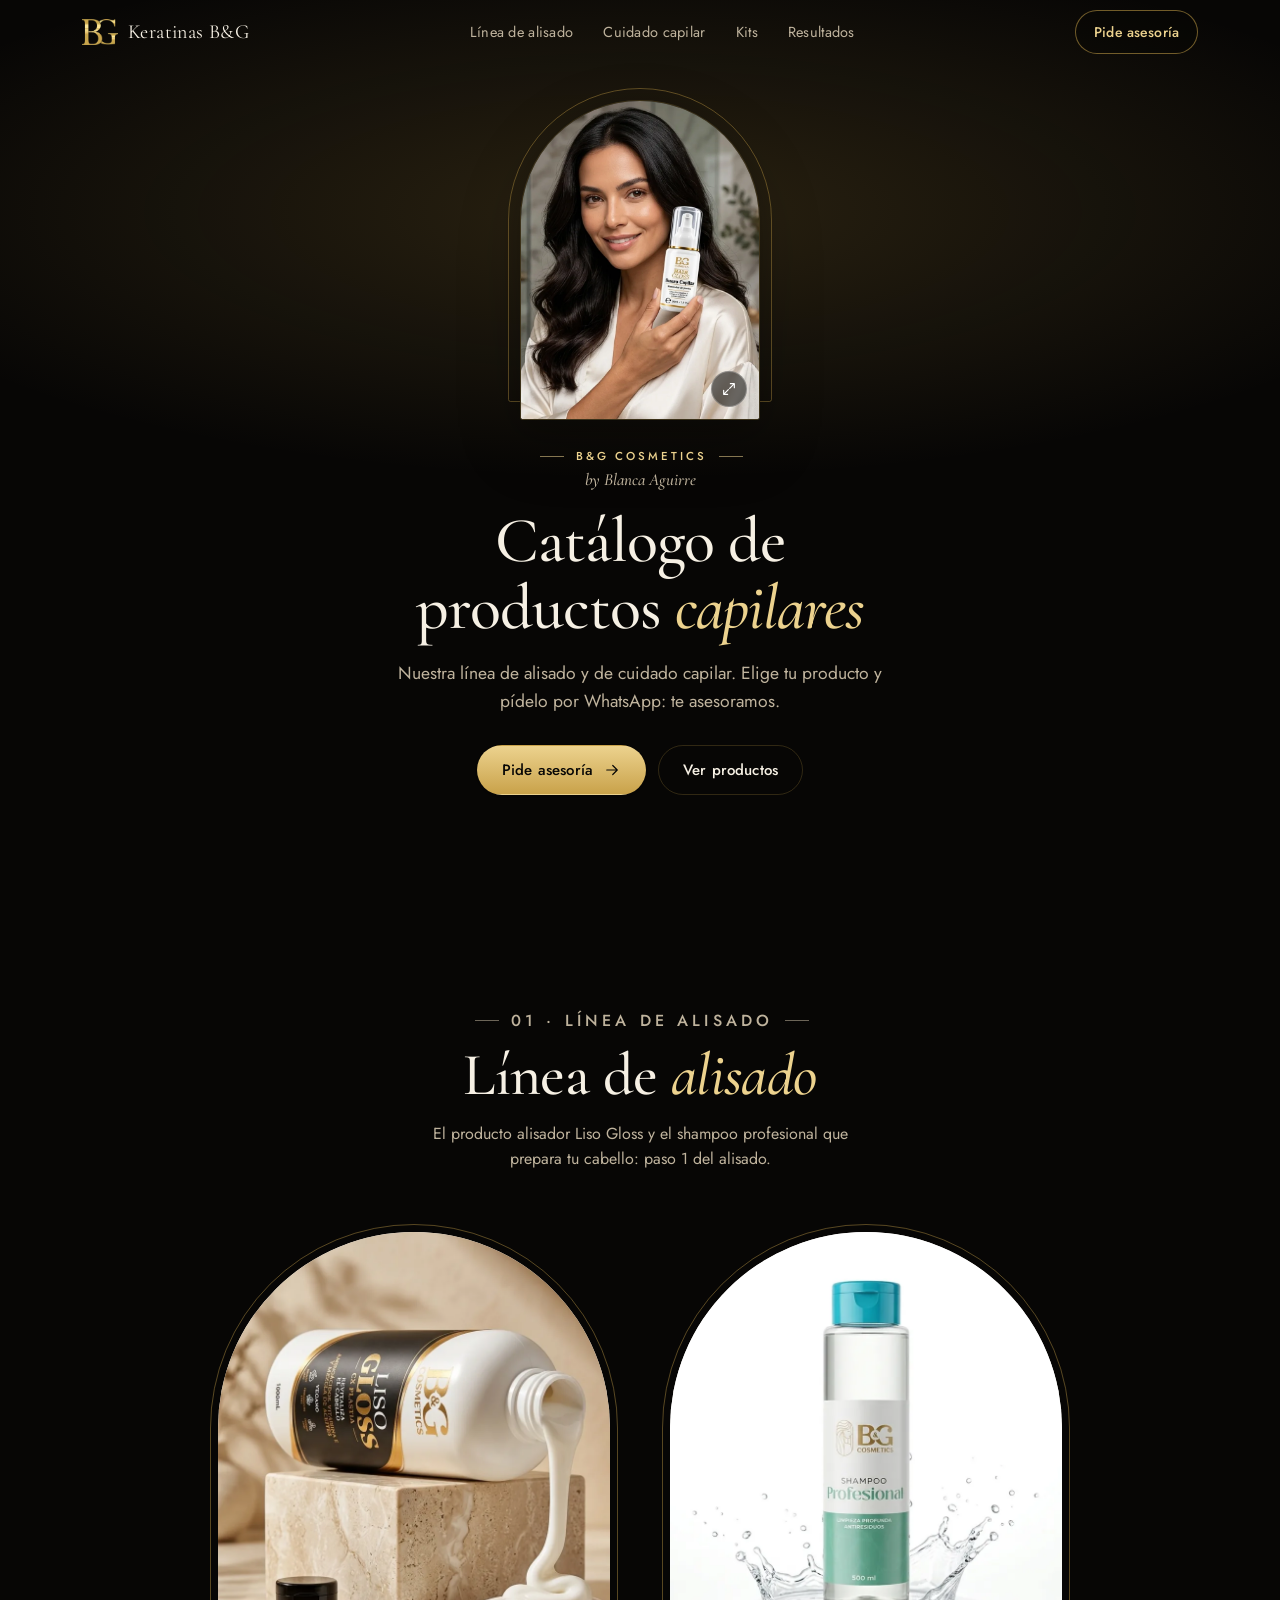
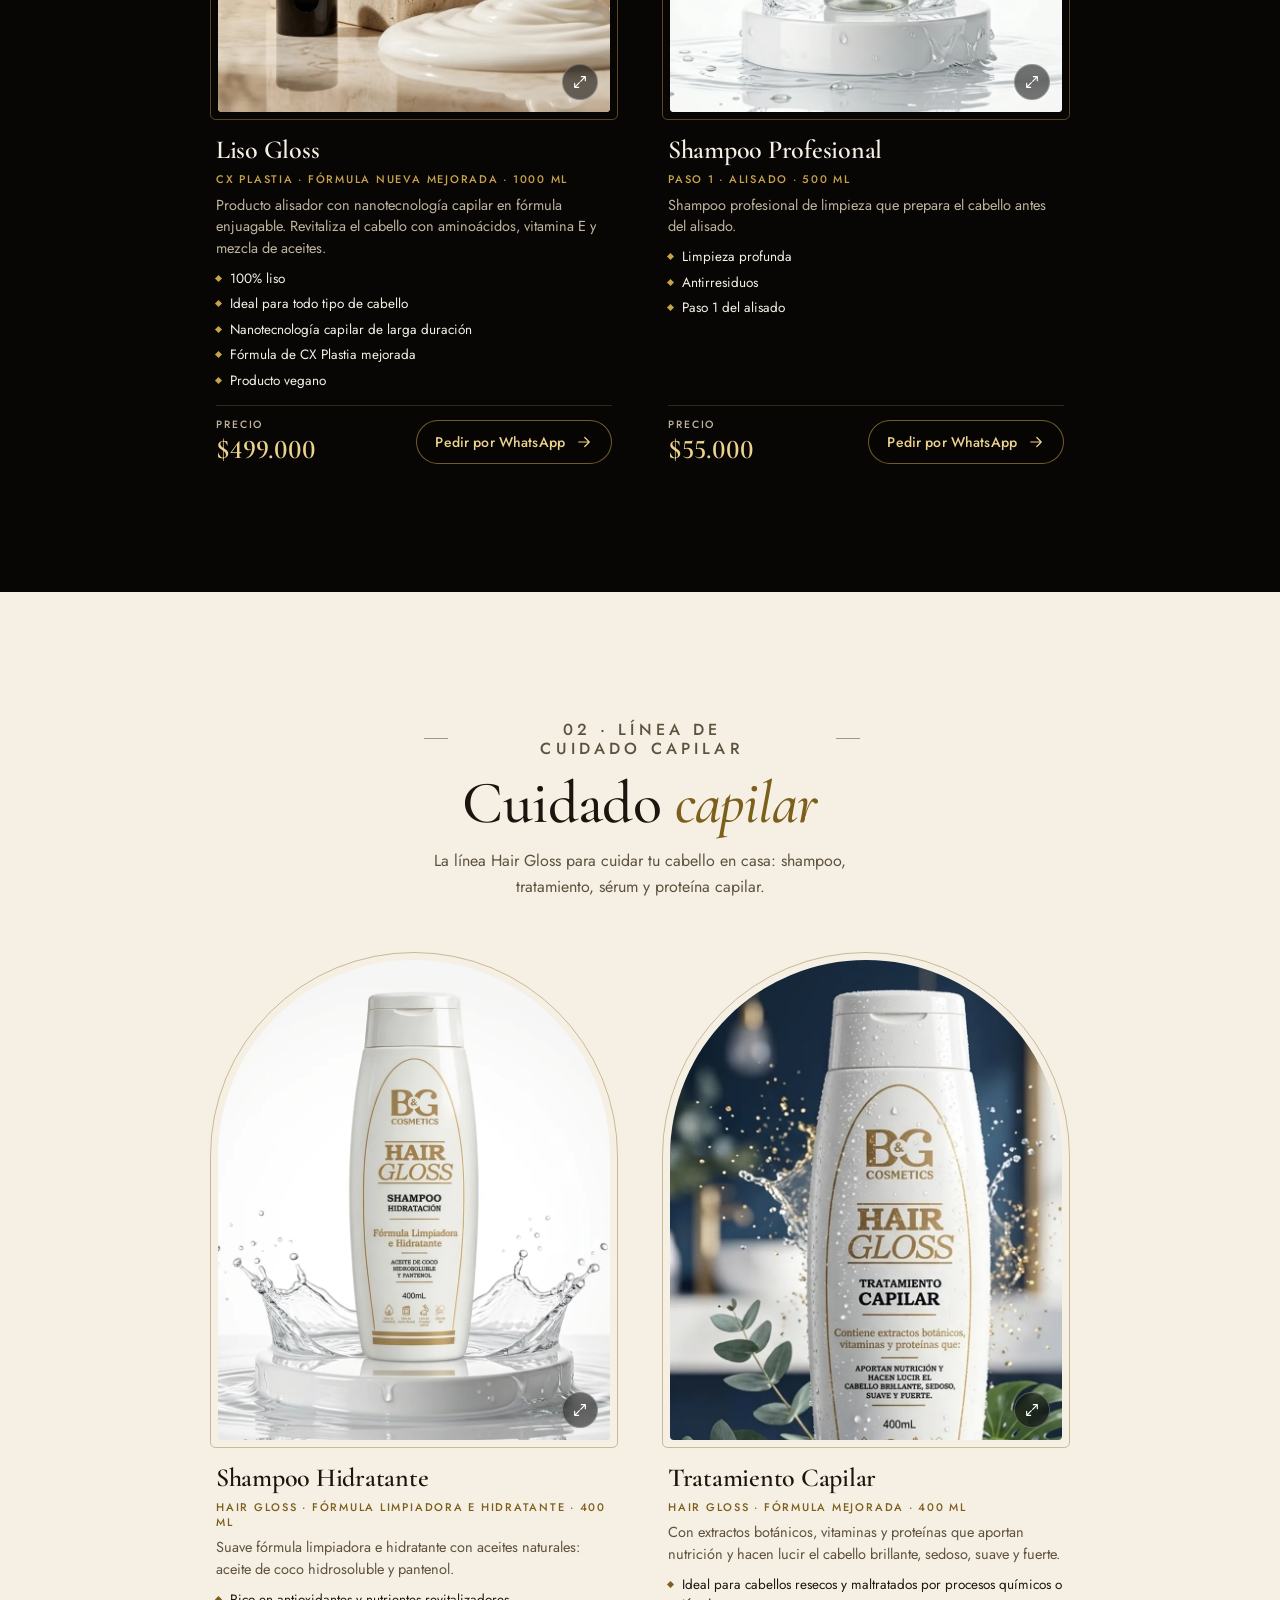
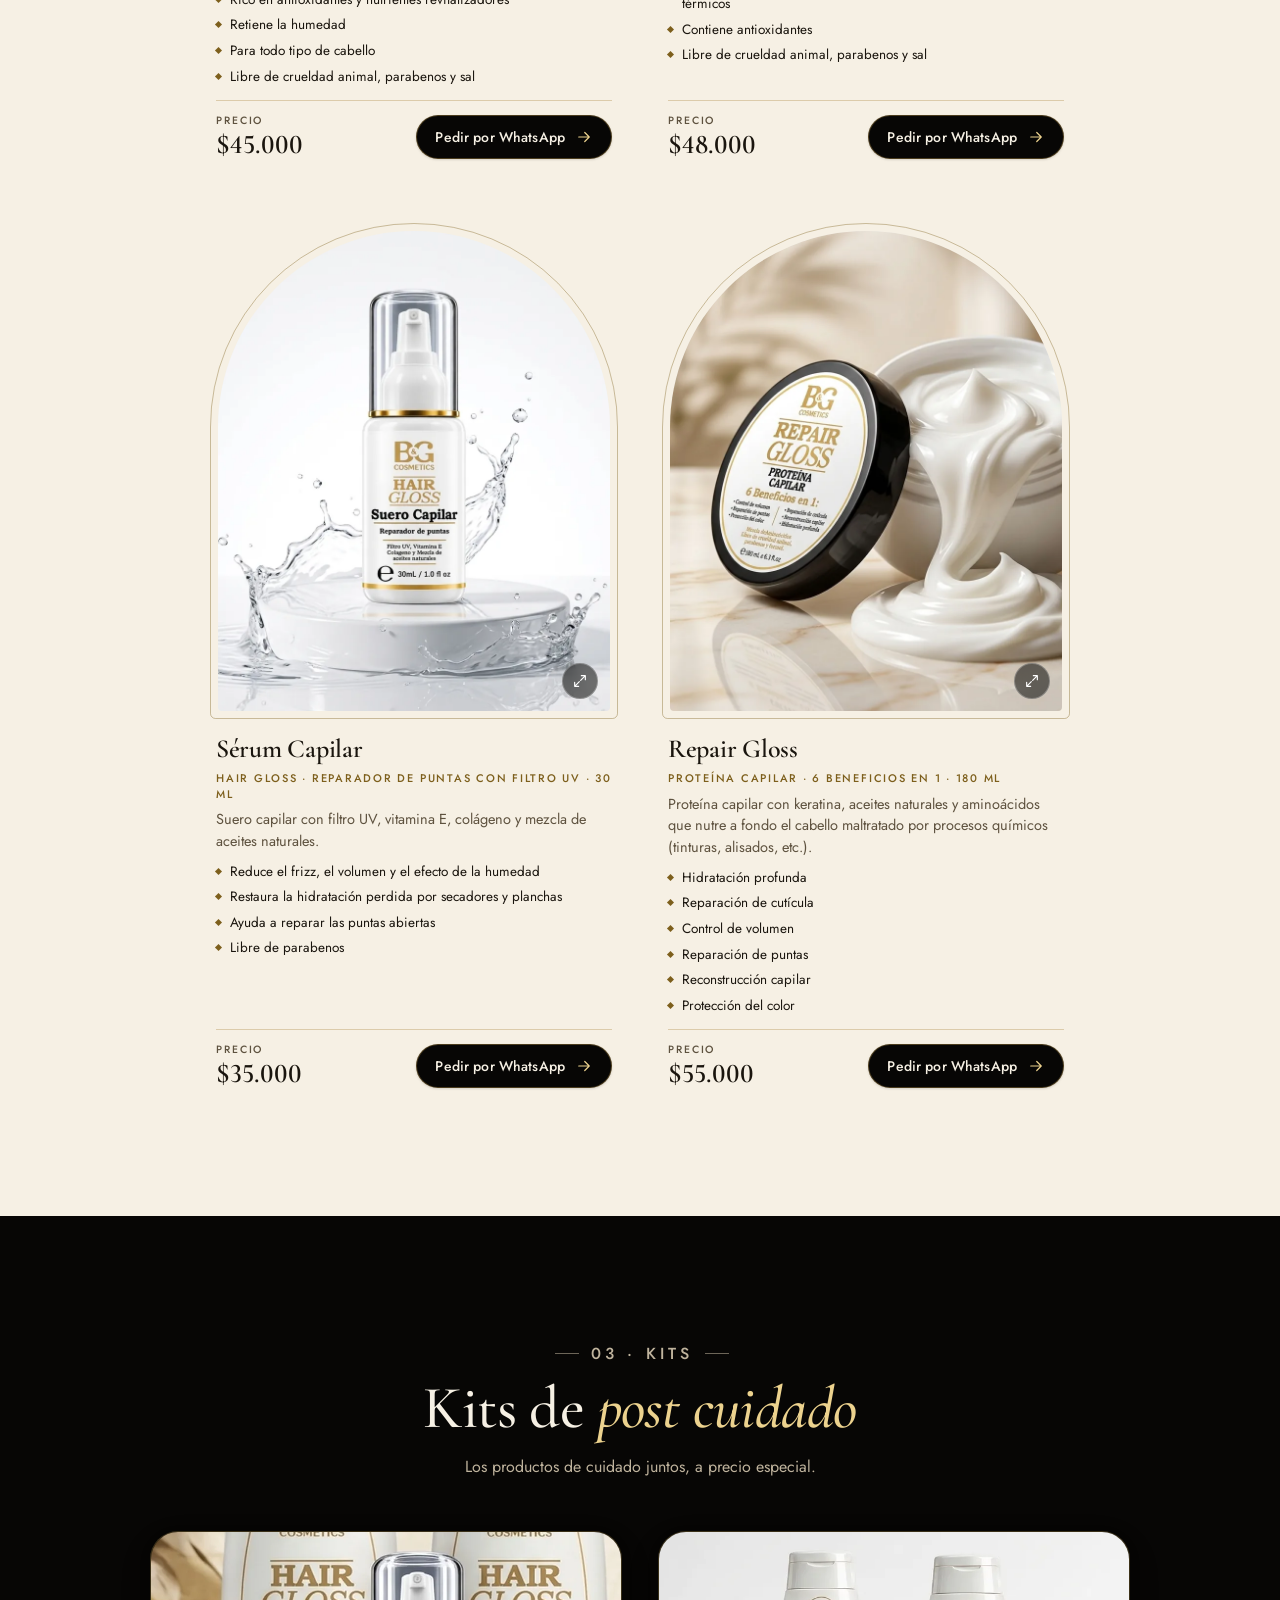
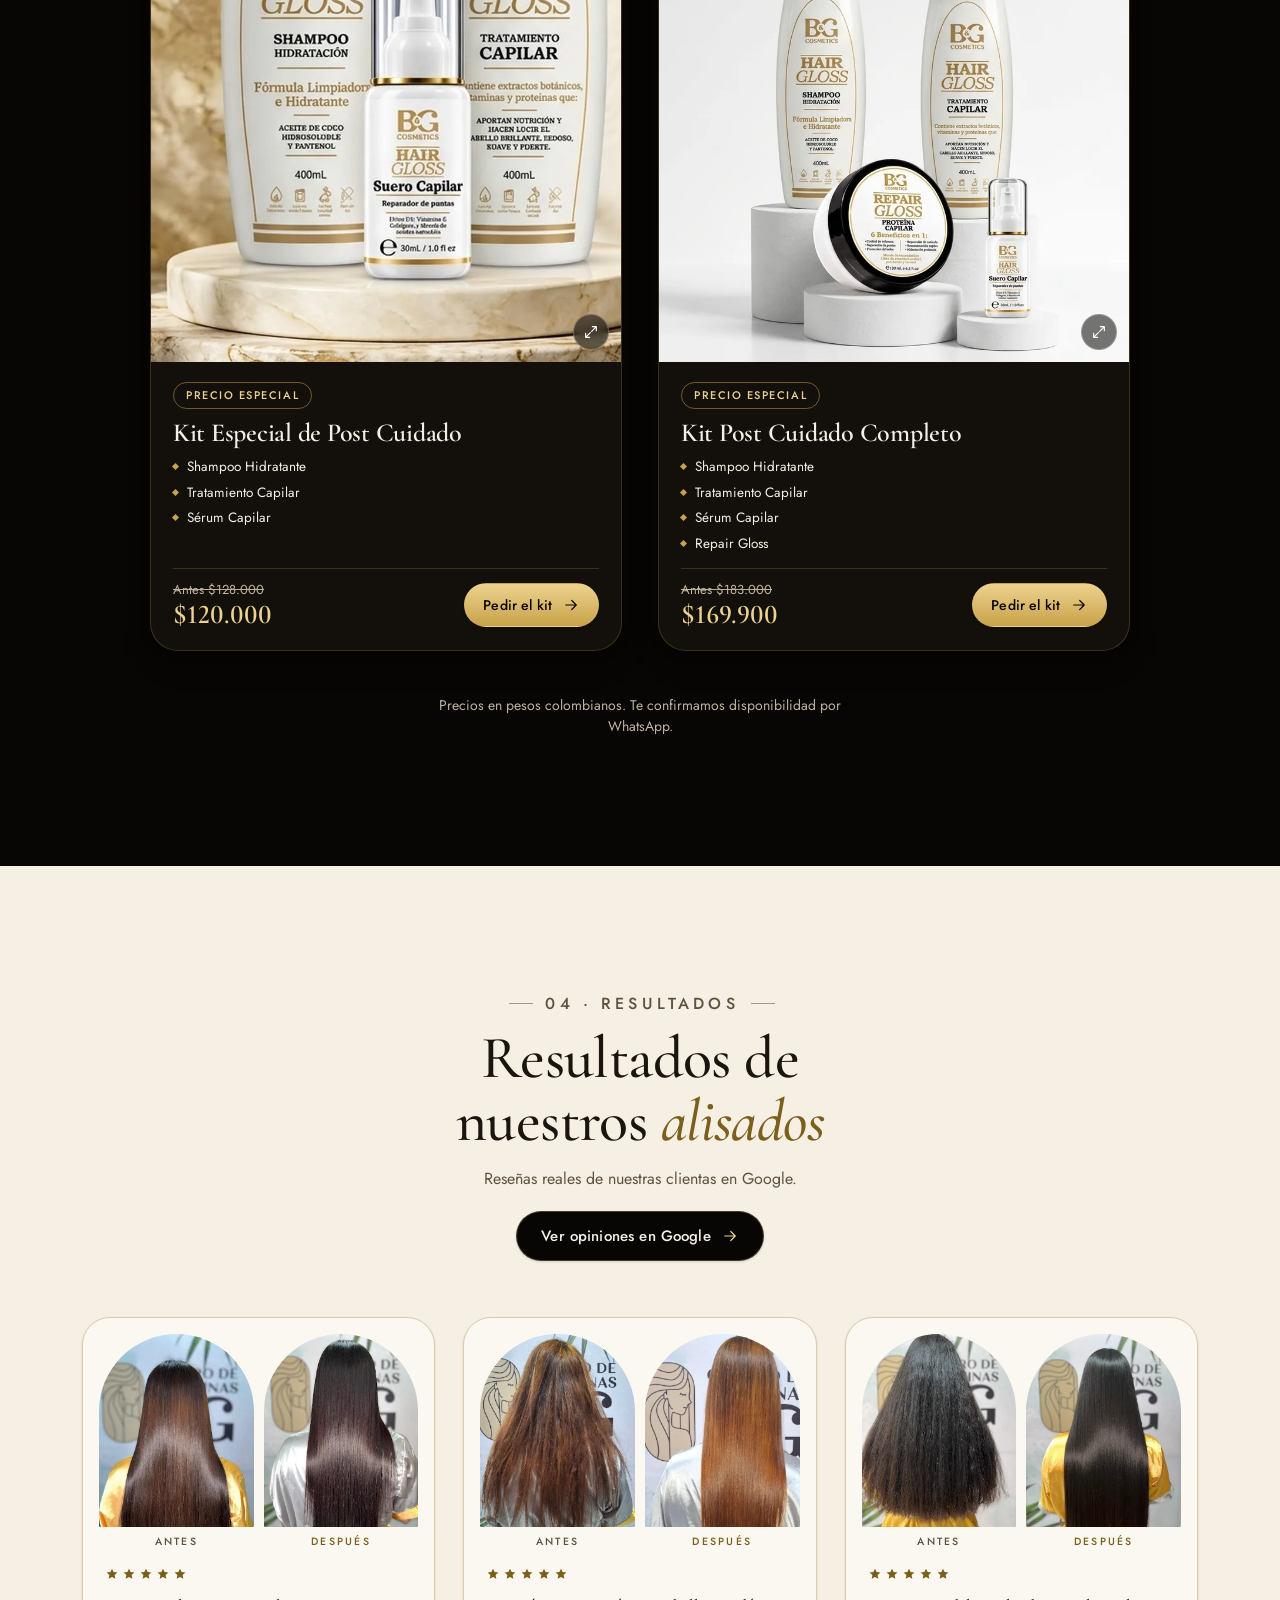
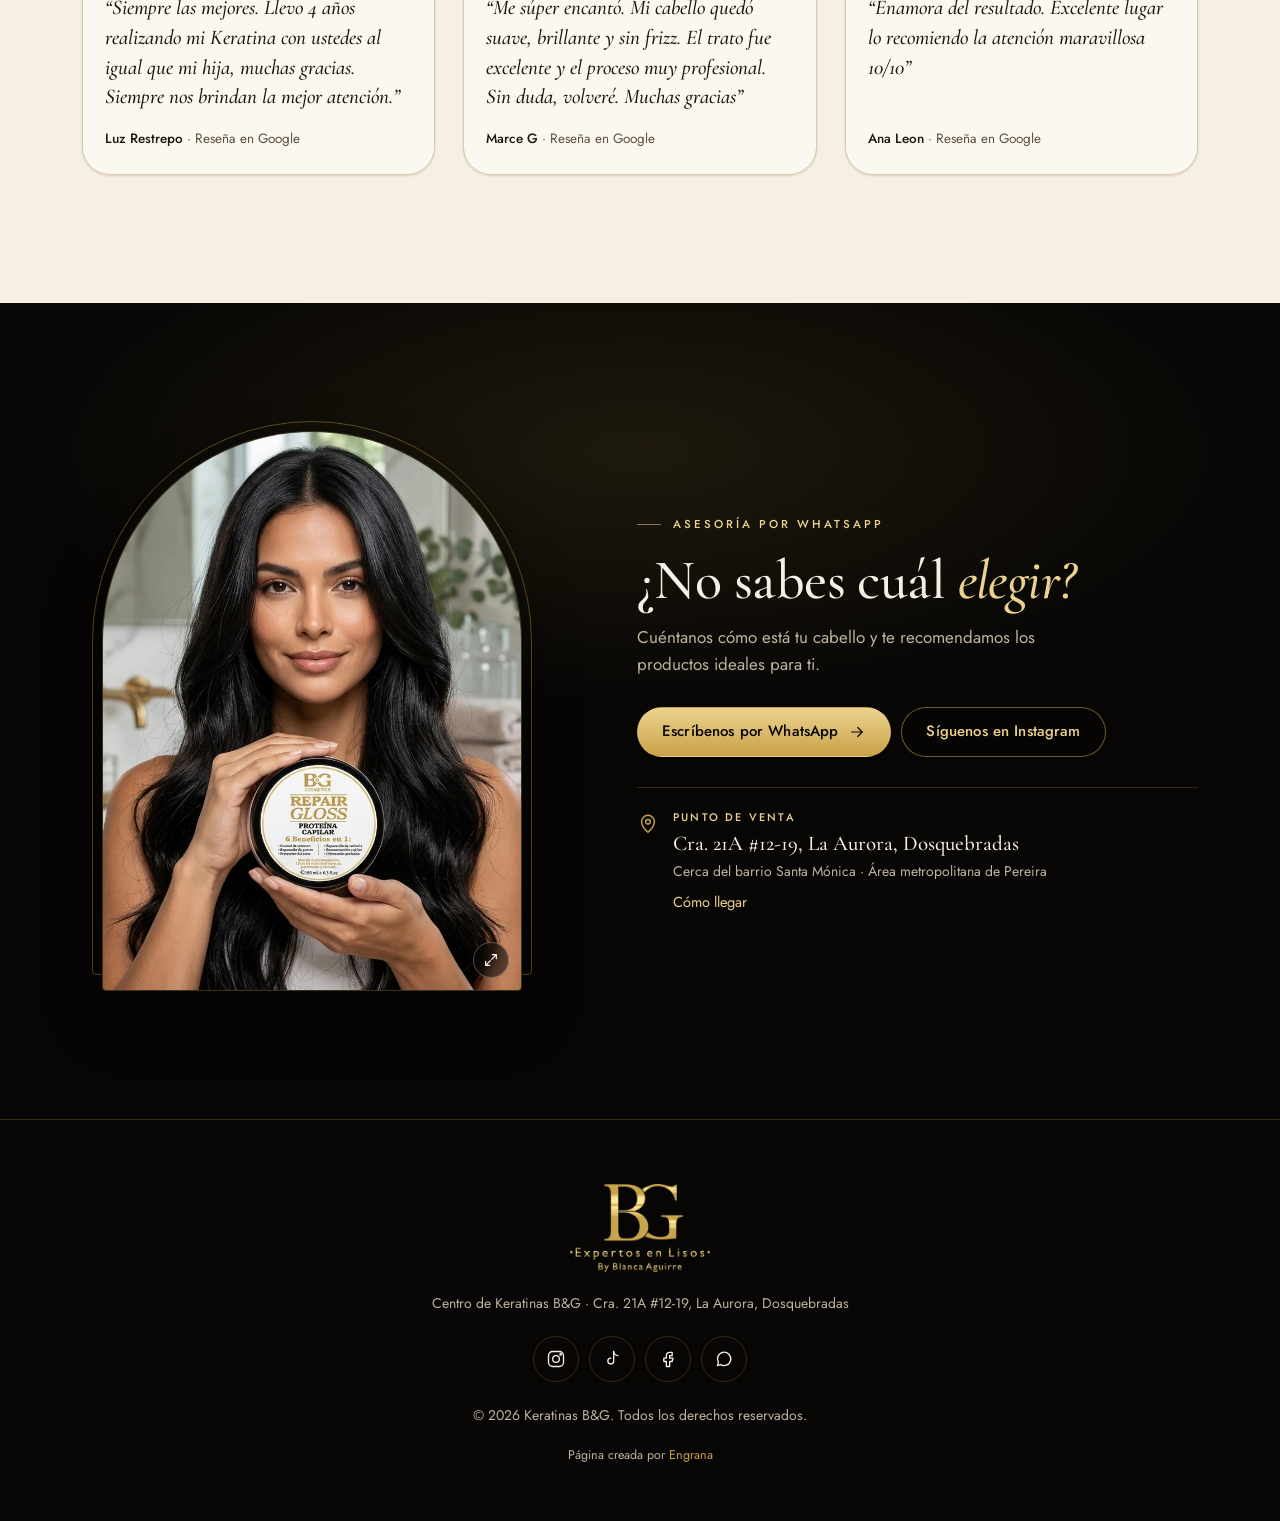
<file: keratinas-bg/productos/index.html>
<!DOCTYPE html>
<html lang="es">
<head>
<meta charset="utf-8">
<title>Keratinas B&amp;G · Productos capilares</title>
<meta name="robots" content="noindex">
<link rel="canonical" href="https://keratinasbyg.com/">
<meta http-equiv="refresh" content="0; url=../">
<script>location.replace('../');</script>
</head>
<body><p><a href="../">Ir al catálogo de productos de Keratinas B&amp;G</a></p></body>
</html>
</file>
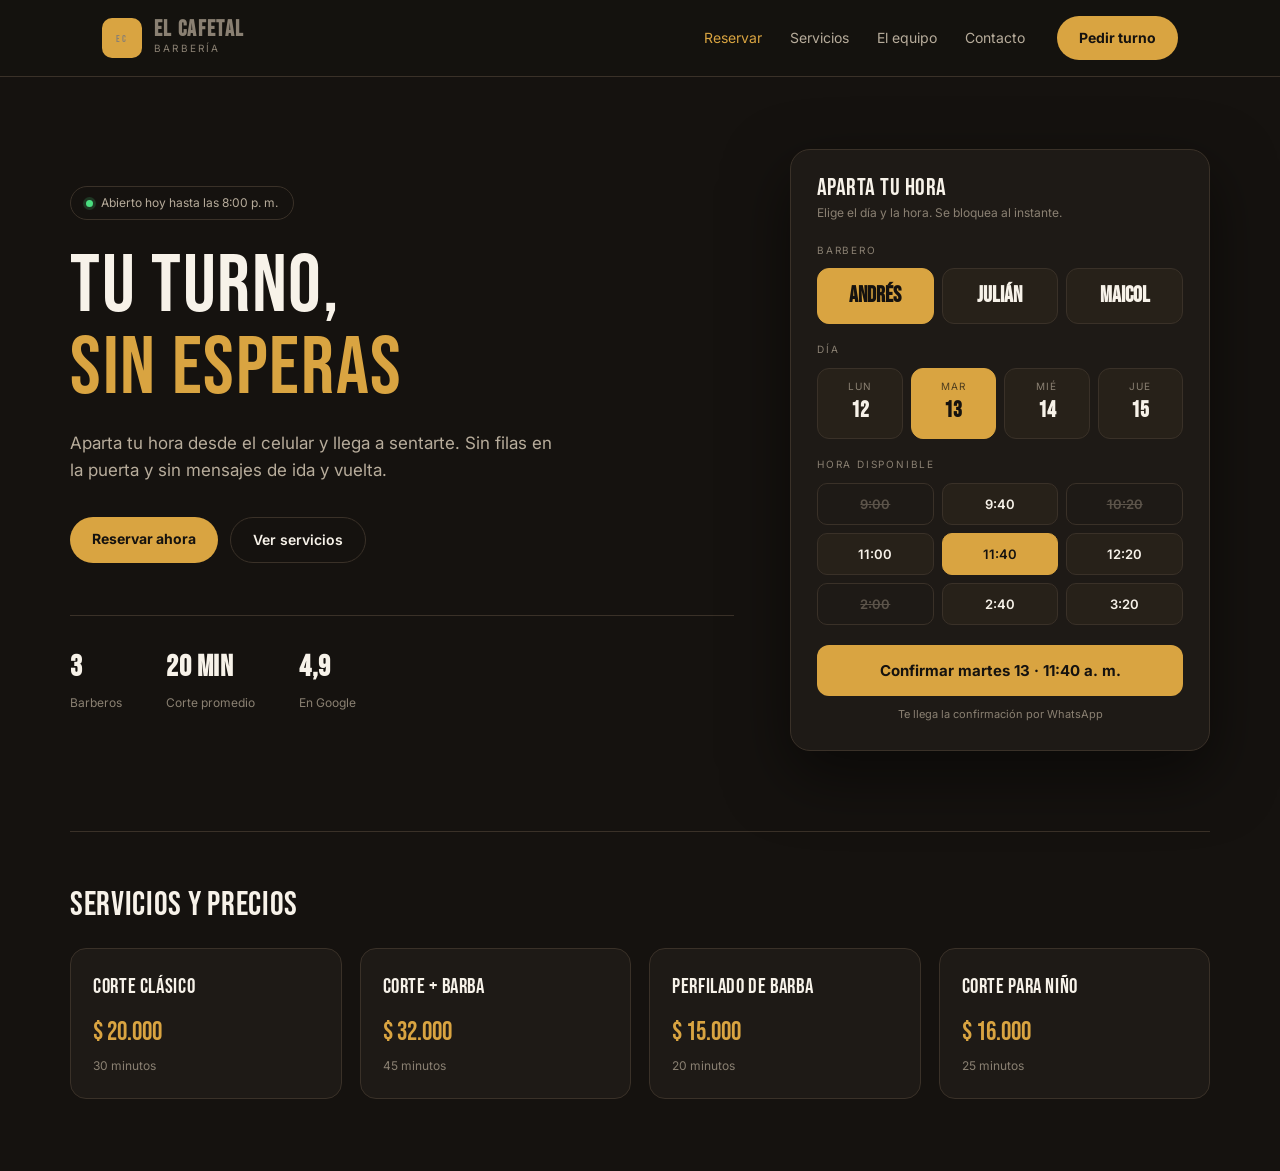
<file: engrana/muestras/barberia.html>
<!DOCTYPE html>
<html lang="es">
<head>
<meta charset="UTF-8">
<title>Barbería El Cafetal — maqueta</title>
<link href="https://fonts.googleapis.com/css2?family=Bebas+Neue&family=Inter:wght@400;500;600;700&display=swap" rel="stylesheet">
<style>
  :root{
    --bg:#15120F; --surface:#1E1A16; --surface-2:#272119; --borde:#3A3128;
    --texto:#F7F2E9; --suave:#B7AC9B; --tenue:#8A8072;
    --oro:#D9A441; --oro-claro:#EBBE6A; --libre:#4ADE80;
  }
  *{box-sizing:border-box;margin:0;padding:0}
  body{background:var(--bg);color:var(--texto);font-family:Inter,system-ui,sans-serif;font-size:15px;line-height:1.55}
  .wrap{max-width:1140px;margin:0 auto;padding:0 32px}
  h1,h2,h3,.bebas{font-family:'Bebas Neue',Impact,sans-serif;font-weight:400;letter-spacing:.02em;line-height:1}
  /* encabezado */
  header{border-bottom:1px solid var(--borde);background:rgba(21,18,15,.9)}
  .head{display:flex;align-items:center;gap:32px;height:76px}
  .marca{display:flex;align-items:center;gap:12px;margin-right:auto}
  .marca__ico{width:40px;height:40px;border-radius:10px;background:var(--oro);display:grid;place-items:center;color:#15120F;font-family:'Bebas Neue',sans-serif;font-size:22px;padding-top:3px}
  .marca b{font-family:'Bebas Neue',sans-serif;font-size:22px;letter-spacing:.06em;display:block;line-height:1}
  .marca span{font-size:10px;letter-spacing:.22em;color:var(--tenue);text-transform:uppercase}
  nav{display:flex;gap:28px;font-size:14px;color:var(--suave)}
  nav a{color:inherit;text-decoration:none}
  nav a:first-child{color:var(--oro)}
  .cta{background:var(--oro);color:#15120F;padding:11px 22px;border-radius:999px;font-weight:700;font-size:14px}
  /* portada */
  .hero{display:grid;grid-template-columns:1fr 420px;gap:56px;padding:72px 0 80px;align-items:center}
  .pill{display:inline-flex;align-items:center;gap:8px;border:1px solid var(--borde);border-radius:999px;padding:7px 15px;font-size:12px;color:var(--suave);margin-bottom:26px}
  .dot{width:7px;height:7px;border-radius:50%;background:var(--libre);box-shadow:0 0 0 3px rgba(74,222,128,.18)}
  h1{font-size:82px;text-transform:uppercase}
  h1 em{font-style:normal;color:var(--oro)}
  .sub{color:var(--suave);font-size:17px;max-width:44ch;margin-top:20px}
  .acts{display:flex;gap:12px;margin-top:34px}
  .btn2{border:1px solid var(--borde);color:var(--texto);padding:11px 22px;border-radius:999px;font-weight:600;font-size:14px}
  .datos{display:flex;gap:44px;margin-top:52px;padding-top:28px;border-top:1px solid var(--borde)}
  .datos b{font-family:'Bebas Neue',sans-serif;font-size:30px;display:block;letter-spacing:.02em}
  .datos span{font-size:12px;color:var(--tenue)}
  /* tarjeta de agenda */
  .agenda{background:var(--surface);border:1px solid var(--borde);border-radius:20px;padding:26px;box-shadow:0 24px 64px rgba(0,0,0,.5)}
  .agenda h3{font-size:24px;text-transform:uppercase;margin-bottom:4px}
  .agenda .ayuda{font-size:12px;color:var(--tenue);margin-bottom:20px}
  .etq{font-size:10px;letter-spacing:.18em;text-transform:uppercase;color:var(--tenue);margin:18px 0 10px}
  .dias{display:grid;grid-template-columns:repeat(4,1fr);gap:8px}
  .dia{border:1px solid var(--borde);border-radius:12px;padding:10px 0;text-align:center;background:var(--surface-2)}
  .dia small{display:block;font-size:10px;color:var(--tenue);text-transform:uppercase;letter-spacing:.1em}
  .dia b{font-family:'Bebas Neue',sans-serif;font-size:22px}
  .dia.on{background:var(--oro);border-color:var(--oro);color:#15120F}
  .dia.on small{color:rgba(21,18,15,.7)}
  .horas{display:grid;grid-template-columns:repeat(3,1fr);gap:8px}
  .hora{border:1px solid var(--borde);border-radius:10px;padding:10px 0;text-align:center;font-size:13px;font-weight:600;background:var(--surface-2)}
  .hora.no{color:#5C544A;text-decoration:line-through;background:transparent}
  .hora.sel{background:var(--oro);border-color:var(--oro);color:#15120F}
  .reservar{margin-top:20px;background:var(--oro);color:#15120F;text-align:center;padding:14px;border-radius:12px;font-weight:700}
  .nota{text-align:center;font-size:11px;color:var(--tenue);margin-top:10px}
  /* servicios */
  .servicios{border-top:1px solid var(--borde);padding:56px 0 72px}
  .lista{display:grid;grid-template-columns:repeat(4,1fr);gap:18px;margin-top:26px}
  .srv{background:var(--surface);border:1px solid var(--borde);border-radius:16px;padding:22px}
  .srv h4{font-family:'Bebas Neue',sans-serif;font-size:21px;font-weight:400;letter-spacing:.03em}
  .srv .precio{color:var(--oro);font-family:'Bebas Neue',sans-serif;font-size:26px;margin-top:10px}
  .srv p{font-size:12px;color:var(--tenue);margin-top:4px}
</style>
</head>
<body>
<header><div class="wrap head">
  <div class="marca"><span class="marca__ico">EC</span><span><b>El Cafetal</b><span>Barbería</span></span></div>
  <nav><a>Reservar</a><a>Servicios</a><a>El equipo</a><a>Contacto</a></nav>
  <span class="cta">Pedir turno</span>
</div></header>

<section class="wrap hero">
  <div>
    <span class="pill"><span class="dot"></span> Abierto hoy hasta las 8:00 p. m.</span>
    <h1>Tu turno,<br><em>sin esperas</em></h1>
    <p class="sub">Aparta tu hora desde el celular y llega a sentarte. Sin filas en la puerta y sin mensajes de ida y vuelta.</p>
    <div class="acts"><span class="cta">Reservar ahora</span><span class="btn2">Ver servicios</span></div>
    <div class="datos">
      <div><b>3</b><span>Barberos</span></div>
      <div><b>20 min</b><span>Corte promedio</span></div>
      <div><b>4,9</b><span>En Google</span></div>
    </div>
  </div>

  <div class="agenda">
    <h3>Aparta tu hora</h3>
    <p class="ayuda">Elige el día y la hora. Se bloquea al instante.</p>
    <p class="etq">Barbero</p>
    <div class="dias" style="grid-template-columns:repeat(3,1fr)">
      <div class="dia on"><b>Andrés</b></div><div class="dia"><b>Julián</b></div><div class="dia"><b>Maicol</b></div>
    </div>
    <p class="etq">Día</p>
    <div class="dias">
      <div class="dia"><small>Lun</small><b>12</b></div>
      <div class="dia on"><small>Mar</small><b>13</b></div>
      <div class="dia"><small>Mié</small><b>14</b></div>
      <div class="dia"><small>Jue</small><b>15</b></div>
    </div>
    <p class="etq">Hora disponible</p>
    <div class="horas">
      <span class="hora no">9:00</span><span class="hora">9:40</span><span class="hora no">10:20</span>
      <span class="hora">11:00</span><span class="hora sel">11:40</span><span class="hora">12:20</span>
      <span class="hora no">2:00</span><span class="hora">2:40</span><span class="hora">3:20</span>
    </div>
    <div class="reservar">Confirmar martes 13 · 11:40 a. m.</div>
    <p class="nota">Te llega la confirmación por WhatsApp</p>
  </div>
</section>

<section class="wrap servicios">
  <h2 style="font-size:34px;text-transform:uppercase">Servicios y precios</h2>
  <div class="lista">
    <div class="srv"><h4>Corte clásico</h4><div class="precio">$ 20.000</div><p>30 minutos</p></div>
    <div class="srv"><h4>Corte + barba</h4><div class="precio">$ 32.000</div><p>45 minutos</p></div>
    <div class="srv"><h4>Perfilado de barba</h4><div class="precio">$ 15.000</div><p>20 minutos</p></div>
    <div class="srv"><h4>Corte para niño</h4><div class="precio">$ 16.000</div><p>25 minutos</p></div>
  </div>
</section>
</body>
</html>
</file>
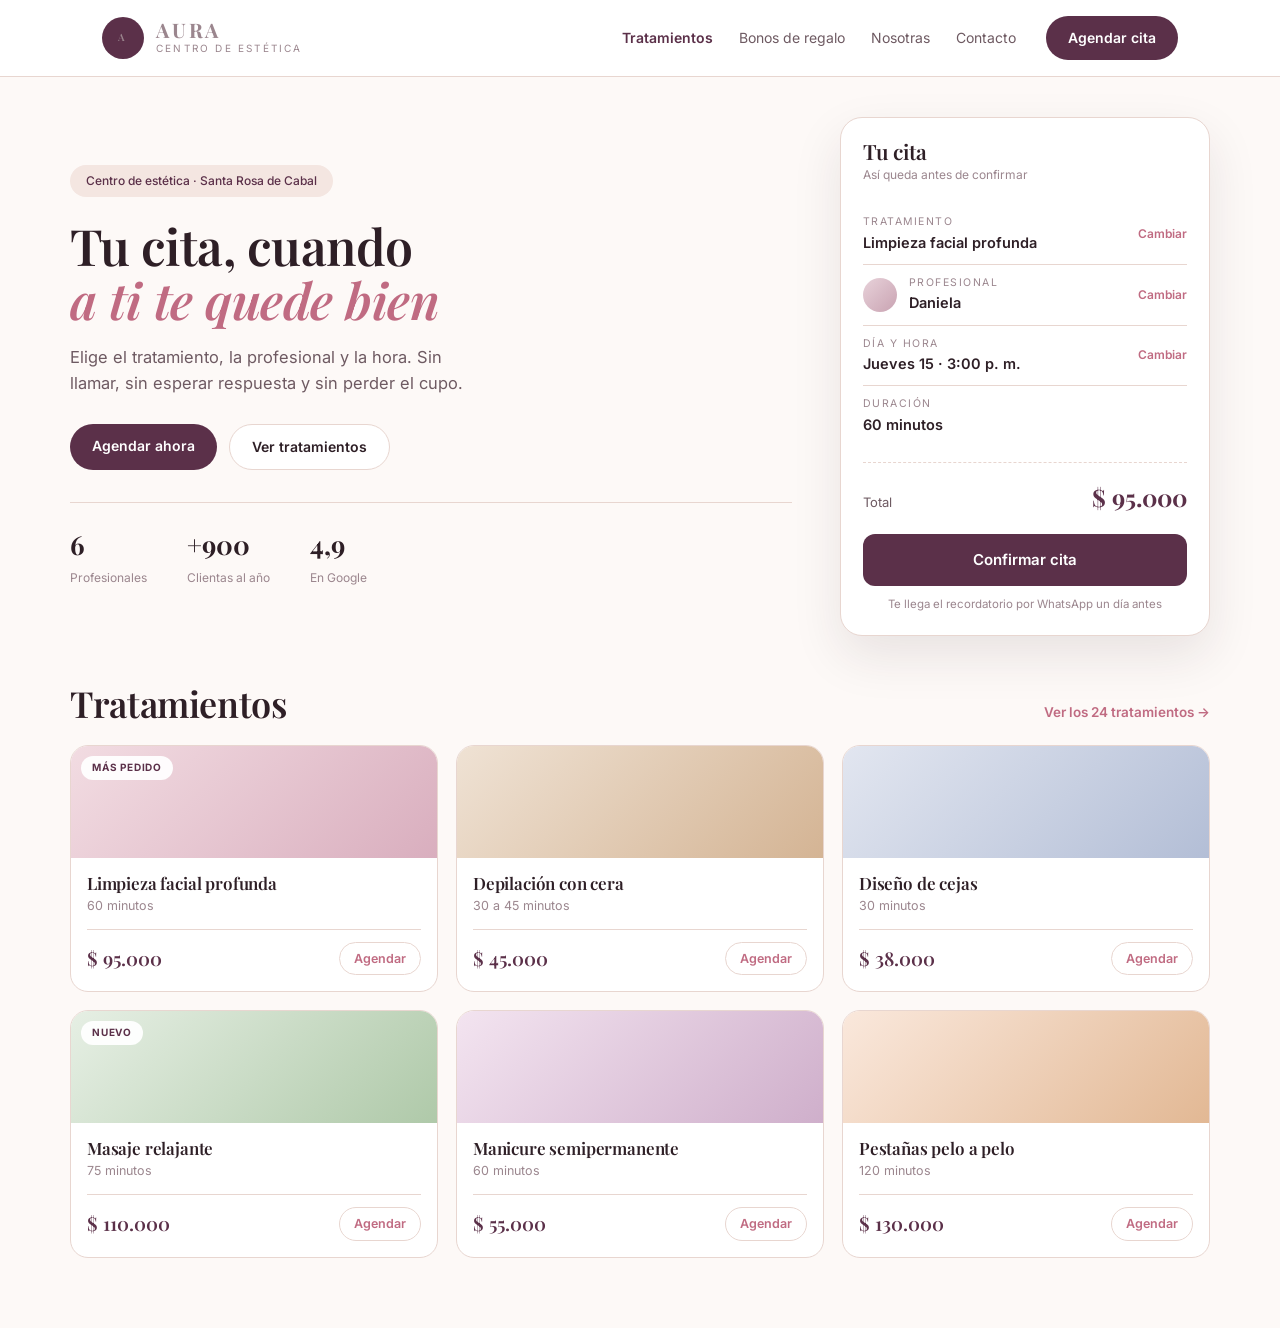
<file: engrana/muestras/estetica.html>
<!DOCTYPE html>
<html lang="es">
<head>
<meta charset="UTF-8">
<title>Estética Aura — maqueta</title>
<link href="https://fonts.googleapis.com/css2?family=Playfair+Display:wght@500;600;700&family=Inter:wght@400;500;600&display=swap" rel="stylesheet">
<style>
  :root{
    --crema:#FDF9F7; --papel:#FFFFFF; --nude:#F4E6E1; --borde:#E8D6D0;
    --tinta:#2E1F26; --suave:#6E5A62; --tenue:#9B868E;
    --ciruela:#5B3049; --rosa:#C06B82; --oro:#B08968;
  }
  *{box-sizing:border-box;margin:0;padding:0}
  body{background:var(--crema);color:var(--tinta);font-family:Inter,system-ui,sans-serif;font-size:15px;line-height:1.55}
  .wrap{max-width:1140px;margin:0 auto;padding:0 32px}
  h1,h2,h3,h4{font-family:'Playfair Display',Georgia,serif;font-weight:600;line-height:1.08;letter-spacing:-.01em}
  /* encabezado */
  header{background:var(--papel);border-bottom:1px solid var(--borde)}
  .head{display:flex;align-items:center;gap:30px;height:76px}
  .marca{margin-right:auto;display:flex;align-items:center;gap:12px}
  .marca__ico{width:42px;height:42px;border-radius:50%;background:var(--ciruela);display:grid;place-items:center;color:#fff;font-family:'Playfair Display',serif;font-size:19px;font-weight:600}
  .marca b{font-family:'Playfair Display',serif;font-size:20px;letter-spacing:.14em;display:block;line-height:1.1;text-transform:uppercase}
  .marca span{font-size:10px;letter-spacing:.22em;text-transform:uppercase;color:var(--tenue)}
  nav{display:flex;gap:26px;font-size:14px;color:var(--suave)}
  nav a:first-child{color:var(--ciruela);font-weight:600}
  .cta{background:var(--ciruela);color:#fff;padding:11px 22px;border-radius:999px;font-weight:600;font-size:14px}
  /* portada */
  .hero{display:grid;grid-template-columns:1fr 370px;gap:48px;padding:40px 0 34px;align-items:center}
  .etq{display:inline-flex;align-items:center;gap:8px;background:var(--nude);border-radius:999px;padding:7px 16px;font-size:12px;color:var(--ciruela);margin-bottom:22px;font-weight:500}
  h1{font-size:50px}
  h1 em{font-style:italic;color:var(--rosa)}
  .sub{color:var(--suave);font-size:16.5px;max-width:40ch;margin-top:18px}
  .acts{display:flex;gap:12px;margin-top:28px}
  .btn2{border:1px solid var(--borde);background:var(--papel);padding:11px 22px;border-radius:999px;font-weight:600;font-size:14px}
  .datos{display:flex;gap:40px;margin-top:32px;padding-top:22px;border-top:1px solid var(--borde)}
  .datos b{font-family:'Playfair Display',serif;font-size:26px;display:block}
  .datos span{font-size:12px;color:var(--tenue)}
  /* tarjeta de cita */
  .cita{background:var(--papel);border:1px solid var(--borde);border-radius:22px;padding:22px;box-shadow:0 20px 50px rgba(46,31,38,.10)}
  .cita h3{font-size:21px;margin-bottom:3px}
  .cita .ayuda{font-size:12px;color:var(--tenue);margin-bottom:20px}
  .fila{display:flex;align-items:center;gap:12px;padding:10px 0;border-top:1px solid var(--borde)}
  .fila:first-of-type{border-top:0}
  .fila small{font-size:10.5px;letter-spacing:.14em;text-transform:uppercase;color:var(--tenue);display:block}
  .fila b{font-weight:600;font-size:14.5px}
  .av{width:34px;height:34px;border-radius:50%;flex:none;background:linear-gradient(135deg,#E8D2DA,#C9A3B2)}
  .cambiar{margin-left:auto;font-size:12px;color:var(--rosa);font-weight:600}
  .total{display:flex;align-items:baseline;justify-content:space-between;margin-top:16px;padding-top:16px;border-top:1px dashed var(--borde)}
  .total span{font-size:13px;color:var(--suave)}
  .total b{font-family:'Playfair Display',serif;font-size:24px;color:var(--ciruela)}
  .confirmar{margin-top:18px;background:var(--ciruela);color:#fff;text-align:center;padding:14px;border-radius:12px;font-weight:600}
  .nota{text-align:center;font-size:11.5px;color:var(--tenue);margin-top:10px}
  /* tratamientos */
  .trat{padding:14px 0 70px}
  .cab{display:flex;align-items:flex-end;justify-content:space-between;margin-bottom:22px}
  .cab h2{font-size:36px}
  .cab a{font-size:13.5px;color:var(--rosa);font-weight:600}
  .grid{display:grid;grid-template-columns:repeat(3,1fr);gap:18px}
  .t{background:var(--papel);border:1px solid var(--borde);border-radius:18px;overflow:hidden}
  .t .img{height:112px;position:relative}
  .t1 .img{background:linear-gradient(135deg,#F2DCE2,#D9AEBE)}
  .t2 .img{background:linear-gradient(135deg,#EFE2D4,#D4B494)}
  .t3 .img{background:linear-gradient(135deg,#E2E6F0,#B3BED6)}
  .t4 .img{background:linear-gradient(135deg,#E6EFE4,#AFC9A9)}
  .t5 .img{background:linear-gradient(135deg,#F3E4F0,#CFAFCB)}
  .t6 .img{background:linear-gradient(135deg,#FAE8DC,#E2B894)}
  .sello{position:absolute;top:10px;left:10px;background:rgba(255,255,255,.94);border-radius:999px;padding:4px 11px;font-size:10px;font-weight:700;letter-spacing:.08em;text-transform:uppercase;color:var(--ciruela)}
  .t .cuerpo{padding:16px}
  .t h4{font-size:17px}
  .t .dur{font-size:12.5px;color:var(--tenue);margin-top:3px}
  .t .pie{display:flex;align-items:center;justify-content:space-between;margin-top:14px;padding-top:12px;border-top:1px solid var(--borde)}
  .t .precio{font-family:'Playfair Display',serif;font-size:19px;font-weight:600;color:var(--ciruela)}
  .t .btn{font-size:12.5px;font-weight:600;color:var(--rosa);border:1px solid var(--borde);border-radius:999px;padding:6px 14px}
</style>
</head>
<body>
<header><div class="wrap head">
  <div class="marca"><span class="marca__ico">A</span><span><b>Aura</b><span>Centro de estética</span></span></div>
  <nav><a>Tratamientos</a><a>Bonos de regalo</a><a>Nosotras</a><a>Contacto</a></nav>
  <span class="cta">Agendar cita</span>
</div></header>

<section class="wrap hero">
  <div>
    <span class="etq">Centro de estética · Santa Rosa de Cabal</span>
    <h1>Tu cita, cuando<br><em>a ti te quede bien</em></h1>
    <p class="sub">Elige el tratamiento, la profesional y la hora. Sin llamar, sin esperar respuesta y sin perder el cupo.</p>
    <div class="acts"><span class="cta">Agendar ahora</span><span class="btn2">Ver tratamientos</span></div>
    <div class="datos">
      <div><b>6</b><span>Profesionales</span></div>
      <div><b>+900</b><span>Clientas al año</span></div>
      <div><b>4,9</b><span>En Google</span></div>
    </div>
  </div>

  <div class="cita">
    <h3>Tu cita</h3>
    <p class="ayuda">Así queda antes de confirmar</p>
    <div class="fila"><span><small>Tratamiento</small><b>Limpieza facial profunda</b></span><span class="cambiar">Cambiar</span></div>
    <div class="fila"><span class="av"></span><span><small>Profesional</small><b>Daniela</b></span><span class="cambiar">Cambiar</span></div>
    <div class="fila"><span><small>Día y hora</small><b>Jueves 15 · 3:00 p. m.</b></span><span class="cambiar">Cambiar</span></div>
    <div class="fila"><span><small>Duración</small><b>60 minutos</b></span></div>
    <div class="total"><span>Total</span><b>$ 95.000</b></div>
    <div class="confirmar">Confirmar cita</div>
    <p class="nota">Te llega el recordatorio por WhatsApp un día antes</p>
  </div>
</section>

<section class="wrap trat">
  <div class="cab"><h2>Tratamientos</h2><a>Ver los 24 tratamientos →</a></div>
  <div class="grid">
    <div class="t t1"><div class="img"><span class="sello">Más pedido</span></div>
      <div class="cuerpo"><h4>Limpieza facial profunda</h4><p class="dur">60 minutos</p>
      <div class="pie"><span class="precio">$ 95.000</span><span class="btn">Agendar</span></div></div></div>
    <div class="t t2"><div class="img"></div>
      <div class="cuerpo"><h4>Depilación con cera</h4><p class="dur">30 a 45 minutos</p>
      <div class="pie"><span class="precio">$ 45.000</span><span class="btn">Agendar</span></div></div></div>
    <div class="t t3"><div class="img"></div>
      <div class="cuerpo"><h4>Diseño de cejas</h4><p class="dur">30 minutos</p>
      <div class="pie"><span class="precio">$ 38.000</span><span class="btn">Agendar</span></div></div></div>
    <div class="t t4"><div class="img"><span class="sello">Nuevo</span></div>
      <div class="cuerpo"><h4>Masaje relajante</h4><p class="dur">75 minutos</p>
      <div class="pie"><span class="precio">$ 110.000</span><span class="btn">Agendar</span></div></div></div>
    <div class="t t5"><div class="img"></div>
      <div class="cuerpo"><h4>Manicure semipermanente</h4><p class="dur">60 minutos</p>
      <div class="pie"><span class="precio">$ 55.000</span><span class="btn">Agendar</span></div></div></div>
    <div class="t t6"><div class="img"></div>
      <div class="cuerpo"><h4>Pestañas pelo a pelo</h4><p class="dur">120 minutos</p>
      <div class="pie"><span class="precio">$ 130.000</span><span class="btn">Agendar</span></div></div></div>
  </div>
</section>
</body>
</html>
</file>
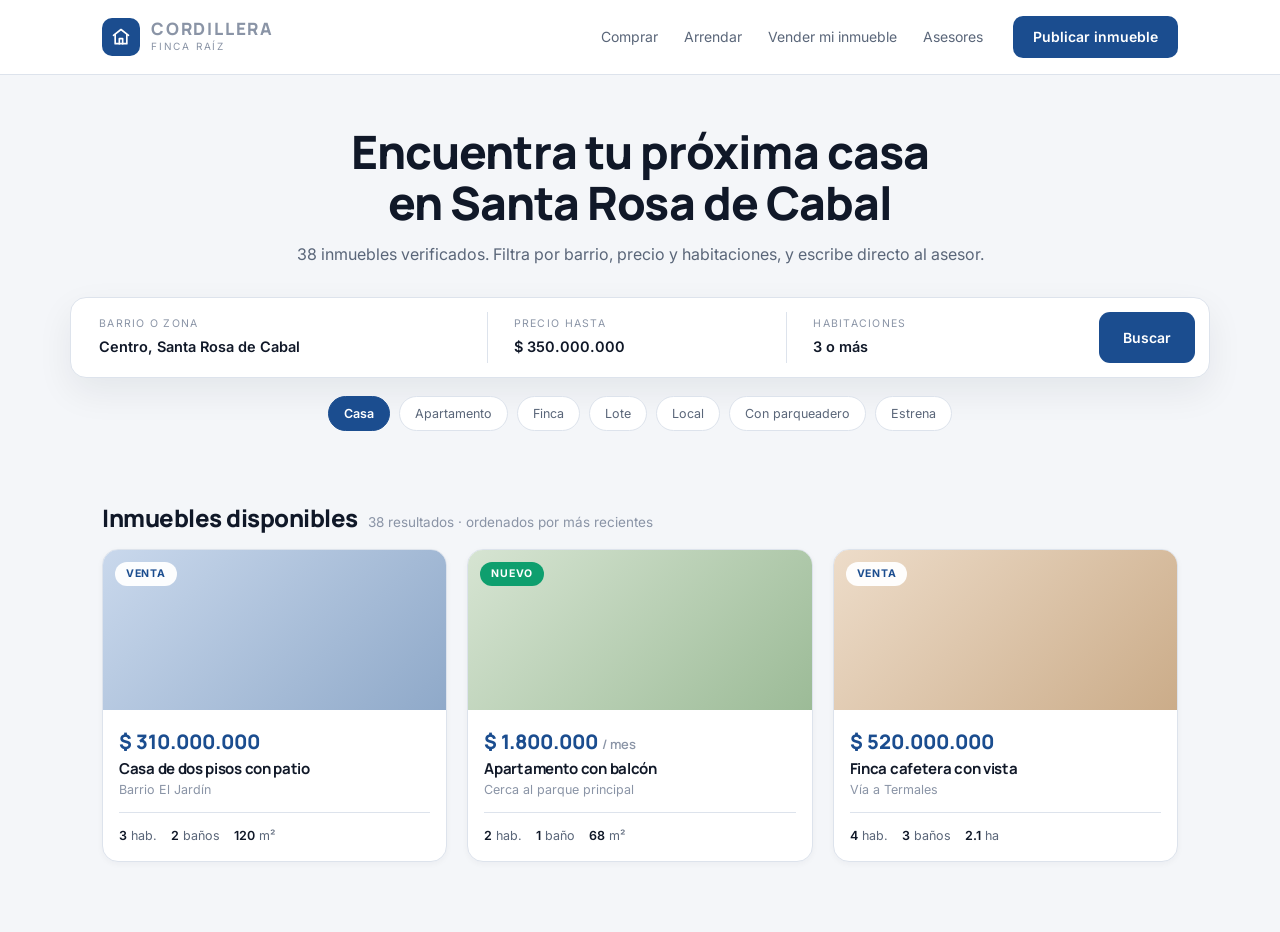
<file: engrana/muestras/inmobiliaria.html>
<!DOCTYPE html>
<html lang="es">
<head>
<meta charset="UTF-8">
<title>Inmobiliaria Cordillera — maqueta</title>
<link href="https://fonts.googleapis.com/css2?family=Manrope:wght@500;600;700;800&family=Inter:wght@400;500;600&display=swap" rel="stylesheet">
<style>
  :root{
    --bg:#F4F6F9; --papel:#FFFFFF; --borde:#DDE3EC;
    --tinta:#101828; --suave:#5A6679; --tenue:#8A94A6;
    --azul:#1B4D8F; --azul-claro:#2E6FC0; --acento:#0E9F6E;
  }
  *{box-sizing:border-box;margin:0;padding:0}
  body{background:var(--bg);color:var(--tinta);font-family:Inter,system-ui,sans-serif;font-size:15px;line-height:1.55}
  .wrap{max-width:1140px;margin:0 auto;padding:0 32px}
  h1,h2,h3,h4{font-family:Manrope,system-ui,sans-serif;letter-spacing:-.02em;line-height:1.1}
  header{background:var(--papel);border-bottom:1px solid var(--borde)}
  .head{display:flex;align-items:center;gap:30px;height:74px}
  .marca{margin-right:auto;display:flex;align-items:center;gap:11px}
  .marca__ico{width:38px;height:38px;border-radius:10px;background:var(--azul);display:grid;place-items:center}
  .marca__ico svg{width:20px;height:20px;stroke:#fff;fill:none;stroke-width:2;stroke-linecap:round;stroke-linejoin:round}
  .marca b{font-family:Manrope,sans-serif;font-weight:800;font-size:17px;display:block;line-height:1.1}
  .marca span{font-size:10px;letter-spacing:.18em;text-transform:uppercase;color:var(--tenue)}
  nav{display:flex;gap:26px;font-size:14px;color:var(--suave)}
  .cta{background:var(--azul);color:#fff;padding:10px 20px;border-radius:10px;font-weight:600;font-size:14px}
  /* portada */
  .hero{padding:52px 0 34px;text-align:center}
  h1{font-size:46px;font-weight:800}
  .sub{color:var(--suave);font-size:16px;margin-top:14px}
  /* buscador */
  .buscador{display:grid;grid-template-columns:1.4fr 1fr 1fr auto;gap:12px;background:var(--papel);border:1px solid var(--borde);border-radius:16px;padding:14px;margin-top:30px;box-shadow:0 14px 36px rgba(16,24,40,.07);text-align:left}
  .campo{border-right:1px solid var(--borde);padding:4px 14px}
  .campo:nth-child(3){border-right:0}
  .campo small{display:block;font-size:10.5px;letter-spacing:.12em;text-transform:uppercase;color:var(--tenue);margin-bottom:3px}
  .campo b{font-weight:600;font-size:14.5px}
  .buscar{background:var(--azul);color:#fff;border-radius:11px;display:flex;align-items:center;gap:8px;padding:0 24px;font-weight:600;font-size:14px}
  .filtros{display:flex;gap:9px;margin-top:18px;flex-wrap:wrap;justify-content:center}
  .f{border:1px solid var(--borde);background:var(--papel);border-radius:999px;padding:7px 15px;font-size:12.5px;color:var(--suave)}
  .f.on{background:var(--azul);border-color:var(--azul);color:#fff;font-weight:600}
  /* resultados */
  .res{display:flex;align-items:baseline;gap:10px;margin:40px 0 16px}
  .res h2{font-size:24px;font-weight:800}
  .res span{color:var(--tenue);font-size:13.5px}
  .grid{display:grid;grid-template-columns:repeat(3,1fr);gap:20px}
  .inm{background:var(--papel);border:1px solid var(--borde);border-radius:16px;overflow:hidden;box-shadow:0 2px 6px rgba(16,24,40,.04)}
  .img{height:160px;position:relative;background:linear-gradient(135deg,#C9D8EC,#8FA9C9)}
  .img.b{background:linear-gradient(135deg,#D6E4D2,#9CBB97)}
  .img.c{background:linear-gradient(135deg,#EDDCC9,#CBAC89)}
  .sello{position:absolute;top:12px;left:12px;background:rgba(255,255,255,.95);border-radius:999px;padding:4px 11px;font-size:10.5px;font-weight:700;letter-spacing:.07em;text-transform:uppercase;color:var(--azul)}
  .sello.v{background:var(--acento);color:#fff}
  .cuerpo{padding:16px}
  .cuerpo .precio{font-family:Manrope,sans-serif;font-weight:800;font-size:20px;color:var(--azul)}
  .cuerpo h4{font-size:15px;font-weight:700;margin-top:4px}
  .cuerpo .zona{font-size:12.5px;color:var(--tenue);margin-top:2px}
  .specs{display:flex;gap:14px;margin-top:13px;padding-top:13px;border-top:1px solid var(--borde);font-size:12.5px;color:var(--suave)}
  .specs b{font-weight:600;color:var(--tinta)}
</style>
</head>
<body>
<header><div class="wrap head">
  <div class="marca">
    <span class="marca__ico"><svg viewBox="0 0 24 24"><path d="M3 10 12 3l9 7"/><path d="M5 9v11h14V9"/><path d="M10 20v-6h4v6"/></svg></span>
    <span><b>Cordillera</b><span>Finca raíz</span></span>
  </div>
  <nav><a>Comprar</a><a>Arrendar</a><a>Vender mi inmueble</a><a>Asesores</a></nav>
  <span class="cta">Publicar inmueble</span>
</div></header>

<section class="wrap hero">
  <h1>Encuentra tu próxima casa<br>en Santa Rosa de Cabal</h1>
  <p class="sub">38 inmuebles verificados. Filtra por barrio, precio y habitaciones, y escribe directo al asesor.</p>
  <div class="buscador">
    <div class="campo"><small>Barrio o zona</small><b>Centro, Santa Rosa de Cabal</b></div>
    <div class="campo"><small>Precio hasta</small><b>$ 350.000.000</b></div>
    <div class="campo"><small>Habitaciones</small><b>3 o más</b></div>
    <span class="buscar">Buscar</span>
  </div>
  <div class="filtros">
    <span class="f on">Casa</span><span class="f">Apartamento</span><span class="f">Finca</span>
    <span class="f">Lote</span><span class="f">Local</span><span class="f">Con parqueadero</span><span class="f">Estrena</span>
  </div>
</section>

<section class="wrap" style="padding-bottom:70px">
  <div class="res"><h2>Inmuebles disponibles</h2><span>38 resultados · ordenados por más recientes</span></div>
  <div class="grid">
    <div class="inm">
      <div class="img"><span class="sello">Venta</span></div>
      <div class="cuerpo"><div class="precio">$ 310.000.000</div><h4>Casa de dos pisos con patio</h4>
        <p class="zona">Barrio El Jardín</p>
        <div class="specs"><span><b>3</b> hab.</span><span><b>2</b> baños</span><span><b>120</b> m²</span></div></div>
    </div>
    <div class="inm">
      <div class="img b"><span class="sello v">Nuevo</span></div>
      <div class="cuerpo"><div class="precio">$ 1.800.000 <span style="font-size:13px;font-weight:600;color:var(--tenue)">/ mes</span></div>
        <h4>Apartamento con balcón</h4>
        <p class="zona">Cerca al parque principal</p>
        <div class="specs"><span><b>2</b> hab.</span><span><b>1</b> baño</span><span><b>68</b> m²</span></div></div>
    </div>
    <div class="inm">
      <div class="img c"><span class="sello">Venta</span></div>
      <div class="cuerpo"><div class="precio">$ 520.000.000</div><h4>Finca cafetera con vista</h4>
        <p class="zona">Vía a Termales</p>
        <div class="specs"><span><b>4</b> hab.</span><span><b>3</b> baños</span><span><b>2.1</b> ha</span></div></div>
    </div>
  </div>
</section>
</body>
</html>
</file>
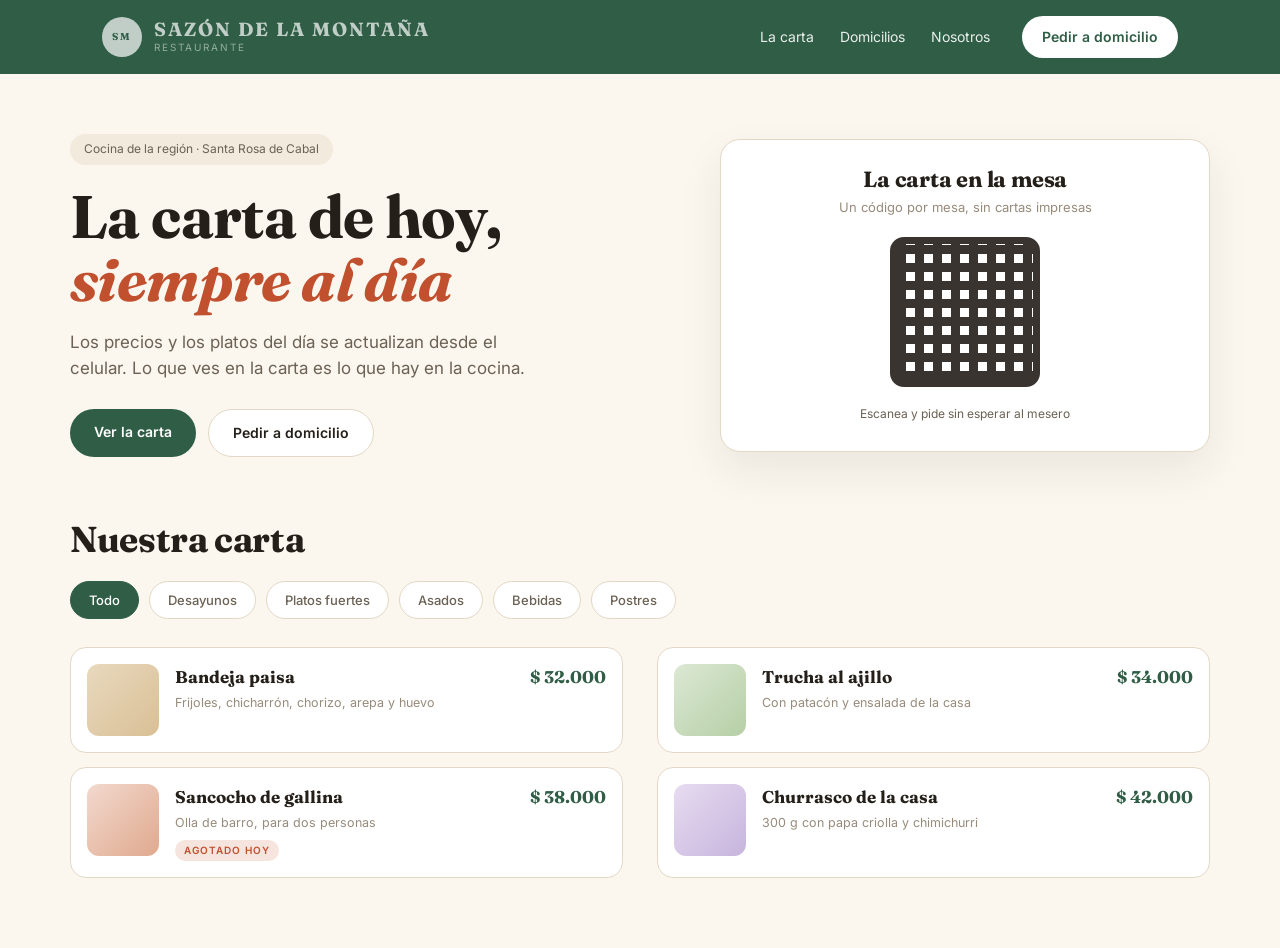
<file: engrana/muestras/restaurante.html>
<!DOCTYPE html>
<html lang="es">
<head>
<meta charset="UTF-8">
<title>Sazón de la Montaña — maqueta</title>
<link href="https://fonts.googleapis.com/css2?family=Fraunces:opsz,wght@9..144,500;9..144,700&family=Inter:wght@400;500;600&display=swap" rel="stylesheet">
<style>
  :root{
    --crema:#FBF7EF; --papel:#FFFFFF; --arena:#F2EADC; --borde:#E3D8C5;
    --tinta:#241F19; --suave:#6B6154; --tenue:#978B7B;
    --verde:#2F5D45; --verde-claro:#3E7A5A; --tomate:#C1502E;
  }
  *{box-sizing:border-box;margin:0;padding:0}
  body{background:var(--crema);color:var(--tinta);font-family:Inter,system-ui,sans-serif;font-size:15px;line-height:1.55}
  .wrap{max-width:1140px;margin:0 auto;padding:0 32px}
  h1,h2,h3{font-family:Fraunces,Georgia,serif;font-weight:700;line-height:1.05;letter-spacing:-.01em}
  header{background:var(--verde);color:#fff}
  .head{display:flex;align-items:center;gap:32px;height:74px}
  .marca{margin-right:auto;display:flex;align-items:center;gap:12px}
  .marca__ico{width:40px;height:40px;border-radius:50%;background:#fff;color:var(--verde);display:grid;place-items:center;font-family:Fraunces,serif;font-weight:700;font-size:18px}
  .marca b{font-family:Fraunces,serif;font-size:19px;display:block;line-height:1.1}
  .marca span{font-size:10px;letter-spacing:.2em;text-transform:uppercase;opacity:.7}
  nav{display:flex;gap:26px;font-size:14px;opacity:.9}
  .cta{background:#fff;color:var(--verde);padding:10px 20px;border-radius:999px;font-weight:600;font-size:14px}
  /* portada */
  .hero{display:grid;grid-template-columns:1.1fr .9fr;gap:52px;padding:60px 0 44px;align-items:center}
  .etq{display:inline-block;background:var(--arena);border-radius:999px;padding:6px 14px;font-size:12px;color:var(--suave);margin-bottom:20px}
  h1{font-size:60px}
  h1 em{font-style:italic;color:var(--tomate)}
  .sub{color:var(--suave);font-size:17px;max-width:42ch;margin-top:18px}
  .acts{display:flex;gap:12px;margin-top:28px}
  .btnv{background:var(--verde);color:#fff;padding:12px 24px;border-radius:999px;font-weight:600;font-size:14px}
  .btnb{border:1px solid var(--borde);background:var(--papel);padding:12px 24px;border-radius:999px;font-weight:600;font-size:14px}
  /* tarjeta QR */
  .qr{background:var(--papel);border:1px solid var(--borde);border-radius:20px;padding:28px;text-align:center;box-shadow:0 18px 44px rgba(36,31,25,.08)}
  .qr h3{font-size:22px;margin-bottom:6px}
  .qr p{font-size:13px;color:var(--tenue);margin-bottom:20px}
  .qrbox{width:150px;height:150px;margin:0 auto;border-radius:14px;background:
    repeating-linear-gradient(90deg,var(--tinta) 0 9px,transparent 9px 18px),
    repeating-linear-gradient(0deg,var(--tinta) 0 9px,transparent 9px 18px);
    background-color:var(--papel);border:7px solid var(--tinta);opacity:.9}
  .qr small{display:block;margin-top:18px;font-size:12px;color:var(--suave)}
  /* carta */
  .carta{padding:20px 0 70px}
  .chips{display:flex;gap:10px;margin:22px 0 28px;flex-wrap:wrap}
  .chip{border:1px solid var(--borde);background:var(--papel);border-radius:999px;padding:8px 18px;font-size:13px;font-weight:500;color:var(--suave)}
  .chip.on{background:var(--verde);border-color:var(--verde);color:#fff}
  .platos{display:grid;grid-template-columns:1fr 1fr;gap:14px 34px}
  .plato{display:flex;gap:16px;align-items:flex-start;background:var(--papel);border:1px solid var(--borde);border-radius:16px;padding:16px}
  .foto{width:72px;height:72px;border-radius:12px;flex:none;background:linear-gradient(135deg,#E8D9BE,#D9BF95)}
  .foto.b{background:linear-gradient(135deg,#DCE8D4,#B5CFA6)}
  .foto.c{background:linear-gradient(135deg,#F2D9CE,#E0A98E)}
  .foto.d{background:linear-gradient(135deg,#E6DCF0,#C7B4DD)}
  .plato h4{font-family:Fraunces,serif;font-size:17px;font-weight:700}
  .plato p{font-size:12.5px;color:var(--tenue);margin-top:3px}
  .precio{margin-left:auto;font-family:Fraunces,serif;font-weight:700;font-size:17px;color:var(--verde);white-space:nowrap}
  .agotado{display:inline-block;margin-top:7px;background:#F6E4DE;color:var(--tomate);font-size:10px;letter-spacing:.1em;text-transform:uppercase;padding:3px 9px;border-radius:999px;font-weight:600}
</style>
</head>
<body>
<header><div class="wrap head">
  <div class="marca"><span class="marca__ico">SM</span><span><b>Sazón de la Montaña</b><span>Restaurante</span></span></div>
  <nav><a>La carta</a><a>Domicilios</a><a>Nosotros</a></nav>
  <span class="cta">Pedir a domicilio</span>
</div></header>

<section class="wrap hero">
  <div>
    <span class="etq">Cocina de la región · Santa Rosa de Cabal</span>
    <h1>La carta de hoy,<br><em>siempre al día</em></h1>
    <p class="sub">Los precios y los platos del día se actualizan desde el celular. Lo que ves en la carta es lo que hay en la cocina.</p>
    <div class="acts"><span class="btnv">Ver la carta</span><span class="btnb">Pedir a domicilio</span></div>
  </div>
  <div class="qr">
    <h3>La carta en la mesa</h3>
    <p>Un código por mesa, sin cartas impresas</p>
    <div class="qrbox"></div>
    <small>Escanea y pide sin esperar al mesero</small>
  </div>
</section>

<section class="wrap carta">
  <h2 style="font-size:36px">Nuestra carta</h2>
  <div class="chips">
    <span class="chip on">Todo</span><span class="chip">Desayunos</span><span class="chip">Platos fuertes</span>
    <span class="chip">Asados</span><span class="chip">Bebidas</span><span class="chip">Postres</span>
  </div>
  <div class="platos">
    <div class="plato"><span class="foto"></span><span><h4>Bandeja paisa</h4><p>Frijoles, chicharrón, chorizo, arepa y huevo</p></span><span class="precio">$ 32.000</span></div>
    <div class="plato"><span class="foto b"></span><span><h4>Trucha al ajillo</h4><p>Con patacón y ensalada de la casa</p></span><span class="precio">$ 34.000</span></div>
    <div class="plato"><span class="foto c"></span><span><h4>Sancocho de gallina</h4><p>Olla de barro, para dos personas</p><span class="agotado">Agotado hoy</span></span><span class="precio">$ 38.000</span></div>
    <div class="plato"><span class="foto d"></span><span><h4>Churrasco de la casa</h4><p>300 g con papa criolla y chimichurri</p></span><span class="precio">$ 42.000</span></div>
  </div>
</section>
</body>
</html>
</file>
<file: css/style.css>
/* ═══════════════════════════════════════════════════════
   Floristería Paraíso Floral
   Sistema visual premium — tokens, profundidad, movimiento
   ═══════════════════════════════════════════════════════ */

/* ── 1. TOKENS ─────────────────────────────────────────── */
:root{
  /* Color — 1 acento de marca (vino) + 1 secundario (oro) + neutros */
  --bg:            #FBF8F5;
  --surface:       #FFFFFF;
  --surface-2:     #F3EDE7;
  --border:        #E7DCD5;

  --text:          #241D1E;
  --muted:         #6B5F61;   /* 5.8:1 sobre --bg ✓ */

  --brand:         #5A1A1C;   /* vino del logo */
  --brand-soft:    #8A3B3D;
  --brand-deep:    #3C1012;
  --gold:          #A67F45;   /* 3.7:1 — válido en texto grande ✓ */
  --gold-text:     #7E6033;   /* 5.0:1 sobre --surface-2 ✓ */
  --gold-soft:     #D8C3A0;   /* solo sobre fondos vino */
  --olive:         #35482F;   /* precios */

  --wa:            #12833F;   /* 4.8:1 con --wa-ink ✓ */
  --wa-deep:       #0E6E34;
  --wa-ink:        #FFFFFF;
  --wa-bright:     #25D366;   /* solo halos/decoración */

  --focus:         #8A3B3D;

  /* Fijos: superficies de marca que permanecen oscuras en ambos modos */
  --vino-900:      #3C1012;
  --vino-700:      #5A1A1C;
  --vino-500:      #7A2E33;
  --on-dark:       #FFFFFF;
  --scrim:         20 8 9;    /* canal RGB del velo de portada */

  /* Profundidad — siempre dos capas, tintadas en vino */
  --sh-1: 0 1px 2px rgb(60 16 18 / .04), 0 1px 3px rgb(60 16 18 / .06);
  --sh-2: 0 4px 12px rgb(60 16 18 / .06), 0 12px 32px rgb(60 16 18 / .08);
  --sh-3: 0 8px 24px rgb(60 16 18 / .08), 0 24px 64px rgb(60 16 18 / .12);

  /* Radios */
  --r-sm: 8px;  --r-md: 14px;  --r-lg: 20px;  --r-xl: 28px;  --r-pill: 999px;

  /* Movimiento — una sola curva para todo el proyecto */
  --ease: cubic-bezier(.16, 1, .3, 1);
  --t-fast: 150ms;  --t: 240ms;  --t-slow: 420ms;

  /* Tipografía — 2 familias, escala de 6 */
  --serif: 'Cormorant Garamond', Georgia, serif;
  --sans:  'Jost', 'Segoe UI', system-ui, sans-serif;
  --fs-1: clamp(2.75rem, 6.4vw, 4.75rem);
  --fs-2: clamp(1.875rem, 3.6vw, 2.875rem);
  --fs-3: 1.375rem;
  --fs-4: 1rem;
  --fs-5: .875rem;
  --fs-6: .6875rem;

  /* Espaciado — múltiplos de 4 */
  --s-1:4px; --s-2:8px; --s-3:12px; --s-4:16px; --s-5:24px;
  --s-6:32px; --s-7:48px; --s-8:64px; --s-9:96px;

  --wrap: 1220px;
}

/* Modo oscuro — solo se redefinen tokens, ningún color vive únicamente aquí */
@media (prefers-color-scheme: dark){
  :root{
    /* Vino-carbón cálido — nunca negro puro, para sostener la misma elegancia del modo claro */
    --bg:        #2A2023;
    --surface:   #352930;
    --surface-2: #402F38;
    --border:    #56414B;

    --text:      #F5ECEE;
    --muted:     #C9B9BC;   /* 8.4:1 sobre --bg ✓ */

    --brand:      #F0C9CB;  /* el acento se aclara para leer sobre oscuro */
    --brand-soft: #DDA3A6;
    --brand-deep: #0F0B0C;
    --gold:       #D4AD74;
    --gold-text:  #E3C48D;  /* 9.4:1 sobre --bg ✓ */
    /* --gold-soft NO cambia: siempre va sobre fondos vino, oscuros en ambos modos */
    --olive:      #ACCB9F;  /* precios legibles sobre oscuro */

    /* En oscuro el verde se aclara y la tinta se oscurece: 9.1:1 ✓ */
    --wa:        #2FDB70;
    --wa-deep:   #45E683;
    --wa-ink:    #0E2313;

    --focus:     #F0C9CB;

    --sh-1: 0 1px 2px rgb(0 0 0 / .26), 0 1px 3px rgb(0 0 0 / .32);
    --sh-2: 0 4px 12px rgb(0 0 0 / .32), 0 12px 32px rgb(0 0 0 / .38);
    --sh-3: 0 8px 24px rgb(0 0 0 / .40), 0 24px 64px rgb(0 0 0 / .48);
  }
}

/* ── 2. BASE ───────────────────────────────────────────── */
*{ margin:0; padding:0; box-sizing:border-box; }

html{
  scroll-behavior:smooth;
  -webkit-text-size-adjust:100%;
}

body{
  font-family:var(--sans);
  font-weight:300;
  font-size:var(--fs-4);
  line-height:1.6;
  color:var(--text);
  background:var(--bg);
  -webkit-font-smoothing:antialiased;
  overflow-x:hidden;
}

img{ max-width:100%; display:block; }
a{ text-decoration:none; color:inherit; }
button{ font-family:inherit; cursor:pointer; border:none; background:none; color:inherit; }
ul,ol{ list-style:none; }

::selection{ background:var(--brand); color:var(--surface); }

*{ scrollbar-width:thin; scrollbar-color:var(--brand-soft) var(--surface-2); }
::-webkit-scrollbar{ width:10px; height:10px; }
::-webkit-scrollbar-track{ background:var(--surface-2); }
::-webkit-scrollbar-thumb{
  background:var(--brand-soft);
  border-radius:var(--r-pill);
  border:2px solid var(--surface-2);
}

/* Anillo de foco visible en todo lo interactivo */
:where(a,button,input,select,summary,[tabindex]):focus-visible{
  outline:2px solid var(--focus);
  outline-offset:2px;
  border-radius:var(--r-sm);
}

.wrap{ max-width:var(--wrap); margin:0 auto; padding:0 var(--s-5); }

section[id]{ scroll-margin-top:96px; }

/* Tipografía */
h1,h2,h3,h4{
  font-family:var(--serif);
  font-weight:500;
  line-height:1.1;
  letter-spacing:-.02em;
}
h2{ font-size:var(--fs-2); }
h3{ font-size:var(--fs-3); }

p{ max-width:70ch; }

.eyebrow{
  display:inline-block;
  font-size:var(--fs-6);
  font-weight:500;
  letter-spacing:.24em;
  text-transform:uppercase;
  color:var(--gold-soft);
  margin-bottom:var(--s-4);
}
.eyebrow.dark{ color:var(--gold-text); }

.section{ padding:var(--s-9) 0; }
.section-head{ text-align:center; max-width:640px; margin:0 auto var(--s-7); }
.section-head p{ margin-inline:auto; }
.section-sub{ color:var(--muted); font-size:var(--fs-4); margin-top:var(--s-3); }

/* Iconos de trazo (sprite SVG) — nunca emojis */
.ico{
  width:20px; height:20px;
  flex:none;
  stroke:currentColor;
  stroke-width:1.6;
  stroke-linecap:round;
  stroke-linejoin:round;
  fill:none;
}
.ico-lg{ width:24px; height:24px; }
.ico-brand{ fill:currentColor; stroke:none; }

/* ── 3. BOTONES Y ENLACES ──────────────────────────────── */
.btn{
  position:relative;
  display:inline-flex;
  align-items:center;
  justify-content:center;
  gap:var(--s-2);
  min-height:44px;              /* área táctil */
  padding:var(--s-3) var(--s-6);
  font-size:var(--fs-5);
  font-weight:500;
  letter-spacing:.1em;
  text-transform:uppercase;
  border-radius:var(--r-pill);
  isolation:isolate;
  overflow:hidden;
  transition:transform var(--t) var(--ease),
             box-shadow var(--t) var(--ease),
             background-color var(--t) var(--ease),
             color var(--t) var(--ease);
}
.btn:hover{ transform:translateY(-2px); }
.btn:active{ transform:translateY(-1px) scale(.995); }

/* Barrido de luz en el botón principal */
.btn-wa{ background:var(--wa); color:var(--wa-ink); box-shadow:var(--sh-2); }
.btn-wa::after{
  content:'';
  position:absolute; inset:0; z-index:-1;
  background:linear-gradient(100deg, transparent 22%, rgb(255 255 255 / .24) 50%, transparent 78%);
  transform:translateX(-130%);
  transition:transform var(--t-slow) var(--ease);
}
.btn-wa:hover{ background:var(--wa-deep); box-shadow:var(--sh-3); }
.btn-wa:hover::after{ transform:translateX(130%); }

.btn-ghost{ border:1px solid rgb(255 255 255 / .55); color:var(--on-dark); }
.btn-ghost:hover{ background:var(--on-dark); color:var(--vino-900); border-color:var(--on-dark); box-shadow:var(--sh-2); }

.btn-outline{ border:1px solid var(--border); color:var(--brand); }
.btn-outline:hover{ background:var(--brand); color:var(--surface); border-color:var(--brand); box-shadow:var(--sh-2); }

.btn-sm{ padding:var(--s-2) var(--s-5); font-size:var(--fs-6); }
.btn-lg{ padding:var(--s-4) var(--s-7); }
.btn-block{ width:100%; }

/* El icono se desplaza al pasar por el botón, nunca por sí solo */
.btn .ico-arrow{ transition:transform var(--t) var(--ease); }
.btn:hover .ico-arrow{ transform:translateX(3px); }

/* Subrayado que crece desde la izquierda */
.link-arrow{
  display:inline-flex;
  align-items:center;
  gap:var(--s-2);
  min-height:44px;
  font-size:var(--fs-5);
  letter-spacing:.08em;
  text-transform:uppercase;
  color:var(--brand);
  background-image:linear-gradient(currentColor, currentColor);
  background-size:0% 1px;
  background-position:0 88%;
  background-repeat:no-repeat;
  transition:background-size var(--t) var(--ease), color var(--t) var(--ease);
}
.link-arrow:hover{ background-size:100% 1px; color:var(--gold-text); }
.link-arrow .ico-arrow{ transition:transform var(--t) var(--ease); }
.link-arrow:hover .ico-arrow{ transform:translateX(3px); }

/* ── 4. BARRA SUPERIOR ─────────────────────────────────── */
.topbar{
  background:var(--brand-deep);
  color:var(--gold-soft);
  font-size:var(--fs-6);
  letter-spacing:.13em;
  text-transform:uppercase;
}
.topbar-inner{
  display:flex; align-items:center; justify-content:center;
  gap:var(--s-3); height:38px; overflow:hidden; white-space:nowrap;
}
.topbar-item{ display:inline-flex; align-items:center; gap:var(--s-2); }
.topbar-sep{ opacity:.45; }

/* ── 5. ENCABEZADO ─────────────────────────────────────── */
.header{
  position:sticky; top:0; z-index:80;
  background:color-mix(in srgb, var(--bg) 88%, transparent);
  backdrop-filter:saturate(180%) blur(12px);
  -webkit-backdrop-filter:saturate(180%) blur(12px);
  border-bottom:1px solid transparent;
  transition:border-color var(--t) var(--ease), box-shadow var(--t) var(--ease);
}
.header.is-stuck{ border-bottom-color:var(--border); box-shadow:var(--sh-1); }
.header-inner{ display:flex; align-items:center; gap:var(--s-6); height:78px; }

.brand{ display:flex; align-items:center; gap:var(--s-3); margin-right:auto; min-height:44px; }
.brand-logo{
  width:46px; height:46px;
  aspect-ratio:1;
  object-fit:cover;
  border-radius:var(--r-pill);
  border:1px solid var(--border);
  transition:transform var(--t) var(--ease), box-shadow var(--t) var(--ease);
}
.brand:hover .brand-logo{ transform:scale(1.04); box-shadow:var(--sh-2); }
.brand-text{ display:flex; flex-direction:column; line-height:1.25; }
.brand-name{
  font-family:var(--serif); font-size:1.4375rem; font-weight:600;
  color:var(--brand); letter-spacing:0;
}
.brand-sub{
  font-size:.5938rem; letter-spacing:.19em; text-transform:uppercase; color:var(--muted);
}

.nav{ display:flex; gap:var(--s-6); }
.nav a{
  position:relative;
  display:inline-flex; align-items:center;
  min-height:44px;
  font-size:.7813rem; letter-spacing:.11em; text-transform:uppercase;
  color:var(--muted);
  transition:color var(--t) var(--ease);
}
.nav a::after{
  content:''; position:absolute; left:0; right:0; bottom:12px; height:1px;
  background:var(--gold);
  transform:scaleX(0); transform-origin:left;
  transition:transform var(--t) var(--ease);
}
.nav a:hover{ color:var(--brand); }
.nav a:hover::after{ transform:scaleX(1); }

/* Redes en el encabezado (visibles al entrar, en pantallas anchas) */
.header-social{ display:flex; align-items:center; gap:2px; }
.header-social a{
  display:flex; align-items:center; justify-content:center;
  width:44px; height:44px;
  border-radius:var(--r-pill);
  color:var(--muted);
  transition:transform var(--t) var(--ease), color var(--t) var(--ease),
             background-color var(--t) var(--ease);
}
.header-social a:hover{
  transform:translateY(-2px);
  color:var(--brand);
  background:var(--surface-2);
}
.header-social a:active{ transform:translateY(-1px) scale(.97); }
.header-social .ico{ width:19px; height:19px; }

/* Dentro del menú desplegable en móvil */
.nav-social{ display:none; }

.nav-toggle{
  display:none;
  flex-direction:column; gap:5px;
  width:44px; height:44px;
  align-items:center; justify-content:center;
}
.nav-toggle span{
  display:block; width:22px; height:1.5px; background:var(--brand);
  transition:transform var(--t) var(--ease), opacity var(--t-fast) var(--ease);
}
.nav-toggle.is-open span:nth-child(1){ transform:translateY(6.5px) rotate(45deg); }
.nav-toggle.is-open span:nth-child(2){ opacity:0; }
.nav-toggle.is-open span:nth-child(3){ transform:translateY(-6.5px) rotate(-45deg); }

/* ── 6. PORTADA ────────────────────────────────────────── */
.hero{
  position:relative;
  min-height:clamp(560px, 82vh, 780px);
  display:flex; align-items:center;
  color:var(--on-dark); text-align:center;
  overflow:hidden;
  isolation:isolate;
}
.hero-bg{
  position:absolute; inset:0; z-index:-2;
  background:
    linear-gradient(rgb(var(--scrim) / .62), rgb(var(--scrim) / .74)),
    url('../images/hero.jpg') center / cover no-repeat,
    linear-gradient(150deg, var(--vino-900) 0%, var(--vino-700) 45%, var(--vino-500) 100%);
  animation:heroIn var(--t-slow) var(--ease) both;
}
@keyframes heroIn{ from{ opacity:0; transform:scale(1.04); } to{ opacity:1; transform:none; } }
/* Único gradiente de acento de esta pantalla */
.hero::before{
  content:''; position:absolute; inset:0; z-index:-1; pointer-events:none;
  background:radial-gradient(60% 50% at 50% 0%, rgb(216 195 160 / .16), transparent 70%);
}
.hero-frame{
  position:absolute; inset:var(--s-5); z-index:-1;
  border:1px solid rgb(216 195 160 / .28);
  pointer-events:none;
}
.hero-inner{ position:relative; padding:var(--s-8) var(--s-5); }
/* Velo tras el texto: mantiene el contraste aunque se cambie la foto */
.hero-inner::before{
  content:''; position:absolute; inset:-8% -4%; z-index:-1; pointer-events:none;
  background:radial-gradient(70% 62% at 50% 50%, rgb(var(--scrim) / .40), transparent 76%);
}
.hero-title{ font-size:var(--fs-1); font-weight:400; margin-bottom:var(--s-5); }
.hero-title em{ font-style:italic; color:var(--gold-soft); }
/* Va dentro del h1 para que el título lleve la palabra clave, con el mismo aspecto de antes */
.hero-eyebrow{
  display:block;
  font-family:var(--sans);
  font-size:var(--fs-6);
  font-weight:500;
  line-height:1.6;
  letter-spacing:.24em;
  text-transform:uppercase;
  color:var(--gold-soft);
  margin-bottom:var(--s-4);
}
.hero-text{
  max-width:52ch; margin:0 auto var(--s-6);
  font-size:1.0625rem; color:rgb(255 255 255 / .88);
}
.hero-actions{ display:flex; gap:var(--s-3); justify-content:center; flex-wrap:wrap; }
.hero-scroll{
  position:absolute; bottom:var(--s-5); left:50%;
  display:flex; align-items:center; justify-content:center;
  width:44px; height:44px; margin-left:-22px;
  color:rgb(255 255 255 / .7);
  transition:transform var(--t) var(--ease), color var(--t) var(--ease);
}
.hero-scroll:hover{ transform:translateY(4px); color:var(--on-dark); }

/* ── 7. FRANJA DE CONFIANZA ────────────────────────────── */
.trust{
  background:var(--surface);
  border-block:1px solid var(--border);
  padding:var(--s-8) 0;
}
.trust-grid{ display:grid; grid-template-columns:repeat(auto-fit, minmax(215px,1fr)); gap:var(--s-4); }
.trust-item{ text-align:center; padding:0 var(--s-4); }
.trust-item p{ margin-inline:auto; }
.trust-ico{
  display:inline-flex; align-items:center; justify-content:center;
  width:52px; height:52px; margin-bottom:var(--s-4);
  border:1px solid var(--gold-soft); border-radius:var(--r-pill);
  color:var(--gold-text);
  transition:transform var(--t) var(--ease), box-shadow var(--t) var(--ease),
             border-color var(--t) var(--ease);
}
.trust-item:hover .trust-ico{
  transform:translateY(-4px); box-shadow:var(--sh-2); border-color:var(--gold);
}
.trust-item h3{ color:var(--brand); margin-bottom:var(--s-2); font-size:1.1875rem; }
.trust-item p{ font-size:var(--fs-5); color:var(--muted); }

/* ── 8. OCASIONES ──────────────────────────────────────── */
.occasions{ background:var(--surface-2); }
.occ-grid{ display:grid; grid-template-columns:repeat(auto-fit, minmax(228px,1fr)); gap:var(--s-4); }
.occ{
  position:relative;
  display:flex; flex-direction:column; align-items:flex-start; gap:var(--s-3);
  min-height:44px;
  padding:var(--s-6) var(--s-5);
  background:var(--surface);
  border:1px solid var(--border);
  border-radius:var(--r-md);
  text-align:left;
  overflow:hidden;
  transition:transform var(--t) var(--ease), box-shadow var(--t) var(--ease),
             border-color var(--t) var(--ease);
}
.occ::before{
  content:''; position:absolute; left:0; top:0; bottom:0; width:3px;
  background:var(--brand);
  transform:scaleY(0); transform-origin:bottom;
  transition:transform var(--t) var(--ease);
}
.occ:hover{ transform:translateY(-4px); box-shadow:var(--sh-3); border-color:transparent; }
.occ:active{ transform:translateY(-1px) scale(.995); }
.occ:hover::before{ transform:scaleY(1); }
.occ.is-active{ border-color:var(--brand); box-shadow:var(--sh-2); }
.occ.is-active::before{ transform:scaleY(1); }
.occ-ico{ color:var(--gold-text); transition:transform var(--t) var(--ease); }
.occ:hover .occ-ico{ transform:translateY(-2px); }
.occ-name{ font-family:var(--serif); font-size:1.375rem; color:var(--brand); line-height:1.15; }
.occ-go{
  display:inline-flex; align-items:center; gap:var(--s-2);
  font-size:var(--fs-6); letter-spacing:.14em; text-transform:uppercase;
  color:var(--muted);
  transition:color var(--t) var(--ease);
}
.occ:hover .occ-go{ color:var(--gold-text); }
.occ .ico-arrow{ transition:transform var(--t) var(--ease); }
.occ:hover .ico-arrow{ transform:translateX(3px); }

/* ── 9. HERRAMIENTAS DEL CATÁLOGO ──────────────────────── */
.tools{ margin-bottom:var(--s-7); }
.search{ position:relative; max-width:460px; margin:0 auto var(--s-5); }
.search-ico{
  position:absolute; left:var(--s-4); top:50%; transform:translateY(-50%);
  color:var(--muted); pointer-events:none;
}
.search input{
  width:100%; min-height:48px;
  padding:var(--s-3) 48px var(--s-3) 46px;
  font-family:var(--sans); font-size:var(--fs-5); font-weight:300;
  color:var(--text);
  background:var(--surface);
  border:1px solid var(--border);
  border-radius:var(--r-pill);
  outline:none;
  transition:border-color var(--t) var(--ease), box-shadow var(--t) var(--ease);
}
.search input:focus{ border-color:var(--gold); box-shadow:var(--sh-1); }
.search input::placeholder{ color:var(--muted); opacity:.75; }
.search button{
  position:absolute; right:var(--s-1); top:50%; transform:translateY(-50%);
  display:flex; align-items:center; justify-content:center;
  width:44px; height:44px; border-radius:var(--r-pill);
  color:var(--muted);
  transition:color var(--t) var(--ease), background-color var(--t) var(--ease);
}
.search button:hover{ color:var(--brand); background:var(--surface-2); }

.chips{ display:flex; flex-wrap:wrap; gap:var(--s-2); justify-content:center; margin-bottom:var(--s-5); }
.chip{
  min-height:44px;
  padding:var(--s-3) var(--s-5);
  font-size:.75rem; letter-spacing:.06em;
  color:var(--muted);
  background:var(--surface);
  border:1px solid var(--border);
  border-radius:var(--r-pill);
  transition:transform var(--t) var(--ease), box-shadow var(--t) var(--ease),
             background-color var(--t) var(--ease), color var(--t) var(--ease),
             border-color var(--t) var(--ease);
}
.chip:hover{ transform:translateY(-2px); box-shadow:var(--sh-1); color:var(--brand); border-color:var(--gold-soft); }
.chip:active{ transform:translateY(-1px) scale(.995); }
.chip.is-active{ background:var(--brand); border-color:var(--brand); color:var(--surface); box-shadow:var(--sh-2); }

.tools-foot{
  display:flex; align-items:center; justify-content:space-between; gap:var(--s-4);
  padding-top:var(--s-4); border-top:1px solid var(--border);
}
.count{ font-size:var(--fs-6); letter-spacing:.12em; text-transform:uppercase; color:var(--muted); }
.sort{
  display:flex; align-items:center; gap:var(--s-2);
  min-height:44px;
  font-size:var(--fs-6); letter-spacing:.12em; text-transform:uppercase; color:var(--muted);
}
.sort select{
  font-family:var(--sans); font-size:.7813rem; color:var(--brand);
  background:transparent; border:none; border-bottom:1px solid var(--border);
  padding:var(--s-1) var(--s-5) var(--s-1) var(--s-1);
  min-height:44px; cursor:pointer; outline:none; appearance:none;
  background-image:url("data:image/svg+xml;utf8,<svg xmlns='http://www.w3.org/2000/svg' width='12' height='12' viewBox='0 0 24 24' fill='none' stroke='%236B5F61' stroke-width='2' stroke-linecap='round' stroke-linejoin='round'><path d='m6 9 6 6 6-6'/></svg>");
  background-repeat:no-repeat; background-position:right 2px center;
  transition:border-color var(--t) var(--ease);
}
.sort select:hover{ border-color:var(--gold); }

/* ── 10. TARJETAS DE PRODUCTO ──────────────────────────── */
.grid{ display:grid; grid-template-columns:repeat(auto-fill, minmax(272px,1fr)); gap:var(--s-6); }

.card{
  display:flex; flex-direction:column;
  background:var(--surface);
  border:1px solid var(--border);
  border-radius:var(--r-md);
  overflow:hidden;
  box-shadow:var(--sh-1);
  transition:transform var(--t) var(--ease), box-shadow var(--t) var(--ease),
             border-color var(--t) var(--ease);
}
.card:hover{ transform:translateY(-4px); box-shadow:var(--sh-3); border-color:transparent; }
.card:active{ transform:translateY(-1px) scale(.995); }

.card-media{
  position:relative;
  aspect-ratio:4/5;            /* sin salto de layout */
  overflow:hidden;
  background:var(--surface-2);
  border-radius:var(--r-md) var(--r-md) 0 0;
}
.card-media img{
  width:100%; height:100%;
  object-fit:cover;
  opacity:0;
  transition:opacity var(--t-slow) var(--ease), transform var(--t-slow) var(--ease);
}
.card-media img.is-loaded{ opacity:1; }
.card:hover .card-media img.is-loaded{ transform:scale(1.05); }

/* Skeleton con barrido mientras carga la foto */
.skeleton{ position:absolute; inset:0; background:var(--surface-2); overflow:hidden; }
.skeleton::after{
  content:''; position:absolute; inset:0;
  background:linear-gradient(90deg, transparent, rgb(255 255 255 / .38), transparent);
  transform:translateX(-100%);
  animation:sweep 1.5s var(--ease) infinite;
}
@media (prefers-color-scheme: dark){
  .skeleton::after{ background:linear-gradient(90deg, transparent, rgb(255 255 255 / .08), transparent); }
}
@keyframes sweep{ to{ transform:translateX(100%); } }

/* Estado vacío diseñado cuando aún no hay foto */
.ph{
  position:absolute; inset:0;
  display:flex; flex-direction:column; align-items:center; justify-content:center; gap:var(--s-3);
  background:linear-gradient(150deg, var(--surface-2), var(--bg));
}
.ph::before{
  content:''; position:absolute; inset:var(--s-3);
  border:1px solid color-mix(in srgb, var(--gold) 35%, transparent);
  pointer-events:none;
}
.ph-mark{
  display:flex; align-items:center; justify-content:center;
  width:64px; height:64px; border-radius:var(--r-pill);
  font-family:var(--serif); font-size:1.625rem; font-weight:600;
  color:var(--brand);
  background:color-mix(in srgb, var(--surface) 70%, transparent);
  border:1px solid color-mix(in srgb, var(--gold) 40%, transparent);
}
.ph-text{ font-size:var(--fs-6); letter-spacing:.2em; text-transform:uppercase; color:var(--muted); }

.card-overlay{
  position:absolute; inset:0;
  display:flex; align-items:center; justify-content:center;
  background:rgb(60 16 18 / .42);
  opacity:0;
  transition:opacity var(--t) var(--ease);
}
.card:hover .card-overlay{ opacity:1; }
.card-quick{
  min-height:44px;
  padding:var(--s-3) var(--s-5);
  font-size:var(--fs-6); letter-spacing:.14em; text-transform:uppercase;
  color:var(--vino-900); background:var(--on-dark);
  border-radius:var(--r-pill);
  box-shadow:var(--sh-2);
  transform:translateY(8px);
  transition:transform var(--t) var(--ease);
}
.card:hover .card-quick{ transform:none; }
.card-quick:active{ transform:translateY(-1px) scale(.995); }

.fav{
  position:absolute; top:var(--s-2); right:var(--s-2); z-index:2;
  display:flex; align-items:center; justify-content:center;
  width:44px; height:44px;               /* área táctil */
  border-radius:var(--r-pill);
  color:var(--muted);
  background:color-mix(in srgb, var(--surface) 88%, transparent);
  backdrop-filter:blur(6px);
  box-shadow:var(--sh-1);
  transition:transform var(--t) var(--ease), color var(--t) var(--ease),
             box-shadow var(--t) var(--ease);
}
.fav:hover{ transform:scale(1.08); color:var(--brand); box-shadow:var(--sh-2); }
.fav:active{ transform:scale(.96); }
.fav.is-on{ color:var(--brand); }
.fav.is-on .ico{ fill:currentColor; }

.card-body{ display:flex; flex-direction:column; flex:1; padding:var(--s-5); }
.card-code{ font-size:var(--fs-6); letter-spacing:.18em; text-transform:uppercase; color:var(--gold-text); margin-bottom:var(--s-2); }
.card-name{ font-size:1.375rem; color:var(--brand); margin-bottom:var(--s-2); line-height:1.15; }
.card-desc{ font-size:var(--fs-5); color:var(--muted); flex:1; margin-bottom:var(--s-4); }
.card-foot{
  display:flex; align-items:center; justify-content:space-between; gap:var(--s-3);
  padding-top:var(--s-4); border-top:1px solid var(--border);
}
.card-price{ font-family:var(--serif); font-size:1.5rem; font-weight:600; color:var(--olive); }

/* Aviso de que el precio depende de la temporada */
.precio-nota{
  font-family:var(--sans); font-size:.55em; font-weight:400;
  color:var(--muted); vertical-align:super; margin-left:2px;
}
.precio-aviso{
  font-size:var(--fs-6); line-height:1.6; color:var(--muted);
  letter-spacing:.03em;
}
.precio-aviso-catalogo{ margin:var(--s-3) auto 0; text-align:center; }
.modal-info .precio-aviso{ margin-top:calc(var(--s-4) * -1); margin-bottom:var(--s-5); }
.card-order{
  display:inline-flex; align-items:center; gap:var(--s-2);
  min-height:44px;
  padding:var(--s-2) var(--s-4);
  font-size:var(--fs-6); letter-spacing:.1em; text-transform:uppercase;
  color:var(--wa-ink); background:var(--wa);
  border-radius:var(--r-pill);
  box-shadow:var(--sh-1);
  transition:transform var(--t) var(--ease), background-color var(--t) var(--ease),
             box-shadow var(--t) var(--ease);
}
.card-order:hover{ transform:translateY(-2px); background:var(--wa-deep); box-shadow:var(--sh-2); }
.card-order:active{ transform:translateY(-1px) scale(.995); }

/* Estado vacío del catálogo */
.empty{
  grid-column:1/-1;
  display:flex; flex-direction:column; align-items:center; text-align:center;
  padding:var(--s-8) var(--s-5);
}
.empty-ico{
  display:flex; align-items:center; justify-content:center;
  width:56px; height:56px; margin-bottom:var(--s-4);
  border:1px solid var(--border); border-radius:var(--r-pill);
  color:var(--gold-text);
}
.empty h3{ color:var(--brand); margin-bottom:var(--s-2); }
.empty p{ color:var(--muted); margin-bottom:var(--s-5); }

/* ── 11. PEDIDO PERSONALIZADO ──────────────────────────── */
.custom{
  position:relative;
  padding:var(--s-9) 0;
  text-align:center; color:var(--on-dark);
  background:linear-gradient(140deg, var(--vino-900), var(--vino-700) 58%, var(--vino-500));
  isolation:isolate;
}
.custom::before{
  content:''; position:absolute; inset:0; z-index:-1; pointer-events:none;
  background:radial-gradient(60% 55% at 50% 0%, rgb(216 195 160 / .14), transparent 70%);
}
.custom-frame{
  position:absolute; inset:var(--s-5);
  border:1px solid rgb(216 195 160 / .22);
  pointer-events:none;
}
.custom-inner{ position:relative; max-width:660px; margin:0 auto; }
.custom h2{ margin-bottom:var(--s-4); }
.custom p{ color:rgb(255 255 255 / .86); margin:0 auto var(--s-6); }
.custom-note{
  display:block; margin-top:var(--s-4);
  font-size:var(--fs-6); letter-spacing:.1em; text-transform:uppercase;
  color:rgb(216 195 160 / .88);
}

/* ── 12. PASOS ─────────────────────────────────────────── */
.steps{ background:var(--surface); }
.steps-grid{ display:grid; grid-template-columns:repeat(auto-fit, minmax(230px,1fr)); gap:var(--s-6); }
.step{ padding-top:var(--s-5); border-top:1px solid var(--border); transition:border-color var(--t) var(--ease); }
.step:hover{ border-top-color:var(--gold); }
.step-num{
  display:block; font-family:var(--serif); font-size:2.125rem; font-weight:600;
  color:var(--gold); margin-bottom:var(--s-2); line-height:1;
  transition:color var(--t) var(--ease);
}
.step:hover .step-num{ color:var(--gold-text); }
.step h3{ color:var(--brand); margin-bottom:var(--s-2); }
.step p{ font-size:var(--fs-5); color:var(--muted); }

/* ── 13. PREGUNTAS FRECUENTES ──────────────────────────── */
.faq{ background:var(--surface-2); }
.faq-wrap{ max-width:820px; }
.acc-item{
  background:var(--surface);
  border:1px solid var(--border);
  border-radius:var(--r-md);
  margin-bottom:var(--s-3);
  overflow:hidden;
  transition:box-shadow var(--t) var(--ease), border-color var(--t) var(--ease);
}
.acc-item:hover{ box-shadow:var(--sh-1); }
.acc-item[open]{ border-color:var(--gold-soft); box-shadow:var(--sh-2); }
.acc-item summary{
  display:flex; align-items:center; justify-content:space-between; gap:var(--s-4);
  min-height:56px;
  padding:var(--s-4) var(--s-5);
  cursor:pointer; list-style:none;
  font-family:var(--serif); font-size:1.25rem; color:var(--brand);
}
.acc-item summary::-webkit-details-marker{ display:none; }
.acc-ico{ color:var(--gold-text); transition:transform var(--t) var(--ease); }
.acc-item[open] .acc-ico{ transform:rotate(180deg); }
.acc-body{ padding:0 var(--s-5) var(--s-5); }
.acc-body p{ font-size:var(--fs-5); color:var(--muted); }

/* ── 13b. MEDIOS DE PAGO ───────────────────────────────── */
.payments{ background:var(--bg); }
.pay-grid{
  display:flex; flex-wrap:wrap; justify-content:center; gap:var(--s-3);
  max-width:820px; margin:0 auto;
}
.pay-badge{
  display:inline-flex; align-items:center; gap:var(--s-2);
  min-height:44px;
  padding:var(--s-2) var(--s-5);
  background:var(--surface);
  border:1px solid var(--border);
  border-radius:var(--r-pill);
  box-shadow:var(--sh-1);
  font-size:var(--fs-5);
  color:var(--text);
}
.pay-badge .ico{ color:var(--gold-text); width:18px; height:18px; }

/* ── 14. SOBRE NOSOTROS ────────────────────────────────── */
.about{ background:var(--surface); padding:var(--s-9) 0; border-top:1px solid var(--border); }
.about-inner{
  display:grid; grid-template-columns:auto 1fr; gap:var(--s-7);
  align-items:center; max-width:940px; margin:0 auto;
}
.about-mark img{
  width:172px; height:172px;
  aspect-ratio:1; object-fit:cover;
  border-radius:var(--r-pill);
  border:1px solid var(--gold-soft);
  padding:var(--s-2); background:var(--bg);
  transition:transform var(--t) var(--ease), box-shadow var(--t) var(--ease);
}
.about-mark img:hover{ transform:translateY(-4px); box-shadow:var(--sh-3); }
.about-copy h2{ margin-bottom:var(--s-4); }
.about-copy p{ color:var(--muted); margin-bottom:var(--s-3); }

/* ── 15. PIE ───────────────────────────────────────────── */
.footer{ background:var(--brand-deep); color:rgb(255 255 255 / .74); padding:var(--s-8) 0 0; }
.footer-grid{
  display:grid; grid-template-columns:repeat(auto-fit, minmax(200px,1fr));
  gap:var(--s-6); padding-bottom:var(--s-7);
}
.footer-brand{ font-size:1.625rem; color:var(--on-dark); margin-bottom:var(--s-3); }
.footer-col h4{
  font-family:var(--sans); font-size:var(--fs-6); font-weight:500;
  letter-spacing:.16em; text-transform:uppercase;
  color:var(--gold-soft); margin-bottom:var(--s-4);
}
.footer-col p{ font-size:var(--fs-5); margin-bottom:var(--s-1); }
.footer-col address{ font-style:normal; font-size:var(--fs-5); line-height:1.7; }
.footer-col a{
  display:inline-flex; align-items:center; min-height:44px;
  background-image:linear-gradient(currentColor, currentColor);
  background-size:0% 1px; background-position:0 100%; background-repeat:no-repeat;
  transition:background-size var(--t) var(--ease), color var(--t) var(--ease);
}
.footer-col a:hover{ background-size:100% 1px; color:var(--on-dark); }
/* Redes sociales y botón de reseñas */
.footer-social{ border-top:1px solid rgb(255 255 255 / .1); padding:var(--s-5) 0; }
.footer-social-inner{
  display:flex; flex-wrap:wrap; align-items:center; justify-content:space-between;
  gap:var(--s-4);
}
.social{ display:flex; align-items:center; gap:var(--s-2); }
.social-label{
  margin-right:var(--s-2);
  font-size:var(--fs-6); letter-spacing:.16em; text-transform:uppercase;
  color:var(--gold-soft);
}
.social a{
  display:flex; align-items:center; justify-content:center;
  width:44px; height:44px;
  border:1px solid rgb(255 255 255 / .18);
  border-radius:var(--r-pill);
  color:rgb(255 255 255 / .82);
  transition:transform var(--t) var(--ease), color var(--t) var(--ease),
             border-color var(--t) var(--ease), background-color var(--t) var(--ease);
}
.social a:hover{
  transform:translateY(-3px);
  color:var(--vino-900);
  background:var(--gold-soft);
  border-color:var(--gold-soft);
}
.social a:active{ transform:translateY(-1px) scale(.97); }

.rate{
  display:inline-flex; align-items:center; gap:var(--s-2);
  min-height:44px;
  padding:var(--s-2) var(--s-5);
  font-size:var(--fs-6); letter-spacing:.12em; text-transform:uppercase;
  color:var(--gold-soft);
  border:1px solid rgb(216 195 160 / .4);
  border-radius:var(--r-pill);
  transition:transform var(--t) var(--ease), color var(--t) var(--ease),
             background-color var(--t) var(--ease), border-color var(--t) var(--ease);
}
.rate .ico{ width:16px; height:16px; }
.rate:hover{
  transform:translateY(-2px);
  background:var(--gold-soft);
  border-color:var(--gold-soft);
  color:var(--vino-900);
}
.rate:active{ transform:translateY(-1px) scale(.995); }

@media (max-width:600px){
  .footer-social-inner{ flex-direction:column; align-items:flex-start; }
}

.footer-bottom{ border-top:1px solid rgb(255 255 255 / .1); padding:var(--s-4) 0; }
.footer-bottom p{ font-size:.75rem; color:rgb(255 255 255 / .5); text-align:center; margin-inline:auto; }

/* ── 16. VISTA RÁPIDA (MODAL) ──────────────────────────── */
.modal{
  position:fixed; inset:0; z-index:120;
  display:flex; align-items:center; justify-content:center;
  padding:var(--s-5);
}
.modal[hidden]{ display:none; }
.modal-backdrop{
  position:absolute; inset:0;
  background:rgb(var(--scrim) / .64);
  backdrop-filter:blur(4px);
  animation:fadeIn var(--t) var(--ease);
}
@keyframes fadeIn{ from{ opacity:0; } to{ opacity:1; } }
.modal-panel{
  position:relative;
  display:grid; grid-template-columns:1fr 1fr;
  width:min(880px, 100%); max-height:88vh;
  background:var(--surface);
  border-radius:var(--r-lg);
  overflow:hidden auto;
  box-shadow:var(--sh-3);
  animation:panelIn 300ms var(--ease);
}
@keyframes panelIn{ from{ opacity:0; transform:translateY(8px); } to{ opacity:1; transform:none; } }
.modal-close{
  position:absolute; top:var(--s-3); right:var(--s-3); z-index:3;
  display:flex; align-items:center; justify-content:center;
  width:44px; height:44px; border-radius:var(--r-pill);
  color:var(--brand);
  background:color-mix(in srgb, var(--surface) 90%, transparent);
  backdrop-filter:blur(6px);
  box-shadow:var(--sh-1);
  transition:transform var(--t) var(--ease), box-shadow var(--t) var(--ease);
}
.modal-close:hover{ transform:scale(1.06); box-shadow:var(--sh-2); }
.modal-close:active{ transform:scale(.96); }
.modal-media{ position:relative; aspect-ratio:4/5; background:var(--surface-2); }
.modal-media img{ width:100%; height:100%; object-fit:cover; }
.modal-info{ padding:var(--s-7) var(--s-6); display:flex; flex-direction:column; }
.modal-code{ font-size:var(--fs-6); letter-spacing:.2em; text-transform:uppercase; color:var(--gold-text); margin-bottom:var(--s-2); }
.modal-info h3{ font-size:1.9375rem; color:var(--brand); margin-bottom:var(--s-3); }
.modal-desc{ font-size:var(--fs-5); color:var(--muted); margin-bottom:var(--s-5); }
.modal-price{ font-family:var(--serif); font-size:2.0625rem; font-weight:600; color:var(--olive); margin-bottom:var(--s-5); }
.modal-includes{ margin-bottom:var(--s-6); }
.modal-includes li{
  display:flex; align-items:flex-start; gap:var(--s-2);
  margin-bottom:var(--s-2);
  font-size:var(--fs-5); color:var(--muted);
}
.modal-includes .ico{ width:16px; height:16px; margin-top:5px; color:var(--gold-text); }
.modal-info .btn{ margin-bottom:var(--s-2); }

/* ── 17. FLOTANTE Y BARRA MÓVIL ────────────────────────── */
.fab{
  position:fixed; right:var(--s-5); bottom:var(--s-5); z-index:90;
  display:flex; align-items:center; justify-content:center;
  width:56px; height:56px; border-radius:var(--r-pill);
  background:var(--wa); color:var(--wa-ink);
  box-shadow:var(--sh-3);
  transition:transform var(--t) var(--ease), background-color var(--t) var(--ease);
}
.fab:hover{ transform:scale(1.08); background:var(--wa-deep); }
.fab:active{ transform:scale(.96); }
/* Halo que se expande solo al pasar por encima, sin bucle */
.fab::after{
  content:''; position:absolute; inset:0; border-radius:inherit;
  border:2px solid var(--wa-bright);
  transform:scale(1); opacity:0;
  transition:transform var(--t-slow) var(--ease), opacity var(--t-slow) var(--ease);
  pointer-events:none;
}
.fab:hover::after{ transform:scale(1.5); opacity:.55; }

.mobile-bar{ display:none; }

/* ── 18. ENTRADA AL HACER SCROLL ───────────────────────── */
.reveal{
  opacity:0;
  transform:translateY(16px);
  transition:opacity var(--t-slow) var(--ease), transform var(--t-slow) var(--ease);
  transition-delay:var(--d, 0ms);
}
.reveal.is-in{ opacity:1; transform:none; }

/* ── 19. RESPONSIVE (móvil primero se verifica a 375px) ── */
@media (max-width:980px){
  .about-inner{ grid-template-columns:1fr; text-align:center; gap:var(--s-6); justify-items:center; }
  .about-copy p{ margin-inline:auto; }
  .modal-panel{ grid-template-columns:1fr; }
  /* La foto completa siempre visible, sin recortar (las fotos son verticales) */
  .modal-media{ aspect-ratio:auto; max-height:52vh; background:var(--surface-2); }
  .modal-media img{ object-fit:contain; }
}

@media (max-width:820px){
  .topbar-inner{ font-size:.625rem; gap:var(--s-2); }
  .topbar-item:nth-child(5), .topbar-sep:nth-child(4){ display:none; }

  .header-inner{ height:70px; gap:var(--s-3); }
  .nav{
    position:fixed; inset:70px 0 auto;
    flex-direction:column; gap:0;
    background:var(--bg);
    border-bottom:1px solid var(--border);
    padding:var(--s-2) var(--s-5) var(--s-5);
    /* El backdrop-filter del encabezado lo vuelve el contenedor de
       referencia, así que el desplazamiento solo no basta: se oculta
       también con visibility para que nunca se asome. */
    transform:translateY(-100%);
    visibility:hidden;
    transition:transform var(--t-slow) var(--ease),
               visibility 0s linear var(--t-slow);
    box-shadow:var(--sh-2);
  }
  .nav.is-open{
    transform:none;
    visibility:visible;
    transition:transform var(--t-slow) var(--ease), visibility 0s;
  }
  .nav a{ min-height:52px; border-bottom:1px solid var(--border); font-size:var(--fs-5); }
  .nav a::after{ display:none; }
  .nav-toggle{ display:flex; }
  .header-cta{ display:none; }
  .header-social{ display:none; }

  /* Redes dentro del menú desplegable */
  .nav-social{
    display:flex; align-items:center; flex-wrap:wrap; gap:var(--s-2);
    padding-top:var(--s-4);
  }
  .nav-social a{
    display:flex; align-items:center; justify-content:center;
    width:44px; height:44px; min-height:44px;
    border:1px solid var(--border);
    border-radius:var(--r-pill);
    color:var(--brand);
    transition:transform var(--t) var(--ease), background-color var(--t) var(--ease);
  }
  .nav-social a:active{ transform:scale(.96); }
  .nav-social .ico{ width:19px; height:19px; }
  .nav-social .nav-rate{
    width:auto; gap:var(--s-2);
    padding:0 var(--s-4);
    margin-left:auto;
    font-size:var(--fs-6); letter-spacing:.1em; text-transform:uppercase;
    color:var(--gold-text);
    border-color:var(--gold-soft);
  }
  .nav-social .nav-rate .ico{ width:15px; height:15px; }

  .section{ padding:var(--s-8) 0; }
  .hero{ min-height:78vh; }
  .hero-frame{ inset:var(--s-4); }
  .tools-foot{ flex-direction:column; align-items:stretch; gap:var(--s-3); }
  .grid{ grid-template-columns:repeat(auto-fill, minmax(220px,1fr)); gap:var(--s-4); }
  .about, .custom{ padding:var(--s-8) 0; }

  .fab{ bottom:80px; right:var(--s-4); width:52px; height:52px; }

  .mobile-bar{
    display:flex; gap:var(--s-2);
    position:fixed; left:0; right:0; bottom:0; z-index:95;
    padding:var(--s-3) var(--s-3) calc(var(--s-3) + env(safe-area-inset-bottom));
    background:color-mix(in srgb, var(--bg) 94%, transparent);
    backdrop-filter:saturate(180%) blur(12px);
    -webkit-backdrop-filter:saturate(180%) blur(12px);
    border-top:1px solid var(--border);
  }
  .mobile-bar a{
    flex:1;
    display:flex; align-items:center; justify-content:center; gap:var(--s-2);
    min-height:48px;
    font-size:var(--fs-6); letter-spacing:.1em; text-transform:uppercase;
    border-radius:var(--r-pill);
    transition:transform var(--t) var(--ease), box-shadow var(--t) var(--ease);
  }
  .mobile-bar a:active{ transform:translateY(-1px) scale(.995); }
  .mobile-bar-ghost{ border:1px solid var(--border); color:var(--brand); background:var(--surface); }
  .mobile-bar-wa{ background:var(--wa); color:var(--wa-ink); font-weight:500; box-shadow:var(--sh-1); }
  .footer{ padding-bottom:80px; }
}

@media (max-width:520px){
  .wrap{ padding:0 var(--s-4); }
  /* Un solo mensaje en pantallas estrechas para que nada se corte */
  .topbar-item:not(:first-child), .topbar-sep{ display:none; }
  .brand-logo{ width:40px; height:40px; }
  .brand-name{ font-size:1.25rem; }
  .brand-sub{ font-size:.5313rem; }
  .grid{ grid-template-columns:repeat(2, minmax(0,1fr)); gap:var(--s-3); }
  .card-body{ padding:var(--s-4) var(--s-3); }
  .card-name{ font-size:1.0625rem; }
  .card-desc{ display:none; }
  .card-foot{ flex-direction:column; align-items:stretch; gap:var(--s-2); }
  .card-price{ font-size:1.25rem; text-align:center; }
  .card-order{ justify-content:center; }
  .occ{ padding:var(--s-5) var(--s-4); }
  .occ-name{ font-size:1.1875rem; }
  .modal-info{ padding:var(--s-6) var(--s-5); }
  .acc-item summary{ font-size:1.0625rem; padding:var(--s-4); }
}

/* ── 20. MOVIMIENTO REDUCIDO (no negociable) ───────────── */
@media (prefers-reduced-motion: reduce){
  *,*::before,*::after{
    animation-duration:.01ms !important;
    animation-iteration-count:1 !important;
    transition-duration:.01ms !important;
    scroll-behavior:auto !important;
  }
  .reveal{ opacity:1; transform:none; }
  .card-media img{ opacity:1; }
  .card-quick{ transform:none; }
}
</file>
<file: engrana/css/style.css>
/* ═══════════════════════════════════════════════════════
   Engrana — Páginas web para negocios
   Sistema visual: grafito + naranja de marca
   Proporción 60% grafito · 30% textos y tarjetas · 10% naranja
   ═══════════════════════════════════════════════════════ */

/* ── 1. TOKENS ─────────────────────────────────────────── */
:root{
  /* Grafito — el 60% del sitio */
  --bg:           #111317;
  --bg-card:      #181B20;
  --bg-hover:     #1F232A;
  --borde:        #2A2F37;

  /* Textos — el 30% */
  --texto:        #F5F1E8;   /* 15.2:1 sobre --bg ✓ */
  --texto-suave:  #B9B5AC;   /*  9.1:1 sobre --bg ✓ */
  --texto-tenue:  #8A867E;   /*  5.1:1 sobre --bg ✓ · 4.8:1 sobre --bg-card ✓ */

  /* Naranja — el 10%, solo acentos y acciones */
  --naranja:        #FF5A1F;            /* 6.0:1 sobre --bg ✓ */
  --naranja-claro:  #FF7442;            /* 6.9:1 sobre --bg ✓ */
  --naranja-fuerte: #E04715;
  --naranja-tenue:  rgba(255,90,31,0.12);

  /* Señales — nunca decorativas */
  --verde:  #22C55E;   /* 7.6:1 sobre --bg-card ✓ · solo confirmaciones */
  --rojo:   #E5484D;   /* bordes y marcas de error */
  --rojo-texto: #F27478; /* versión aclarada de --rojo para texto pequeño (6.2:1 ✓) */

  --focus:  var(--naranja);

  /* Profundidad — siempre dos capas, negras sobre grafito */
  --sh-1: 0 1px 2px rgb(0 0 0 / .32), 0 1px 3px rgb(0 0 0 / .26);
  --sh-2: 0 4px 12px rgb(0 0 0 / .38), 0 12px 32px rgb(0 0 0 / .32);
  --sh-3: 0 8px 24px rgb(0 0 0 / .46), 0 24px 64px rgb(0 0 0 / .40);

  /* Radios */
  --r-sm:8px; --r-md:14px; --r-lg:20px; --r-xl:28px; --r-pill:999px;

  /* Movimiento — una sola curva para todo el proyecto */
  --ease: cubic-bezier(.16, 1, .3, 1);
  --t-fast:150ms; --t:240ms; --t-slow:420ms;

  /* Tipografía — Space Grotesk en títulos, Inter en textos */
  --display:'Space Grotesk', 'Segoe UI', system-ui, sans-serif;
  --sans:   'Inter', 'Segoe UI', system-ui, sans-serif;
  --fs-1: clamp(2.3rem, 6.2vw, 4.25rem);
  --fs-2: clamp(1.75rem, 3.6vw, 2.625rem);
  --fs-3: 1.25rem;
  --fs-4: 1rem;
  --fs-5: .875rem;
  --fs-6: .6875rem;

  /* Espaciado — múltiplos de 4 */
  --s-1:4px; --s-2:8px; --s-3:12px; --s-4:16px; --s-5:24px;
  --s-6:32px; --s-7:48px; --s-8:64px; --s-9:96px;

  --wrap:1180px;
  --head-h:72px;

  color-scheme: dark;
}

/* ── 2. BASE ───────────────────────────────────────────── */
*,*::before,*::after{ box-sizing:border-box }

html{
  scroll-behavior:smooth;
  -webkit-text-size-adjust:100%;
}

body{
  margin:0;
  background:var(--bg);
  color:var(--texto);
  font-family:var(--sans);
  font-size:var(--fs-4);
  line-height:1.6;
  overflow-x:hidden;
  -webkit-font-smoothing:antialiased;
}

h1,h2,h3{
  font-family:var(--display);
  line-height:1.1;
  letter-spacing:-.02em;
  margin:0;
  font-weight:600;
}

p{ margin:0 }
img{ max-width:100%; display:block }
ul,ol{ margin:0; padding:0; list-style:none }

a{ color:var(--naranja); text-decoration:none }

button,input,select,textarea{ font:inherit; color:inherit }

::selection{ background:var(--naranja); color:var(--bg) }

:focus-visible{
  outline:2px solid var(--focus);
  outline-offset:2px;
  border-radius:var(--r-sm);
}

/* Barra de desplazamiento con el color de marca */
*{ scrollbar-color: var(--borde) transparent; scrollbar-width: thin }
::-webkit-scrollbar{ width:11px; height:11px }
::-webkit-scrollbar-track{ background:transparent }
::-webkit-scrollbar-thumb{
  background:var(--borde);
  border:3px solid var(--bg);
  border-radius:var(--r-pill);
}
::-webkit-scrollbar-thumb:hover{ background:var(--naranja-fuerte) }

.wrap{
  width:100%;
  max-width:var(--wrap);
  margin-inline:auto;
  padding-inline:var(--s-5);
}
.wrap--narrow{ max-width:780px }

.skip{
  position:absolute; left:var(--s-4); top:-100px; z-index:100;
  background:var(--bg-card); color:var(--texto);
  border:1px solid var(--borde);
  padding:var(--s-3) var(--s-4);
  border-radius:var(--r-sm); box-shadow:var(--sh-2);
  transition:top var(--t) var(--ease);
}
.skip:focus-visible{ top:var(--s-4) }

.ico{
  width:1.125em; height:1.125em;
  fill:none; stroke:currentColor; stroke-width:1.75;
  stroke-linecap:round; stroke-linejoin:round;
  flex:none;
}
/* El icono de WhatsApp es sólido, no de trazo */
.ico--solid{ fill:currentColor; stroke:none }

/* ── 3. MOVIMIENTO: entradas al hacer scroll ───────────── */
.reveal{
  opacity:0;
  transform:translateY(16px);
  transition:opacity var(--t-slow) var(--ease), transform var(--t-slow) var(--ease);
  transition-delay:var(--d,0ms);
}
.reveal.is-in{ opacity:1; transform:none }

/* ── 4. BOTONES ────────────────────────────────────────── */
.btn{
  display:inline-flex; align-items:center; justify-content:center;
  gap:var(--s-2);
  min-height:48px;
  padding:var(--s-3) var(--s-5);
  border:1px solid transparent;
  border-radius:var(--r-pill);
  font-family:var(--display);
  font-size:var(--fs-5);
  font-weight:600;
  letter-spacing:.01em;
  cursor:pointer;
  position:relative;
  overflow:hidden;
  transition:transform var(--t) var(--ease),
             box-shadow var(--t) var(--ease),
             background-color var(--t) var(--ease),
             border-color var(--t) var(--ease);
}
.btn .ico{ transition:transform var(--t) var(--ease) }
.btn:hover .ico{ transform:translateX(3px) }
.btn:hover{ transform:translateY(-2px) }
.btn:active{ transform:translateY(-1px) scale(.995) }

/* Primario — naranja con texto grafito, nunca blanco */
.btn--primary{
  background:var(--naranja);
  color:var(--bg);
  box-shadow:var(--sh-1);
}
.btn--primary:hover{ background:var(--naranja-claro); box-shadow:var(--sh-2) }
/* Barrido de luz */
.btn--primary::after{
  content:"";
  position:absolute; inset:0;
  background:linear-gradient(100deg, transparent 30%, rgb(255 255 255 / .28) 50%, transparent 70%);
  transform:translateX(-120%);
  transition:transform var(--t-slow) var(--ease);
}
.btn--primary:hover::after{ transform:translateX(120%) }

.btn--ghost{
  background:var(--bg-card);
  color:var(--texto);
  border-color:var(--borde);
  box-shadow:var(--sh-1);
}
.btn--ghost:hover{ background:var(--bg-hover); border-color:var(--naranja); box-shadow:var(--sh-2) }

.btn--block{ width:100%; margin-top:var(--s-2) }

/* ── 5. ENCABEZADO ─────────────────────────────────────── */
.head{
  position:sticky; top:0; z-index:50;
  background:color-mix(in srgb, var(--bg) 80%, transparent);
  border-bottom:1px solid transparent;
  transition:background-color var(--t) var(--ease),
             border-color var(--t) var(--ease),
             box-shadow var(--t) var(--ease);
}
.head.is-stuck{
  background:color-mix(in srgb, var(--bg) 78%, transparent);
  -webkit-backdrop-filter:saturate(180%) blur(12px);
  backdrop-filter:saturate(180%) blur(12px);
  border-bottom-color:var(--borde);
  box-shadow:var(--sh-1);
}
.head__in{
  min-height:var(--head-h);
  display:flex; align-items:center; gap:var(--s-4);
}

.logo{
  display:inline-flex; align-items:center; gap:var(--s-3);
  color:var(--texto); margin-right:auto;
  padding:var(--s-1);
}
.logo__mark{
  width:40px; height:40px; flex:none;
  display:grid; place-items:center;
  transition:transform var(--t-slow) var(--ease);
}
.logo__mark img{ width:100%; height:100%; object-fit:contain }
.logo:hover .logo__mark{ transform:rotate(60deg) }
.logo__txt{ display:flex; flex-direction:column; line-height:1.15 }
.logo__txt strong{
  font-family:var(--display); font-size:1.125rem;
  font-weight:700; letter-spacing:-.02em;
}
.logo__txt small{
  font-size:var(--fs-6); color:var(--texto-tenue);
  letter-spacing:.09em; text-transform:uppercase;
}

.nav{ display:flex; align-items:center; gap:var(--s-5) }
.nav a{
  position:relative;
  color:var(--texto-suave);
  font-size:var(--fs-5); font-weight:500;
  padding:var(--s-2) 0;
  transition:color var(--t) var(--ease);
}
.nav a::after{
  content:"";
  position:absolute; left:0; right:0; bottom:0; height:2px;
  background:var(--naranja); border-radius:2px;
  transform:scaleX(0); transform-origin:left;
  transition:transform var(--t) var(--ease);
}
.nav a:hover{ color:var(--texto) }
.nav a:hover::after,.nav a.is-active::after{ transform:scaleX(1) }
.nav a.is-active{ color:var(--texto) }

.burger{
  display:none;
  width:44px; height:44px;
  align-items:center; justify-content:center;
  background:var(--bg-card); color:var(--texto);
  border:1px solid var(--borde); border-radius:var(--r-sm);
  cursor:pointer;
  transition:transform var(--t) var(--ease), border-color var(--t) var(--ease), background-color var(--t) var(--ease);
}
.burger:hover{ background:var(--bg-hover); border-color:var(--naranja) }
.burger:active{ transform:scale(.96) }
.burger .ico{ width:20px; height:20px }
.burger .ico--close{ display:none }
.burger[aria-expanded="true"] .ico--open{ display:none }
.burger[aria-expanded="true"] .ico--close{ display:block }

/* ── 6. PORTADA ────────────────────────────────────────── */
.hero{
  position:relative;
  padding:var(--s-9) 0 var(--s-8);
  overflow:hidden;
  isolation:isolate;
}
/* Único gradiente de acento de la pantalla */
.hero__glow{
  position:absolute; inset:-30% 0 auto 0; height:620px; z-index:-2;
  background:radial-gradient(58% 52% at 50% 32%,
             color-mix(in srgb, var(--naranja) 14%, transparent), transparent 70%);
  pointer-events:none;
}
.hero__gears{ position:absolute; inset:0; z-index:-1; pointer-events:none; overflow:hidden }
/* El propio engranaje de la marca, muy tenue, como marca de agua */
.gear{ position:absolute; opacity:.055; height:auto }
.gear--a{ width:420px; top:-120px; right:-150px; transform:rotate(14deg) }
.gear--b{ width:240px; bottom:-70px; left:-96px; transform:rotate(-22deg) }

.hero__in{ position:relative; text-align:center }

.eyebrow{
  display:inline-flex; align-items:center; gap:var(--s-2);
  padding:var(--s-2) var(--s-4);
  border:1px solid var(--borde); border-radius:var(--r-pill);
  background:var(--bg-card);
  box-shadow:var(--sh-1);
  color:var(--texto-suave);
  font-size:var(--fs-5); font-weight:500;
}
.eyebrow .ico{ color:var(--naranja) }

.hero__title{
  font-size:var(--fs-1);
  font-weight:700;
  margin:var(--s-5) 0 0;
  text-wrap:balance;
}
.hero__title em{
  font-style:normal;
  color:var(--naranja);
}

.hero__sub{
  max-width:60ch;
  margin:var(--s-5) auto 0;
  color:var(--texto-suave);
  font-size:1.0625rem;
  text-wrap:pretty;
}

.hero__cta{
  display:flex; flex-wrap:wrap; justify-content:center; gap:var(--s-3);
  margin-top:var(--s-7);
}

.stats{
  display:grid; grid-template-columns:repeat(3,1fr);
  gap:var(--s-4);
  max-width:760px;
  margin:var(--s-8) auto 0;
  padding-top:var(--s-6);
  border-top:1px solid var(--borde);
}
.stats li{ display:flex; flex-direction:column; gap:var(--s-1) }
.stats strong{
  font-family:var(--display); font-size:var(--fs-3);
  font-weight:600; letter-spacing:-.02em;
}
.stats span{ font-size:var(--fs-5); color:var(--texto-tenue) }

/* ── 7. SECCIONES ──────────────────────────────────────── */
.sec{
  padding:var(--s-9) 0;
  scroll-margin-top:calc(var(--head-h) + var(--s-4));
}
.sec--alt{
  background:var(--bg-card);
  border-block:1px solid var(--borde);
}

.sec__head{ max-width:62ch; margin-bottom:var(--s-7) }
.kicker{
  font-family:var(--display);
  font-size:var(--fs-6); font-weight:600;
  letter-spacing:.14em; text-transform:uppercase;
  color:var(--naranja);
  margin-bottom:var(--s-3);
}
.sec__head h2{ font-size:var(--fs-2) }
.sec__sub{ margin-top:var(--s-4); color:var(--texto-suave); text-wrap:pretty }

/* ── 8. TRABAJOS ───────────────────────────────────────── */
.works{
  display:grid;
  /* min() evita que la columna desborde en pantallas angostas */
  grid-template-columns:repeat(auto-fit, minmax(min(380px, 100%), 1fr));
  gap:var(--s-5);
}
.work{
  display:flex; flex-direction:column;
  background:var(--bg-card);
  border:1px solid var(--borde);
  border-radius:var(--r-lg);
  box-shadow:var(--sh-1);
  overflow:hidden;
  transition:transform var(--t) var(--ease), box-shadow var(--t) var(--ease), border-color var(--t) var(--ease);
}
.work:hover{ transform:translateY(-4px); box-shadow:var(--sh-3); border-color:var(--naranja) }
.work:active{ transform:translateY(-1px) scale(.995) }
/* El primer trabajo ocupa el ancho completo en pantallas grandes */
.work--wide{ grid-column:1/-1 }
@media (min-width:900px){
  .work--wide{ flex-direction:row }
  .work--wide .work__shot{ width:58%; aspect-ratio:16/10 }
  .work--wide .work__body{ width:42%; justify-content:center }
  .work--wide .work__acts{ margin-top:var(--s-3) }
}

.work__shot{
  position:relative;
  aspect-ratio:16/10;
  background:var(--bg-hover);
  overflow:hidden;
  flex:none;
}
.work__shot img{
  width:100%; height:100%;
  object-fit:cover; object-position:top center;
  transition:transform var(--t-slow) var(--ease);
}
.work:hover .work__shot img{ transform:scale(1.03) }

/* Marcador cuando todavía no hay foto */
.work__ph{
  position:absolute; inset:0;
  display:flex; flex-direction:column; align-items:center; justify-content:center;
  gap:var(--s-2);
  color:var(--texto-tenue);
  background:
    linear-gradient(135deg, var(--naranja-tenue), transparent 60%),
    var(--bg-hover);
}
.work__ph .ico{ width:30px; height:30px; opacity:.6 }
.work__ph span{ font-size:var(--fs-5) }

.badge{
  /* abajo a la derecha: arriba a la izquierda taparia el logo de la maqueta */
  position:absolute; bottom:var(--s-4); right:var(--s-4);
  display:inline-flex; align-items:center; gap:var(--s-1);
  padding:var(--s-1) var(--s-3);
  border-radius:var(--r-pill);
  font-family:var(--display);
  font-size:var(--fs-6); font-weight:600;
  letter-spacing:.08em; text-transform:uppercase;
  background:var(--bg);
  color:var(--texto-tenue);
  border:1px solid var(--borde);
  box-shadow:var(--sh-1);
}
/* Un trabajo publicado se marca con el naranja de marca */
.badge--live{ color:var(--naranja); border-color:var(--naranja) }

.work__body{
  flex:1;                       /* para que el boton quede abajo y alinee entre tarjetas */
  display:flex; flex-direction:column; gap:var(--s-3);
  padding:var(--s-5);
}
.work__rubro{
  font-family:var(--display);
  font-size:var(--fs-6); font-weight:600;
  letter-spacing:.1em; text-transform:uppercase;
  color:var(--texto-tenue);
}
.work__body h3{ font-size:var(--fs-3) }
.work__body p{ color:var(--texto-suave); font-size:var(--fs-5) }

.tags{ display:flex; flex-wrap:wrap; gap:var(--s-2) }
.tag{
  padding:var(--s-1) var(--s-3);
  border-radius:var(--r-pill);
  background:var(--naranja-tenue);
  color:var(--naranja-claro);
  font-size:var(--fs-6); font-weight:600;
  letter-spacing:.04em;
}

.work__acts{ display:flex; flex-wrap:wrap; gap:var(--s-2); margin-top:auto; padding-top:var(--s-2) }
.tbtn{
  display:inline-flex; align-items:center; gap:var(--s-2);
  min-height:44px;
  padding:var(--s-2) var(--s-4);
  border:1px solid var(--borde);
  border-radius:var(--r-pill);
  background:var(--bg-hover);
  color:var(--texto);
  font-family:var(--display);
  font-size:var(--fs-5); font-weight:600;
  cursor:pointer;
  transition:transform var(--t) var(--ease), border-color var(--t) var(--ease), background-color var(--t) var(--ease), color var(--t) var(--ease);
}
.tbtn .ico{ transition:transform var(--t) var(--ease) }
.tbtn:hover{ border-color:var(--naranja); color:var(--naranja) }
.tbtn:hover .ico{ transform:translate(2px,-2px) }
.tbtn:active{ transform:scale(.97) }
.tbtn--main{ border-color:var(--naranja); color:var(--naranja); background:var(--naranja-tenue) }
.tbtn--main:hover{ background:var(--naranja); color:var(--bg) }
.tbtn--main:hover .ico{ transform:translateX(3px) }

/* ── 9. TARJETAS DE SERVICIO ───────────────────────────── */
.cards{
  display:grid;
  grid-template-columns:repeat(auto-fit, minmax(260px,1fr));
  gap:var(--s-5);
}
.card{
  display:flex; flex-direction:column; gap:var(--s-3);
  padding:var(--s-6);
  background:var(--bg);
  border:1px solid var(--borde);
  border-radius:var(--r-lg);
  box-shadow:var(--sh-1);
  transition:transform var(--t) var(--ease), box-shadow var(--t) var(--ease), border-color var(--t) var(--ease);
}
.card:hover{ transform:translateY(-4px); box-shadow:var(--sh-3); border-color:var(--naranja) }
.card__ico{
  width:46px; height:46px;
  display:grid; place-items:center;
  border-radius:var(--r-md);
  background:var(--naranja-tenue);
  color:var(--naranja);
  margin-bottom:var(--s-1);
}
.card__ico .ico{ width:22px; height:22px }
.card h3{ font-size:1.0625rem }
.card p{ color:var(--texto-suave); font-size:var(--fs-5) }

.ticks{ display:flex; flex-direction:column; gap:var(--s-2); margin-top:auto; padding-top:var(--s-3) }
.ticks li{
  position:relative;
  padding-left:26px;
  font-size:var(--fs-5);
  color:var(--texto-suave);
}
.ticks li::before{
  content:"";
  position:absolute; left:0; top:.45em;
  width:16px; height:16px;
  border-radius:50%;
  background:var(--naranja-tenue);
}
.ticks li::after{
  content:"";
  position:absolute; left:4px; top:calc(.45em + 4px);
  width:8px; height:5px;
  border-left:1.75px solid var(--naranja);
  border-bottom:1.75px solid var(--naranja);
  transform:rotate(-45deg);
}

/* ── 10. PROCESO ───────────────────────────────────────── */
.steps{
  display:grid;
  grid-template-columns:repeat(auto-fit, minmax(240px,1fr));
  gap:var(--s-5);
}
.step{
  position:relative;
  display:flex; flex-direction:column; gap:var(--s-3);
  padding:var(--s-6) var(--s-5) var(--s-5);
  background:var(--bg-card);
  border:1px solid var(--borde);
  border-radius:var(--r-lg);
  box-shadow:var(--sh-1);
  transition:transform var(--t) var(--ease), box-shadow var(--t) var(--ease), border-color var(--t) var(--ease);
}
.step:hover{ transform:translateY(-4px); box-shadow:var(--sh-2); border-color:var(--naranja) }
.step__n{
  position:absolute; top:var(--s-4); right:var(--s-5);
  font-family:var(--display);
  font-size:1.75rem; font-weight:700;
  letter-spacing:-.03em;
  color:var(--naranja);
  opacity:.4;
}
.step__ico{
  width:42px; height:42px;
  display:grid; place-items:center;
  border-radius:var(--r-md);
  background:var(--naranja-tenue);
  color:var(--naranja);
}
.step__ico .ico{ width:20px; height:20px }
.step h3{ font-size:1.0625rem }
.step p{ color:var(--texto-suave); font-size:var(--fs-5) }

/* ── 11. PREGUNTAS ─────────────────────────────────────── */
.faq{ display:flex; flex-direction:column; gap:var(--s-3) }
.qa{
  background:var(--bg);
  border:1px solid var(--borde);
  border-radius:var(--r-md);
  overflow:hidden;
  transition:border-color var(--t) var(--ease), background-color var(--t) var(--ease);
}
.qa:hover{ border-color:var(--naranja) }
.qa[open]{ background:var(--bg-hover) }
.qa summary{
  display:flex; align-items:center; justify-content:space-between; gap:var(--s-4);
  min-height:56px;
  padding:var(--s-4) var(--s-5);
  cursor:pointer;
  font-family:var(--display);
  font-size:var(--fs-5); font-weight:600;
  list-style:none;
}
.qa summary::-webkit-details-marker{ display:none }
.qa summary .ico{ color:var(--texto-tenue); transition:transform var(--t) var(--ease), color var(--t) var(--ease) }
.qa[open] summary .ico{ transform:rotate(180deg); color:var(--naranja) }
.qa p{
  padding:0 var(--s-5) var(--s-5);
  color:var(--texto-suave);
  font-size:var(--fs-5);
  max-width:68ch;
}

/* ── 12. CONTACTO ──────────────────────────────────────── */
.contact{
  display:grid;
  grid-template-columns:1fr;
  gap:var(--s-7);
  align-items:start;
}
@media (min-width:920px){
  .contact{ grid-template-columns:1fr 1fr; gap:var(--s-8) }
}
.contact__txt h2{ font-size:var(--fs-2) }
.contact__links{ display:flex; flex-direction:column; gap:var(--s-3); margin-top:var(--s-6) }

.clink{
  display:flex; align-items:center; gap:var(--s-4);
  min-height:68px;
  padding:var(--s-3) var(--s-4);
  background:var(--bg-card);
  border:1px solid var(--borde);
  border-radius:var(--r-md);
  color:var(--texto);
  transition:transform var(--t) var(--ease), box-shadow var(--t) var(--ease), border-color var(--t) var(--ease), background-color var(--t) var(--ease);
}
a.clink:hover{ transform:translateY(-3px); box-shadow:var(--sh-2); border-color:var(--naranja); background:var(--bg-hover) }
a.clink:active{ transform:translateY(-1px) scale(.995) }
.clink--static{ background:transparent }
.clink__ico{
  width:42px; height:42px; flex:none;
  display:grid; place-items:center;
  border-radius:var(--r-md);
  background:var(--naranja-tenue);
  color:var(--naranja);
}
.clink__ico .ico{ width:20px; height:20px }
.clink__txt{ display:flex; flex-direction:column; min-width:0 }
.clink__txt strong{ font-family:var(--display); font-size:var(--fs-5); font-weight:600 }
.clink__txt small{ color:var(--texto-tenue); font-size:var(--fs-5); overflow-wrap:anywhere }
.clink__go{ margin-left:auto; color:var(--texto-tenue); transition:transform var(--t) var(--ease), color var(--t) var(--ease) }
a.clink:hover .clink__go{ transform:translate(2px,-2px); color:var(--naranja) }

/* Formulario */
.form{
  display:flex; flex-direction:column; gap:var(--s-4);
  padding:var(--s-6);
  background:var(--bg-card);
  border:1px solid var(--borde);
  border-radius:var(--r-lg);
  box-shadow:var(--sh-2);
}
.field{ display:flex; flex-direction:column; gap:var(--s-2) }
.field label{
  font-family:var(--display);
  font-size:var(--fs-5); font-weight:600;
}
.field .opt{ color:var(--texto-tenue); font-weight:400 }
.field input,.field textarea,.field select{
  width:100%;
  min-height:48px;
  padding:var(--s-3) var(--s-4);
  background:var(--bg);
  border:1px solid var(--borde);
  border-radius:var(--r-sm);
  font-size:var(--fs-5);
  transition:border-color var(--t) var(--ease), background-color var(--t) var(--ease);
}
.field textarea{ resize:vertical; min-height:110px; line-height:1.55 }
.field input::placeholder,.field textarea::placeholder{ color:var(--texto-tenue) }
.field input:hover,.field textarea:hover,.field select:hover{ border-color:var(--texto-tenue) }
.field input:focus,.field textarea:focus,.field select:focus{
  outline:2px solid var(--focus); outline-offset:1px;
  border-color:var(--focus);
  background:var(--bg-hover);
}
.field.is-bad input,.field.is-bad textarea{ border-color:var(--rojo) }

.select{ position:relative; display:flex }
.select select{ appearance:none; padding-right:var(--s-8); cursor:pointer }
.select option{ background:var(--bg-card); color:var(--texto) }
.select .ico{
  position:absolute; right:var(--s-4); top:50%;
  transform:translateY(-50%);
  pointer-events:none; color:var(--texto-tenue);
}

.err{ font-size:var(--fs-5); color:var(--rojo-texto) }

.form__note{ font-size:var(--fs-5); color:var(--texto-tenue); text-align:center }

/* Confirmación — el único lugar donde aparece el verde */
.ok{
  display:flex; align-items:flex-start; gap:var(--s-3);
  padding:var(--s-3) var(--s-4);
  border:1px solid color-mix(in srgb, var(--verde) 45%, transparent);
  background:color-mix(in srgb, var(--verde) 12%, transparent);
  border-radius:var(--r-sm);
  color:var(--verde);
  font-size:var(--fs-5);
}
.ok[hidden]{ display:none }
.ok .ico{ margin-top:.2em }
.ok strong{ font-family:var(--display) }
.ok span{ color:var(--texto-suave); display:block }

/* ── 13. PIE ───────────────────────────────────────────── */
.foot{
  background:var(--bg-card);
  border-top:1px solid var(--borde);
  padding:var(--s-7) 0;
}
.foot__in{
  display:flex; flex-wrap:wrap; align-items:center; gap:var(--s-5);
  justify-content:space-between;
}
.logo--foot{ margin-right:0 }
.foot__nav{ display:flex; flex-wrap:wrap; gap:var(--s-5) }
.foot__nav a{
  position:relative;
  color:var(--texto-suave); font-size:var(--fs-5);
  transition:color var(--t) var(--ease);
}
.foot__nav a::after{
  content:""; position:absolute; left:0; right:0; bottom:-3px; height:1.5px;
  background:var(--naranja); transform:scaleX(0); transform-origin:left;
  transition:transform var(--t) var(--ease);
}
.foot__nav a:hover{ color:var(--texto) }
.foot__nav a:hover::after{ transform:scaleX(1) }
.foot__legal{ width:100%; color:var(--texto-tenue); font-size:var(--fs-5) }

/* ── 14. MODAL DE CASO ─────────────────────────────────── */
.modal{ position:fixed; inset:0; z-index:90; display:grid; place-items:center; padding:var(--s-4) }
.modal[hidden]{ display:none }
.modal__scrim{
  position:absolute; inset:0;
  background:rgb(0 0 0 / .72);
  -webkit-backdrop-filter:blur(4px); backdrop-filter:blur(4px);
  opacity:0;
  transition:opacity var(--t) var(--ease);
}
.modal__box{
  position:relative;
  width:min(680px,100%);
  max-height:88vh;
  overflow-y:auto;
  background:var(--bg-card);
  border:1px solid var(--borde);
  border-radius:var(--r-lg);
  box-shadow:var(--sh-3);
  opacity:0;
  transform:translateY(8px) scale(.99);
  transition:opacity var(--t) var(--ease), transform var(--t) var(--ease);
}
.modal.is-open .modal__scrim{ opacity:1 }
.modal.is-open .modal__box{ opacity:1; transform:none }
.modal__x{
  position:absolute; top:var(--s-3); right:var(--s-3); z-index:2;
  width:44px; height:44px;
  display:grid; place-items:center;
  background:var(--bg); color:var(--texto);
  border:1px solid var(--borde); border-radius:50%;
  cursor:pointer; box-shadow:var(--sh-2);
  transition:transform var(--t) var(--ease), background-color var(--t) var(--ease), color var(--t) var(--ease);
}
.modal__x:hover{ transform:rotate(90deg); background:var(--naranja); color:var(--bg); border-color:var(--naranja) }
.modal__body{ padding:var(--s-6) }
.modal__shot{
  aspect-ratio:16/10; margin:calc(var(--s-6) * -1) calc(var(--s-6) * -1) var(--s-5);
  border-radius:var(--r-lg) var(--r-lg) 0 0;
  overflow:hidden; background:var(--bg-hover);
}
.modal__shot img{ width:100%; height:100%; object-fit:cover; object-position:top center }
.modal__body h3{ font-size:var(--fs-3); margin-bottom:var(--s-2) }
.modal__body h4{
  font-family:var(--display); font-size:var(--fs-6); font-weight:600;
  letter-spacing:.12em; text-transform:uppercase;
  color:var(--naranja);
  margin:var(--s-5) 0 var(--s-2);
}
.modal__body p{ color:var(--texto-suave); font-size:var(--fs-5); max-width:66ch }
.modal__meta{
  font-family:var(--display);
  font-size:var(--fs-6); font-weight:600; letter-spacing:.1em;
  text-transform:uppercase; color:var(--texto-tenue); margin-bottom:var(--s-2);
}
.modal__aviso{
  margin-top:var(--s-4);
  padding:var(--s-3) var(--s-4);
  border:1px dashed var(--borde);
  border-radius:var(--r-sm);
  background:var(--bg);
  color:var(--texto-tenue);
  font-size:var(--fs-5);
}
.modal__acts{ margin-top:var(--s-6) }

/* ── 15. BOTÓN FLOTANTE ────────────────────────────────── */
.fab{
  position:fixed; right:var(--s-5); bottom:var(--s-5); z-index:60;
  width:56px; height:56px;
  display:grid; place-items:center;
  background:var(--naranja); color:var(--bg);
  border-radius:50%;
  box-shadow:var(--sh-2);
  opacity:0; transform:translateY(12px) scale(.9);
  pointer-events:none;
  transition:opacity var(--t) var(--ease), transform var(--t) var(--ease), background-color var(--t) var(--ease);
}
.fab.is-on{ opacity:1; transform:none; pointer-events:auto }
.fab:hover{ background:var(--naranja-claro); transform:translateY(-3px) }
.fab:active{ transform:translateY(-1px) scale(.97) }
.fab .ico{ width:26px; height:26px }

/* ── 16. RESPONSIVO ────────────────────────────────────── */
@media (max-width:860px){
  .burger{ display:flex }
  .head__cta{ display:none }
  .nav{
    position:absolute; left:0; right:0; top:100%;
    flex-direction:column; align-items:stretch; gap:0;
    padding:var(--s-2) var(--s-5) var(--s-5);
    background:var(--bg);
    border-bottom:1px solid var(--borde);
    box-shadow:var(--sh-2);
    opacity:0; transform:translateY(-8px);
    pointer-events:none;
    transition:opacity var(--t) var(--ease), transform var(--t) var(--ease);
  }
  .nav.is-open{ opacity:1; transform:none; pointer-events:auto }
  .nav a{
    min-height:48px; display:flex; align-items:center;
    font-size:var(--fs-4);
    border-bottom:1px solid var(--borde);
  }
  .nav a:last-child{ border-bottom:0 }
  .nav a::after{ display:none }
}

@media (max-width:640px){
  :root{ --s-9:64px; --s-8:48px }
  .hero{ padding:var(--s-8) 0 var(--s-7) }
  .gear{ opacity:.05 }
  .gear--a{ width:280px; top:-80px; right:-120px }
  .gear--b{ width:170px; bottom:-50px; left:-72px }
  .stats{ grid-template-columns:1fr; gap:var(--s-5); text-align:left }
  .hero__in{ text-align:left }
  .hero__cta{ justify-content:stretch }
  .hero__cta .btn{ flex:1 1 220px }
  .hero__sub{ margin-inline:0 }
  .logo__txt small{ display:none }
  .modal__body{ padding:var(--s-5) }
  .modal__shot{ margin:calc(var(--s-5) * -1) calc(var(--s-5) * -1) var(--s-5) }
  .foot__in{ flex-direction:column; align-items:flex-start }
}

/* ── 17. ACCESIBILIDAD: movimiento reducido ────────────── */
@media (prefers-reduced-motion: reduce){
  *,*::before,*::after{
    animation-duration:.01ms !important;
    transition-duration:.01ms !important;
    scroll-behavior:auto !important;
  }
  .reveal{ opacity:1; transform:none }
  .modal__scrim,.modal__box{ opacity:1; transform:none }
  .fab{ opacity:1; transform:none; pointer-events:auto }
}
</file>
<file: keratinas-bg/assets/estilos.css>
/* Estilos de la página (catálogo de productos). */
:root{
  /* Marca B&G: negro profundo, dorado champaña y crema */
  --ink:#070605;            /* negro de marca */
  --ink-2:#13100b;          /* superficie oscura */
  --ink-line:rgb(201 162 74/.22);
  --gold:#c9a24a;
  --gold-hi:#ecd28e;
  --gold-deep:#7d5f1c;      /* dorado legible sobre crema (AA) */
  --frame-ink:rgb(201 162 74/.42);   /* filete dorado de los arcos sobre negro */
  --frame-paper:rgb(125 95 28/.38);  /* filete dorado de los arcos sobre crema */
  --on-ink:#f6f0e4;
  --on-ink-muted:#bfb39d;
  --paper:#f6f0e4;          /* crema */
  --paper-2:#efe5d2;
  --paper-line:#dccbaa;
  --surface:#fbf8f2;        /* tarjetas sobre crema */
  --on-paper:#1a150e;
  --on-paper-muted:#5e523f;
  --accent-text:var(--gold-deep);
  --wa:#1f9d55;
  --sh-1:0 1px 2px rgb(7 6 5/.06),0 1px 3px rgb(7 6 5/.08);
  --sh-2:0 4px 12px rgb(7 6 5/.10),0 12px 32px rgb(7 6 5/.14);
  --sh-3:0 8px 24px rgb(7 6 5/.14),0 24px 64px rgb(7 6 5/.22);
  --r-sm:8px;--r-md:14px;--r-lg:20px;--r-xl:28px;
  --arch:999px 999px var(--r-lg) var(--r-lg);
  --arch-frame:999px 999px calc(var(--r-lg) + 7px) calc(var(--r-lg) + 7px);
  --ease:cubic-bezier(.16,1,.3,1);
  --t-fast:150ms;--t:240ms;--t-slow:420ms;
  --serif:'Cormorant Garamond','Cormorant',Garamond,'Times New Roman',serif;
  --sans:'Jost','Avenir Next','Segoe UI',system-ui,sans-serif;
  --max:1180px;
  box-sizing:border-box;
  padding-top:env(safe-area-inset-top,0px);
  padding-bottom:env(safe-area-inset-bottom,0px);
}
@media (prefers-color-scheme:dark){
  :root:not([data-theme="light"]){
    --paper:#16120c;--paper-2:#1d1810;--paper-line:#3a2f1d;--surface:#1d1810;
    --on-paper:#f3ebdc;--on-paper-muted:#c2b59d;--accent-text:var(--gold-hi);--frame-paper:rgb(201 162 74/.38);
  }
}
:root[data-theme="dark"]{
  --paper:#16120c;--paper-2:#1d1810;--paper-line:#3a2f1d;--surface:#1d1810;
  --on-paper:#f3ebdc;--on-paper-muted:#c2b59d;--accent-text:var(--gold-hi);--frame-paper:rgb(201 162 74/.38);
}
*,*::before,*::after{box-sizing:border-box}
[hidden]{display:none!important}
[tabindex="-1"]:focus{outline:none}
html{scroll-behavior:smooth;scroll-padding-top:calc(env(safe-area-inset-top,0px) + 72px);-webkit-text-size-adjust:100%;scrollbar-color:var(--gold) var(--ink)}
html.menu-open{overflow:hidden}
body{margin:0;background:var(--ink);color:var(--on-ink);font-family:var(--sans);font-size:16px;line-height:1.6;-webkit-font-smoothing:antialiased;overflow-x:hidden}
img,video{max-width:100%;display:block}
a{color:inherit}
::selection{background:var(--gold);color:var(--ink)}
:focus-visible{outline:2px solid var(--gold);outline-offset:3px;border-radius:6px}
.on-paper :focus-visible{outline-color:var(--accent-text)}
.wrap{width:100%;max-width:var(--max);margin:0 auto;padding:0 20px}
h1,h2,h3{font-family:var(--serif);font-weight:500;letter-spacing:-.01em;line-height:1.08;margin:0;font-variant-numeric:lining-nums}
h1 em,h2 em{font-style:italic;color:var(--gold-hi)}
.on-paper h2 em{color:var(--accent-text)}
p{margin:0}

/* Etiqueta pequeña de sección: mayúsculas espaciadas entre filetes */
.kicker{display:inline-flex;align-items:center;gap:12px;font:500 11.5px/1.2 var(--sans);letter-spacing:.26em;text-transform:uppercase;color:var(--gold-hi);padding-left:.26em}
.kicker::before,.kicker::after{content:"";width:24px;height:1px;background:currentColor;opacity:.55}
.on-paper .kicker{color:var(--accent-text)}
.kicker.left{padding-left:0}
.kicker.left::after{display:none}

/* ---------- Encabezado ---------- */
.top{position:fixed;inset:0 0 auto 0;z-index:40;padding-top:env(safe-area-inset-top,0px);transition:background var(--t) var(--ease),border-color var(--t) var(--ease);border-bottom:1px solid transparent}
.top.is-scrolled{background:rgb(7 6 5/.74);backdrop-filter:saturate(180%) blur(12px);-webkit-backdrop-filter:saturate(180%) blur(12px);border-bottom-color:var(--ink-line)}
html.menu-open .top{background:transparent;backdrop-filter:none;-webkit-backdrop-filter:none;border-bottom-color:transparent}
.top .wrap{display:flex;align-items:center;justify-content:space-between;height:64px;gap:16px}
.brand{display:flex;align-items:center;gap:10px;text-decoration:none;min-height:44px}
.brand img{width:36px;height:auto}
.brand span{font-family:var(--serif);font-size:20px;letter-spacing:.02em;color:var(--on-ink)}
.nav{display:none;gap:30px}
.nav a{text-decoration:none;font-size:14.5px;letter-spacing:.02em;color:var(--on-ink-muted);position:relative;padding:10px 0;transition:color var(--t-fast) var(--ease)}
.nav a::after{content:"";position:absolute;left:0;right:0;bottom:4px;height:1px;background:var(--gold);transform:scaleX(0);transform-origin:left;transition:transform var(--t) var(--ease)}
.nav a:hover{color:var(--on-ink)}
.nav a:hover::after{transform:scaleX(1)}
.top-cta{display:none!important}
.menu-btn{width:44px;height:44px;display:grid;place-items:center;border-radius:50%;border:1px solid var(--ink-line);background:rgb(7 6 5/.35);color:var(--on-ink);cursor:pointer;padding:0;transition:border-color var(--t) var(--ease),transform var(--t) var(--ease)}
.menu-btn:hover{border-color:var(--gold)}
.menu-btn:active{transform:scale(.96)}
.menu-btn i{position:relative;display:block;width:18px;height:9px}
.menu-btn i::before,.menu-btn i::after{content:"";position:absolute;left:0;width:18px;height:1px;background:currentColor;transition:transform var(--t) var(--ease),top var(--t) var(--ease)}
.menu-btn i::before{top:0}
.menu-btn i::after{top:8px}
.menu-btn[aria-expanded="true"] i::before{top:4px;transform:rotate(45deg)}
.menu-btn[aria-expanded="true"] i::after{top:4px;transform:rotate(-45deg)}

/* Menú del celular: pantalla completa, sobria */
.menu{position:fixed;inset:0;z-index:35;display:flex;flex-direction:column;align-items:center;justify-content:center;gap:32px;padding:96px 24px calc(32px + env(safe-area-inset-bottom,0px));text-align:center;background:radial-gradient(80% 45% at 50% 0%,rgb(201 162 74/.14),transparent 70%),var(--ink);opacity:0;visibility:hidden;transition:opacity var(--t) var(--ease),visibility 0s linear var(--t)}
.menu.is-open{opacity:1;visibility:visible;transition:opacity var(--t) var(--ease)}
.menu nav{display:grid;gap:2px}
.menu nav a{display:block;font:500 40px/1.2 var(--serif);text-decoration:none;color:var(--on-ink);padding:6px 20px;opacity:0;transform:translateY(10px);transition:opacity var(--t-slow) var(--ease),transform var(--t-slow) var(--ease),color var(--t-fast) var(--ease);transition-delay:calc(var(--i,0)*60ms)}
.menu.is-open nav a{opacity:1;transform:none}
.menu nav a:hover{color:var(--gold-hi)}
.menu .btn{width:min(100%,320px)}
.menu small{display:block;font-size:13.5px;line-height:1.5;color:var(--on-ink-muted)}

/* ---------- Botones ---------- */
.btn{--h:50px;display:inline-flex;align-items:center;justify-content:center;gap:10px;min-height:var(--h);padding:0 24px;border-radius:999px;font:500 15px/1 var(--sans);letter-spacing:.01em;text-decoration:none;cursor:pointer;border:1px solid transparent;position:relative;overflow:hidden;isolation:isolate;transition:transform var(--t) var(--ease),box-shadow var(--t) var(--ease),filter var(--t) var(--ease),background var(--t) var(--ease),border-color var(--t) var(--ease),color var(--t-fast) var(--ease)}
.btn svg{width:18px;height:18px;flex:none;transition:transform var(--t) var(--ease)}
.btn:hover svg{transform:translateX(3px)}
.btn:active{transform:translateY(-1px) scale(.985)}
.btn-gold{background:linear-gradient(180deg,var(--gold-hi),var(--gold));color:var(--ink);box-shadow:var(--sh-1)}
.btn-gold::before{content:"";position:absolute;inset:0;z-index:-1;background:linear-gradient(100deg,transparent 30%,rgb(255 255 255/.45) 50%,transparent 70%);transform:translateX(-120%);transition:transform 480ms var(--ease)}
.btn-gold:hover{transform:translateY(-2px);box-shadow:var(--sh-2);filter:brightness(1.04)}
.btn-gold:hover::before{transform:translateX(120%)}
.btn-dark{background:var(--ink);color:var(--on-ink);border-color:rgb(201 162 74/.35);box-shadow:var(--sh-1)}
.btn-dark svg{color:var(--gold-hi)}
.btn-dark:hover{transform:translateY(-2px);box-shadow:var(--sh-2);border-color:var(--gold)}
.btn-line{background:transparent;color:var(--on-ink);border-color:var(--ink-line)}
.btn-line:hover{transform:translateY(-2px);border-color:var(--gold)}
.btn-ghost{background:rgb(7 6 5/.35);color:var(--gold-hi);border-color:rgb(201 162 74/.55)}
.btn-ghost:hover{transform:translateY(-2px);background:rgb(201 162 74/.14);border-color:var(--gold)}
.btn-sm{--h:44px;padding:0 18px;font-size:14px}
.on-paper .btn-line{color:var(--on-paper);border-color:var(--paper-line)}
.on-paper .btn-line:hover{border-color:var(--accent-text)}

/* ---------- Portada ---------- */
.hero{position:relative;padding:80px 0 60px;background:radial-gradient(90% 42% at 50% 24%,rgb(201 162 74/.18),transparent 72%),var(--ink);overflow:hidden}
.hero .wrap{display:grid;gap:26px;align-items:center;justify-items:center;text-align:center}
.eyebrow{display:flex;flex-direction:column;align-items:center;gap:6px;margin-bottom:18px}
.eyebrow .by{font:italic 500 17px/1.2 var(--serif);color:var(--on-ink-muted)}
.hero h1{font-size:clamp(36px,10.2vw,78px);line-height:1.04;letter-spacing:-.015em;color:var(--on-ink);max-width:13ch;margin:0 auto;text-wrap:balance}
.hero .lead{margin:14px auto 0;color:var(--on-ink-muted);font-size:15.5px;line-height:1.6;max-width:33ch;text-wrap:pretty}
.hero .actions{display:flex;flex-direction:column;align-items:center;gap:4px;margin:24px auto 0;width:100%;max-width:340px}
.hero .actions .btn-gold{width:100%}
.hero .actions .btn-line{border-color:transparent;color:var(--on-ink-muted);font-size:14.5px;background:linear-gradient(var(--gold),var(--gold)) 50% calc(100% - 12px)/0 1px no-repeat;transition:color var(--t-fast) var(--ease),background-size var(--t) var(--ease)}
.hero .actions .btn-line:hover{transform:none;color:var(--on-ink);background-size:calc(100% - 48px) 1px}
.hero-media{position:relative;order:-1;justify-self:center;width:min(54vw,212px)}
.hero-media .arch{aspect-ratio:3/4;border-radius:var(--arch);overflow:hidden;border:1px solid var(--ink-line);box-shadow:var(--sh-3);background:var(--ink-2)}
.hero-media .arch img{width:100%;height:100%;object-fit:cover}
.hero-media::before{content:"";position:absolute;inset:-9px -9px 14px;border:1px solid var(--frame-ink);border-radius:var(--arch);pointer-events:none}

/* carga orquestada de la portada */
.in{opacity:0;transform:translateY(16px);animation:rise var(--t-slow) var(--ease) forwards;animation-delay:var(--d,0ms)}
.hero-media.in{transform:translateY(24px) scale(.98)}
@keyframes rise{to{opacity:1;transform:none}}

/* ---------- Secciones ---------- */
section{position:relative}
.sec{padding:80px 0}
.on-paper{background:var(--paper);color:var(--on-paper)}
.dark{background:var(--ink);color:var(--on-ink)}
.sec-head{display:grid;justify-items:center;text-align:center;gap:14px;margin:0 auto 36px;max-width:640px}
.sec-head h2{font-size:clamp(38px,9.6vw,60px);line-height:1.04;text-wrap:balance}
.sec-head p{font-size:16px;color:var(--on-ink-muted);max-width:44ch;text-wrap:pretty}
.on-paper .sec-head p{color:var(--on-paper-muted)}

/* ---------- Pasarela de servicios ---------- */
.cards{display:grid;gap:48px;max-width:420px;margin:0 auto}
.card{display:flex;flex-direction:column;color:var(--on-paper)}
.dark .card{color:var(--on-ink)}
/* el arco con su filete dorado: como los espejos del local */
.frame{padding:7px;border:1px solid var(--frame-paper);border-radius:var(--arch-frame);transition:border-color var(--t) var(--ease)}
.dark .frame{border-color:var(--frame-ink)}
.card:hover .frame{border-color:var(--accent-text)}
.dark .card:hover .frame{border-color:var(--gold)}
.media{position:relative;width:100%;aspect-ratio:3/4;max-height:max(190px,calc(100vh - 385px));max-height:max(190px,calc(100svh - 385px));border-radius:var(--arch);overflow:hidden;background:var(--paper-2);isolation:isolate}
.dark .media{background:#1d1810}
.media img,.media video{width:100%;height:100%;object-fit:cover;object-position:50% 22%;transition:transform 600ms var(--ease)}
.card:hover .media img,.card:hover .media video{transform:scale(1.035)}
.card-body{padding:16px 6px 0;display:flex;flex-direction:column;flex:1}
.card h3{font-size:26px;font-weight:600;line-height:1.08;text-wrap:balance}
.card .desc{margin-top:6px;font-size:14.5px;line-height:1.5;color:var(--on-paper-muted)}
.dark .card .desc{color:var(--on-ink-muted)}
.perks{list-style:none;padding:0;margin:10px 0 0;display:flex;flex-wrap:wrap;gap:4px 16px}
.perks li{display:flex;gap:9px;align-items:baseline;font-size:13.5px;line-height:1.45}
.perks li::before{content:"";flex:none;width:5px;height:5px;transform:translateY(-2px) rotate(45deg);background:var(--accent-text)}
.dark .perks li::before{background:var(--gold)}
.card-foot{margin-top:auto;padding-top:14px}
.deal{display:flex;align-items:center;justify-content:space-between;gap:12px;padding-top:14px;border-top:1px solid var(--paper-line)}
.dark .deal{border-top-color:var(--ink-line)}
.price{display:flex;flex-direction:column;gap:5px;min-width:0}
.price small{font:500 10.5px/1 var(--sans);letter-spacing:.18em;text-transform:uppercase;color:var(--on-paper-muted)}
.dark .price small{color:var(--on-ink-muted)}
.price strong{font:600 27px/1 var(--serif);font-variant-numeric:lining-nums;color:var(--on-paper);white-space:nowrap}
.dark .price strong{color:var(--gold-hi)}
.card .btn{flex:none;white-space:nowrap}
.note{margin:44px auto 0;padding:0 20px;max-width:60ch;font-size:14px;line-height:1.55;text-align:center;color:var(--on-paper-muted)}
.dark .note{color:var(--on-ink-muted)}

/* ---------- Resultados y reseñas ---------- */
.results .actions{display:flex;flex-wrap:wrap;justify-content:center;gap:10px;margin-top:6px}
.quote-list{display:grid;gap:20px;margin-top:40px}
.quote{margin:0;background:var(--surface);border:1px solid var(--paper-line);border-radius:var(--r-xl);padding:16px 16px 24px;display:flex;flex-direction:column;box-shadow:var(--sh-1);transition:transform var(--t) var(--ease),box-shadow var(--t) var(--ease)}
.quote:hover{transform:translateY(-4px);box-shadow:var(--sh-2)}
.ba{display:grid;grid-template-columns:1fr 1fr;gap:10px}
.ba-img{aspect-ratio:360/447;border-radius:var(--arch);overflow:hidden;background:var(--paper-2)}
.ba img{width:100%;height:100%;object-fit:cover}
.ba span{display:block;margin-top:10px;text-align:center;font:500 10.5px/1 var(--sans);letter-spacing:.22em;text-transform:uppercase;color:var(--on-paper-muted)}
.ba div:last-child>span{color:var(--accent-text)}
.quote figcaption{padding:20px 6px 0;display:flex;flex-direction:column;flex:1}
.stars{display:flex;gap:3px;color:var(--accent-text)}
.stars svg{width:14px;height:14px}
.quote p{margin-top:12px;font:italic 500 21px/1.42 var(--serif);color:var(--on-paper)}
.quote .who{margin-top:auto;padding-top:16px;font-size:13.5px;color:var(--on-paper-muted)}
.quote .who b{font-weight:500;color:var(--on-paper)}

/* ---------- Ubicación ---------- */
.visit{background:radial-gradient(70% 45% at 50% 18%,rgb(201 162 74/.12),transparent 70%),var(--ink)}
.visit .wrap{display:grid;gap:48px;align-items:center}
.visit-media{position:relative;width:min(74vw,340px);justify-self:center}
.visit-media .arch{aspect-ratio:3/4;border-radius:var(--arch);overflow:hidden;border:1px solid var(--ink-line);box-shadow:var(--sh-3);background:var(--ink-2)}
.visit-media .arch img{width:100%;height:100%;object-fit:cover}
.visit-media::before{content:"";position:absolute;inset:-10px -10px 16px;border:1px solid var(--frame-ink);border-radius:var(--arch);pointer-events:none}
.visit h2{font-size:clamp(38px,9.6vw,58px);margin-top:16px;text-wrap:balance}
.visit .actions{display:flex;flex-direction:column;gap:10px;margin-top:30px}

/* ---------- Pie ---------- */
footer{padding:64px 0 calc(104px + env(safe-area-inset-bottom,0px));background:var(--ink);border-top:1px solid var(--ink-line);text-align:center}
footer img{width:140px;margin:0 auto 20px}
footer p{color:var(--on-ink-muted);font-size:14px}
.socials{display:flex;justify-content:center;gap:10px;margin:22px 0}
.socials a{width:46px;height:46px;border-radius:50%;display:grid;place-items:center;border:1px solid var(--ink-line);color:var(--on-ink);transition:transform var(--t) var(--ease),border-color var(--t) var(--ease),color var(--t-fast) var(--ease)}
.socials a:hover{transform:translateY(-2px);border-color:var(--gold);color:var(--gold-hi)}
.socials a:active{transform:scale(.96)}
.socials svg{width:20px;height:20px}
.credit{margin-top:18px;font-size:12.5px}
.credit a{color:var(--gold);text-decoration:none}

/* ---------- Asesoría por WhatsApp, siempre a mano ---------- */
.wa-float{position:fixed;left:50%;bottom:calc(14px + env(safe-area-inset-bottom,0px));z-index:30;display:inline-flex;align-items:center;gap:12px;min-height:54px;padding:0 24px 0 9px;border-radius:999px;background:rgb(7 6 5/.86);backdrop-filter:saturate(160%) blur(12px);-webkit-backdrop-filter:saturate(160%) blur(12px);border:1px solid rgb(201 162 74/.5);color:var(--on-ink);font:500 15px/1 var(--sans);white-space:nowrap;text-decoration:none;box-shadow:var(--sh-3);opacity:0;visibility:hidden;transform:translate(-50%,16px);transition:opacity var(--t) var(--ease),transform var(--t) var(--ease),border-color var(--t) var(--ease),visibility 0s linear var(--t)}
.wa-float.show{opacity:1;visibility:visible;transform:translate(-50%,0);transition:opacity var(--t) var(--ease),transform var(--t) var(--ease),border-color var(--t) var(--ease)}
.wa-float:hover{border-color:var(--gold)}
.wa-float.show:active{transform:translate(-50%,0) scale(.97)}
html.menu-open .wa-float{opacity:0;visibility:hidden}
.wa-ic{width:36px;height:36px;border-radius:50%;display:grid;place-items:center;background:var(--wa);color:#fff}
.wa-ic svg{width:20px;height:20px}

/* revelado al hacer scroll, una sola vez */
.reveal{opacity:0;transform:translateY(16px);transition:opacity var(--t-slow) var(--ease),transform var(--t-slow) var(--ease);transition-delay:var(--d,0ms)}
.reveal.is-in{opacity:1;transform:none}

/* ---------- Escritorio ---------- */
@media (min-width:860px){
  body{font-size:17px}
  .wrap{padding:0 32px}
  .nav{display:flex}
  .top-cta{display:inline-flex!important}
  .menu-btn,.menu{display:none}
  .hero{padding:100px 0 88px}
  .hero .wrap{gap:30px}
  .hero h1{font-size:clamp(44px,5vw,66px);max-width:16ch}
  .hero .lead{margin-top:18px;font-size:17.5px;max-width:46ch}
  .hero .actions{flex-direction:row;justify-content:center;gap:12px;margin-top:30px;max-width:none}
  .hero .actions .btn-gold{width:auto}
  .hero .actions .btn-line{border-color:var(--ink-line);color:var(--on-ink);font-size:15px;background:transparent}
  .hero .actions .btn-line:hover{transform:translateY(-2px);border-color:var(--gold)}
  .hero-media{width:clamp(170px,calc((100svh - 500px)*.75),240px)}
  .hero-media::before{inset:-12px -12px 18px}
  .sec{padding:128px 0}
  .sec-head{margin-bottom:52px}
  .media{max-height:max(250px,calc(100vh - 340px));max-height:max(250px,calc(100svh - 340px))}
  .cards{grid-template-columns:repeat(3,1fr);gap:64px 36px;max-width:none}
  .note{padding:0 32px}
  .quote-list{grid-template-columns:repeat(3,1fr);gap:28px;margin-top:56px}
  .visit .wrap{grid-template-columns:.9fr 1.1fr;gap:96px}
  .visit-media{justify-self:center;width:min(100%,420px)}
  .visit .actions{flex-direction:row;flex-wrap:wrap}
  footer{padding-bottom:calc(56px + env(safe-area-inset-bottom,0px))}
  .wa-float{left:auto;right:28px;bottom:calc(28px + env(safe-area-inset-bottom,0px));transform:translateY(16px)}
  .wa-float.show{transform:none}
  .wa-float.show:active{transform:scale(.97)}
}

@media (prefers-reduced-motion:reduce){
  *,*::before,*::after{animation-duration:.01ms!important;animation-delay:0ms!important;transition-duration:.01ms!important;transition-delay:0ms!important;scroll-behavior:auto!important}
  .reveal,.in,.menu nav a{opacity:1!important;transform:none!important}
}

/* =========================================================
   Productos capilares (catálogo y bloque en el inicio)
   ========================================================= */

/* Tarjetas de producto: foto 4:5 (los productos son más anchos que un retrato) */
.media.pm{aspect-ratio:4/5;max-height:max(220px,calc(100vh - 470px));max-height:max(220px,calc(100svh - 470px));background:#f4f1ec}
.media.pm img{object-position:50% 40%}
.cards.two{max-width:420px}
.pres{margin-top:8px;font:500 11px/1.4 var(--sans);letter-spacing:.16em;text-transform:uppercase;color:var(--gold-deep)}
.dark .pres{color:var(--gold)}
.perks.col{flex-direction:column;gap:6px}
.price s{font:400 13px/1 var(--sans);color:var(--on-paper-muted);text-decoration-thickness:1px}
.dark .price s{color:var(--on-ink-muted)}
.price .ask{font:500 17px/1.2 var(--sans);white-space:normal}

/* Kits */
.kits{display:grid;gap:28px;max-width:420px;margin:0 auto}
.kit{display:flex;flex-direction:column;border:1px solid var(--ink-line);border-radius:var(--r-xl);background:var(--ink-2);overflow:hidden;box-shadow:var(--sh-2);transition:transform var(--t) var(--ease),border-color var(--t) var(--ease)}
.kit:hover{transform:translateY(-4px);border-color:rgb(201 162 74/.55)}
.kit-img{aspect-ratio:1;max-height:max(200px,calc(100svh - 520px));width:100%;overflow:hidden;background:#f4f1ec}
.kit-img img{width:100%;height:100%;object-fit:cover;transition:transform 600ms var(--ease)}
.kit:hover .kit-img img{transform:scale(1.035)}
.kit .card-body{padding:20px 22px 22px}
.kit .save{align-self:flex-start;margin-bottom:10px;padding:5px 12px;border-radius:999px;border:1px solid rgb(201 162 74/.5);color:var(--gold-hi);font:500 11px/1.3 var(--sans);letter-spacing:.14em;text-transform:uppercase}

/* Asesoría por WhatsApp (catálogo) */
.advice .wrap{display:grid;gap:44px;align-items:center}
.advice h2{font-size:clamp(36px,9vw,56px);margin-top:16px;text-wrap:balance}
.advice p.lead2{margin-top:14px;color:var(--on-ink-muted);max-width:42ch}
.advice .actions{display:flex;flex-direction:column;gap:10px;margin-top:28px}

@media (min-width:860px){
  .cards.two{grid-template-columns:repeat(2,1fr);max-width:860px;gap:64px 44px}
  .media.pm{max-height:max(260px,calc(100svh - 420px))}
  .kits{grid-template-columns:repeat(2,1fr);max-width:980px;gap:36px}
  .kit-img{max-height:max(240px,calc(100svh - 470px))}
  .advice .wrap{grid-template-columns:.9fr 1.1fr;gap:96px}
  .advice .actions{flex-direction:row;flex-wrap:wrap}
}
/* celulares muy angostos: el botón baja debajo del precio */
@media (max-width:359px){.deal{flex-wrap:wrap}.deal .btn{width:100%}}
.kit h3{font-size:26px;font-weight:600;line-height:1.1;text-wrap:balance}
/* Punto de venta (dirección) */
.where{display:flex;gap:14px;align-items:flex-start;margin-top:30px;padding-top:22px;border-top:1px solid var(--ink-line)}
.where svg{width:22px;height:22px;flex:none;margin-top:3px;color:var(--gold)}
.where b{display:block;font:500 11px/1.3 var(--sans);letter-spacing:.2em;text-transform:uppercase;color:var(--gold-hi)}
.where span{display:block;margin-top:6px;font:500 21px/1.3 var(--serif);color:var(--on-ink)}
.where small{display:block;font:400 14px/1.5 var(--sans);color:var(--on-ink-muted);margin-top:4px}
.where a{display:inline-block;margin-top:8px;font-size:14.5px;color:var(--gold-hi);text-decoration:none;background:linear-gradient(var(--gold),var(--gold)) 0 100%/0 1px no-repeat;padding-bottom:2px;transition:background-size var(--t) var(--ease)}
.where a:hover{background-size:100% 1px}

/* ---------- Fotos que se abren completas (visor) ---------- */
.zoom{cursor:zoom-in;position:relative}
.zoom:focus-visible{outline:2px solid var(--gold);outline-offset:4px}
.zoom-ic{position:absolute;right:12px;bottom:12px;z-index:2;width:36px;height:36px;border-radius:50%;display:grid;place-items:center;background:rgb(7 6 5/.55);backdrop-filter:blur(6px);-webkit-backdrop-filter:blur(6px);color:#fff;border:1px solid rgb(255 255 255/.25);pointer-events:none;transition:transform var(--t) var(--ease),background var(--t) var(--ease)}
.zoom-ic svg{width:16px;height:16px}
.zoom:hover .zoom-ic{transform:scale(1.08);background:rgb(7 6 5/.75)}
.kit-img{position:relative}
html.lb-open{overflow:hidden}
.lb{width:100%;height:100%;max-width:none;max-height:none;margin:0;padding:0;border:0;background:rgb(7 6 5/.985);color:var(--on-ink);overflow:hidden}
.lb::backdrop{background:rgb(7 6 5/.85)}
.lb[open]{display:grid;place-items:center;animation:lbIn var(--t) var(--ease)}
.lb-fig{margin:0;width:100%;height:100%;display:flex;flex-direction:column;align-items:center;justify-content:center;gap:14px;padding:72px 16px calc(96px + env(safe-area-inset-bottom,0px))}
.lb-fig img{max-width:min(100%,1024px);max-height:calc(100vh - 230px);max-height:calc(100svh - 230px);width:auto;height:auto;object-fit:contain;border-radius:var(--r-md);box-shadow:var(--sh-3);animation:lbImg var(--t-slow) var(--ease);cursor:default}
.lb-fig figcaption{max-width:52ch;text-align:center;font-size:13.5px;line-height:1.45;color:var(--on-ink-muted)}
.lb-btn{position:absolute;width:48px;height:48px;border-radius:50%;display:grid;place-items:center;border:1px solid rgb(201 162 74/.45);background:rgb(7 6 5/.6);color:var(--on-ink);cursor:pointer;padding:0;transition:border-color var(--t) var(--ease),transform var(--t) var(--ease)}
.lb-btn:hover{border-color:var(--gold)}
.lb-btn:active{transform:scale(.95)}
.lb-btn svg{width:22px;height:22px}
.lb-close{top:calc(14px + env(safe-area-inset-top,0px));right:14px}
.lb-prev,.lb-next{bottom:calc(24px + env(safe-area-inset-bottom,0px))}
.lb-prev{left:calc(50% - 64px)}
.lb-next{right:calc(50% - 64px)}
.lb-count{position:absolute;top:calc(28px + env(safe-area-inset-top,0px));left:20px;font:500 12px/1 var(--sans);letter-spacing:.18em;color:var(--on-ink-muted)}
@keyframes lbIn{from{opacity:0}to{opacity:1}}
@keyframes lbImg{from{opacity:0;transform:scale(.97)}to{opacity:1;transform:none}}
@media (min-width:860px){
  .lb-fig{padding:72px 104px 64px}
  .lb-fig img{max-height:calc(100vh - 190px);max-height:calc(100svh - 190px)}
  .lb-prev,.lb-next{bottom:auto;top:50%;transform:translateY(-50%)}
  .lb-prev{left:28px}
  .lb-next{right:28px}
  .lb-prev:active,.lb-next:active{transform:translateY(-50%) scale(.95)}
}
.lb-fig img.small{width:min(100%,440px);max-width:min(100%,440px)}
</file>
